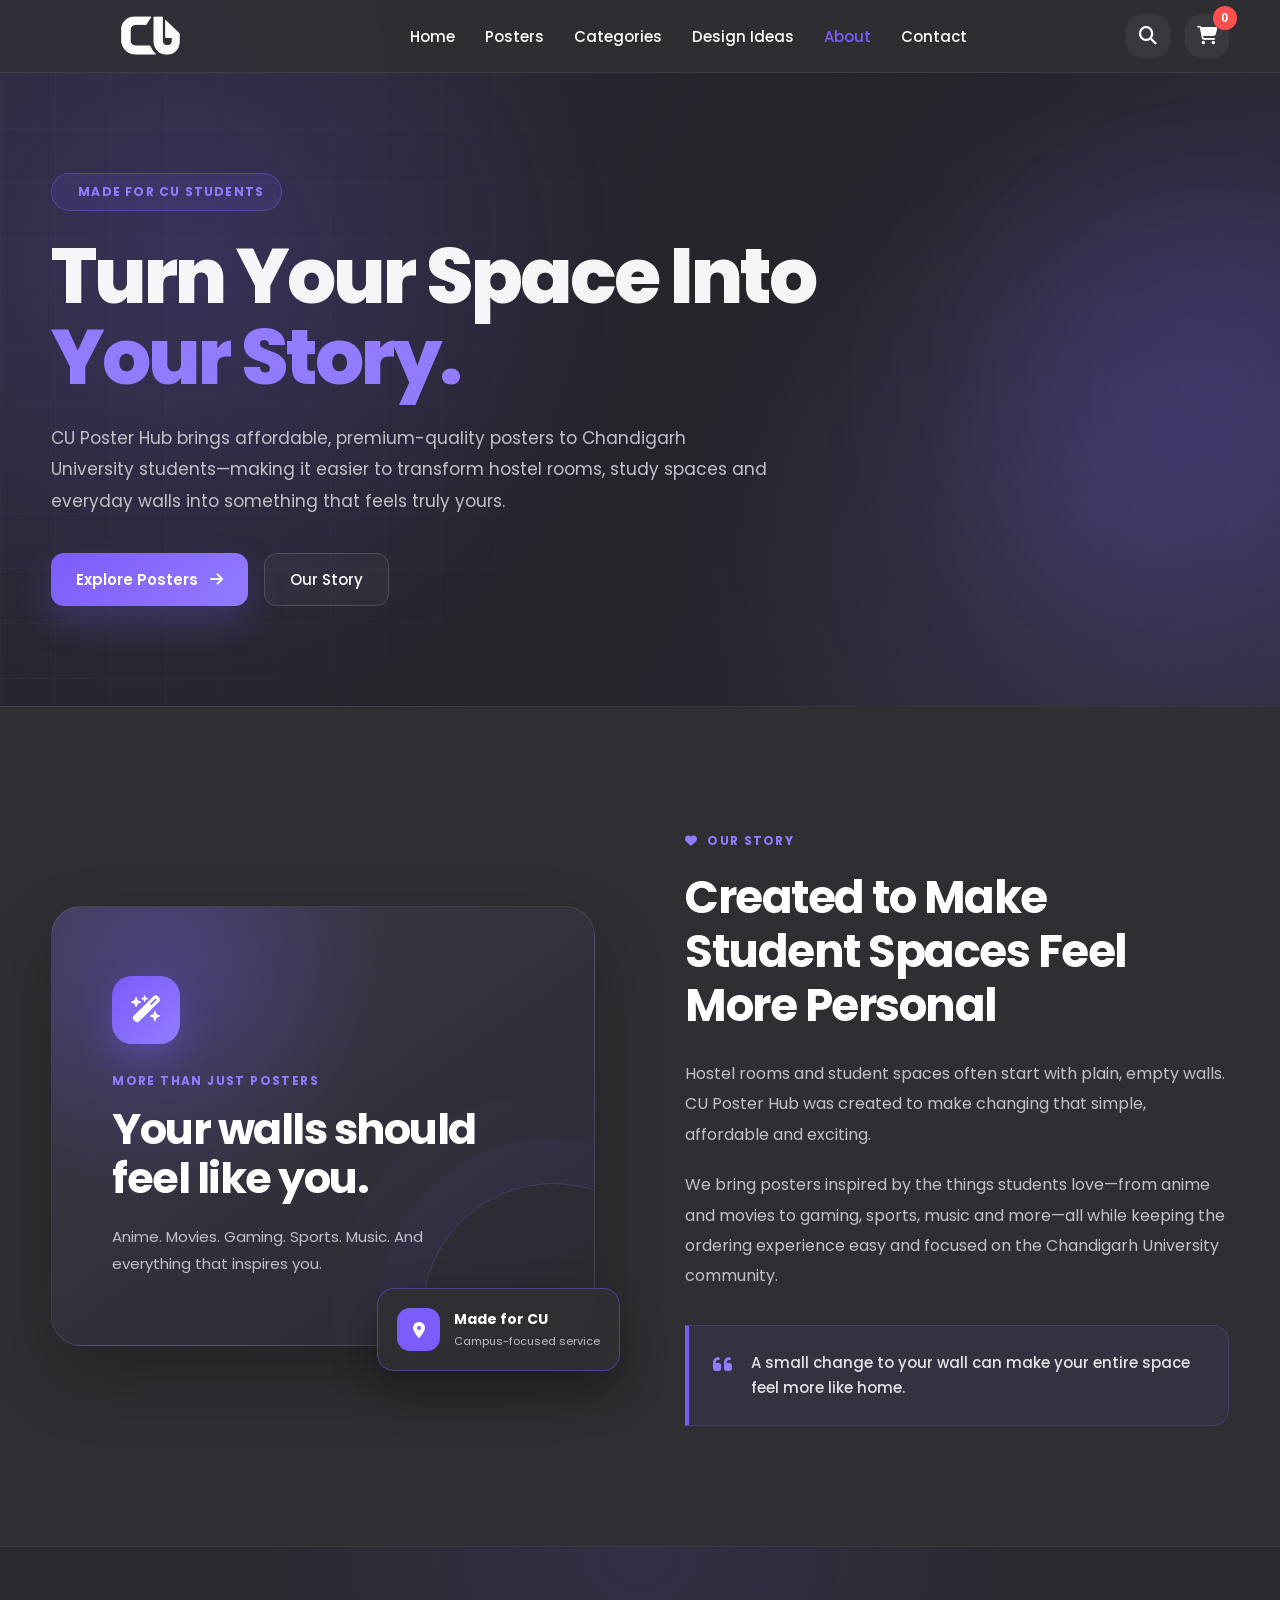
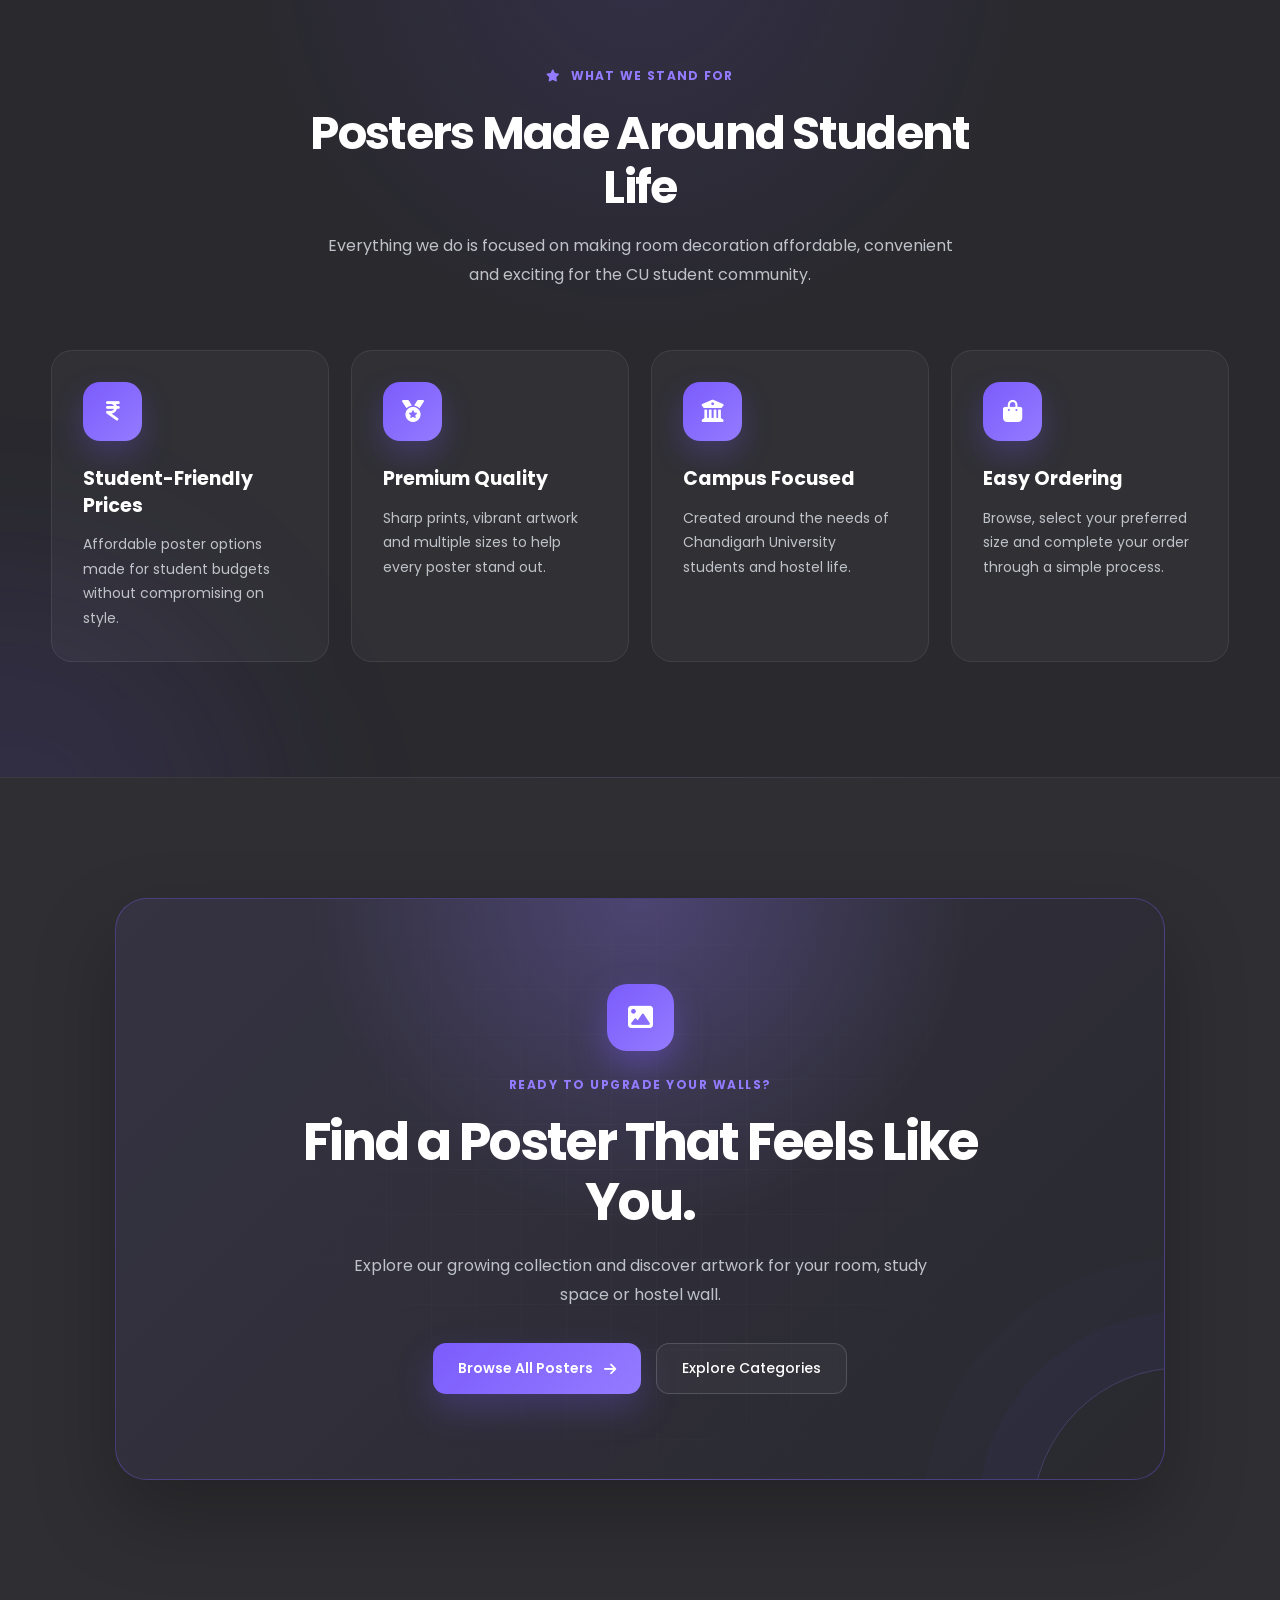
<file: about.html>
<!DOCTYPE html>

<html lang="en">

<head>

    <meta charset="UTF-8">

    <meta
        name="viewport"
        content="width=device-width, initial-scale=1.0"
    >

    <title>About Us | CU Poster Hub</title>

    <meta
        name="description"
        content="Learn more about CU Poster Hub and our mission to provide affordable premium posters for Chandigarh University students."
    >


    <!-- FAVICON -->

    <link
        rel="icon"
        type="image/png"
        href="assets/logo/favicon.png"
    >


    <!-- GOOGLE FONT -->

    <link rel="preconnect" href="https://fonts.googleapis.com">

    <link
        rel="preconnect"
        href="https://fonts.gstatic.com"
        crossorigin
    >

    <link
        href="https://fonts.googleapis.com/css2?family=Poppins:wght@300;400;500;600;700;800&display=swap"
        rel="stylesheet"
    >


    <!-- FONT AWESOME -->

    <link
        rel="stylesheet"
        href="https://cdnjs.cloudflare.com/ajax/libs/font-awesome/6.7.2/css/all.min.css"
    >


    <!-- MAIN CSS -->

    <link
        rel="stylesheet"
        href="style.css"
    >

</head>


<body class="about-page">


    <!-- BACKGROUND GLOW -->

    <div class="bg-glow glow-1"></div>

    <div class="bg-glow glow-2"></div>

<!-- =========================================
NAVBAR
========================================== -->

<header class="navbar">

    <div class="container">

        <div class="nav-wrapper">


            <!-- LOGO -->

            <a href="index.html" class="logo">

                <div class="logo-icon">

                    <img
                        src="assets/logo/logo.png"
                        alt="CU Poster Hub Logo"
                    >

                </div>

            </a>


            <!-- NAVIGATION -->

            <nav class="nav-links">

                <a href="index.html">

                    Home

                </a>


                <a href="posters.html">

                    Posters

                </a>


                <a href="categories.html">

                    Categories

                </a>


                <a href="index.html#designIdeas">

                    Design Ideas

                </a>


                <a
                    href="about.html"
                    class="active"
                >

                    About

                </a>


                <a href="contact.html">

                    Contact

                </a>

            </nav>


            <!-- RIGHT SIDE -->

            <div class="nav-right">


                <button
                    class="icon-btn"
                    type="button"
                    aria-label="Search posters"
                >

                    <i class="fa-solid fa-magnifying-glass"></i>

                </button>


                <button
                    class="icon-btn cart-btn"
                    type="button"
                    aria-label="Open cart"
                >

                    <i class="fa-solid fa-cart-shopping"></i>

                    <span id="cartCount">

                        0

                    </span>

                </button>


            </div>

        </div>

    </div>

</header>

    <!-- =========================================
ABOUT PAGE
========================================== -->

<main>


    <!-- =========================================
    ABOUT HERO
    ========================================== -->

    <section class="about-hero">

        <div class="container">

            <div class="about-hero-content">


                <span class="about-hero-tag">

                    <i class="fa-solid fa-sparkles"></i>

                    MADE FOR CU STUDENTS

                </span>


                <h1>

                    Turn Your Space Into

                    <span>Your Story.</span>

                </h1>


                <p>

                    CU Poster Hub brings affordable, premium-quality
                    posters to Chandigarh University students—making
                    it easier to transform hostel rooms, study spaces
                    and everyday walls into something that feels
                    truly yours.

                </p>


                <div class="about-hero-buttons">


                    <a
                        href="posters.html"
                        class="about-primary-btn"
                    >

                        Explore Posters

                        <i class="fa-solid fa-arrow-right"></i>

                    </a>


                    <a
                        href="#ourStory"
                        class="about-secondary-btn"
                    >

                        Our Story

                    </a>


                </div>


            </div>

        </div>

    </section>

    <!-- =========================================
OUR STORY SECTION
========================================== -->

<section
    class="about-story"
    id="ourStory"
>

    <div class="container">

        <div class="about-story-layout">


            <!-- LEFT SIDE -->

            <div class="about-story-visual">


                <div class="story-visual-main">

                    <div class="story-visual-icon">

                        <i class="fa-solid fa-wand-magic-sparkles"></i>

                    </div>


                    <span>

                        MORE THAN JUST POSTERS

                    </span>


                    <h2>

                        Your walls should
                        feel like you.

                    </h2>


                    <p>

                        Anime. Movies. Gaming.
                        Sports. Music. And everything
                        that inspires you.

                    </p>

                </div>


                <div class="story-floating-card">


                    <i class="fa-solid fa-location-dot"></i>


                    <div>

                        <strong>

                            Made for CU

                        </strong>

                        <span>

                            Campus-focused service

                        </span>

                    </div>


                </div>


            </div>



            <!-- RIGHT SIDE -->

            <div class="about-story-content">


                <span class="about-section-label">

                    <i class="fa-solid fa-heart"></i>

                    OUR STORY

                </span>


                <h2>

                    Created to Make Student
                    Spaces Feel More Personal

                </h2>


                <p>

                    Hostel rooms and student spaces often start
                    with plain, empty walls. CU Poster Hub was
                    created to make changing that simple,
                    affordable and exciting.

                </p>


                <p>

                    We bring posters inspired by the things
                    students love—from anime and movies to
                    gaming, sports, music and more—all while
                    keeping the ordering experience easy and
                    focused on the Chandigarh University
                    community.

                </p>


                <div class="about-story-highlight">


                    <i class="fa-solid fa-quote-left"></i>


                    <p>

                        A small change to your wall can make
                        your entire space feel more like home.

                    </p>


                </div>


            </div>


        </div>

    </div>

</section>

<!-- =========================================
WHAT WE STAND FOR
========================================== -->

<section class="about-values">

    <div class="container">


        <div class="about-values-heading">


            <span class="about-section-label">

                <i class="fa-solid fa-star"></i>

                WHAT WE STAND FOR

            </span>


            <h2>

                Posters Made Around
                Student Life

            </h2>


            <p>

                Everything we do is focused on making room
                decoration affordable, convenient and exciting
                for the CU student community.

            </p>


        </div>



        <div class="about-values-grid">


            <!-- AFFORDABLE -->

            <article class="about-value-card">


                <div class="about-value-icon">

                    <i class="fa-solid fa-indian-rupee-sign"></i>

                </div>


                <h3>

                    Student-Friendly Prices

                </h3>


                <p>

                    Affordable poster options made for student
                    budgets without compromising on style.

                </p>


            </article>



            <!-- QUALITY -->

            <article class="about-value-card">


                <div class="about-value-icon">

                    <i class="fa-solid fa-medal"></i>

                </div>


                <h3>

                    Premium Quality

                </h3>


                <p>

                    Sharp prints, vibrant artwork and multiple
                    sizes to help every poster stand out.

                </p>


            </article>



            <!-- CAMPUS -->

            <article class="about-value-card">


                <div class="about-value-icon">

                    <i class="fa-solid fa-building-columns"></i>

                </div>


                <h3>

                    Campus Focused

                </h3>


                <p>

                    Created around the needs of Chandigarh
                    University students and hostel life.

                </p>


            </article>



            <!-- ORDERING -->

            <article class="about-value-card">


                <div class="about-value-icon">

                    <i class="fa-solid fa-bag-shopping"></i>

                </div>


                <h3>

                    Easy Ordering

                </h3>


                <p>

                    Browse, select your preferred size and
                    complete your order through a simple process.

                </p>


            </article>


        </div>

    </div>

</section>

<!-- =========================================
ABOUT CALL TO ACTION
========================================== -->

<section class="about-cta">

    <div class="container">

        <div class="about-cta-box">


            <div class="about-cta-icon">

                <i class="fa-solid fa-image"></i>

            </div>


            <span>

                READY TO UPGRADE YOUR WALLS?

            </span>


            <h2>

                Find a Poster That
                Feels Like You.

            </h2>


            <p>

                Explore our growing collection and discover
                artwork for your room, study space or hostel wall.

            </p>


            <div class="about-cta-buttons">


                <a
                    href="posters.html"
                    class="about-cta-primary"
                >

                    Browse All Posters

                    <i class="fa-solid fa-arrow-right"></i>

                </a>


                <a
                    href="categories.html"
                    class="about-cta-secondary"
                >

                    Explore Categories

                </a>


            </div>


        </div>

    </div>

</section>


</main>


    <script src="script.js"></script>

</body>

</html>
</file>
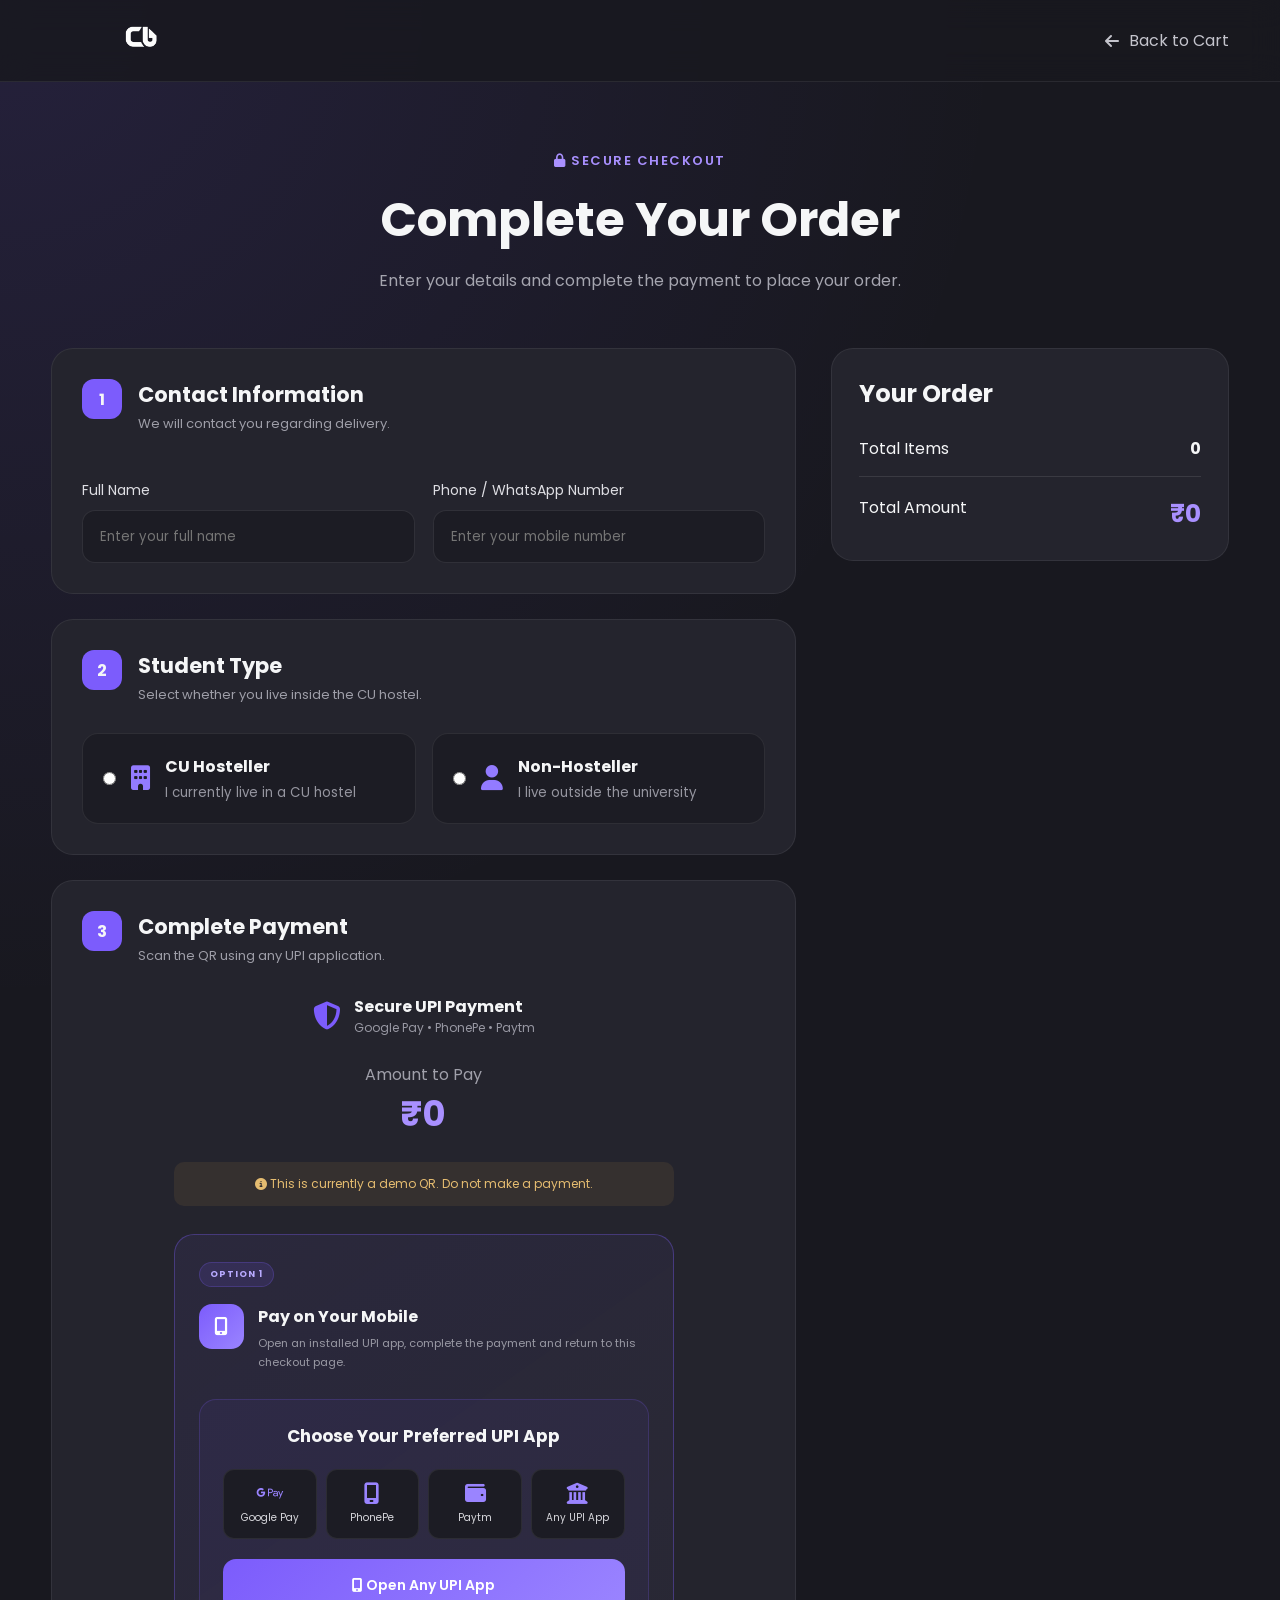
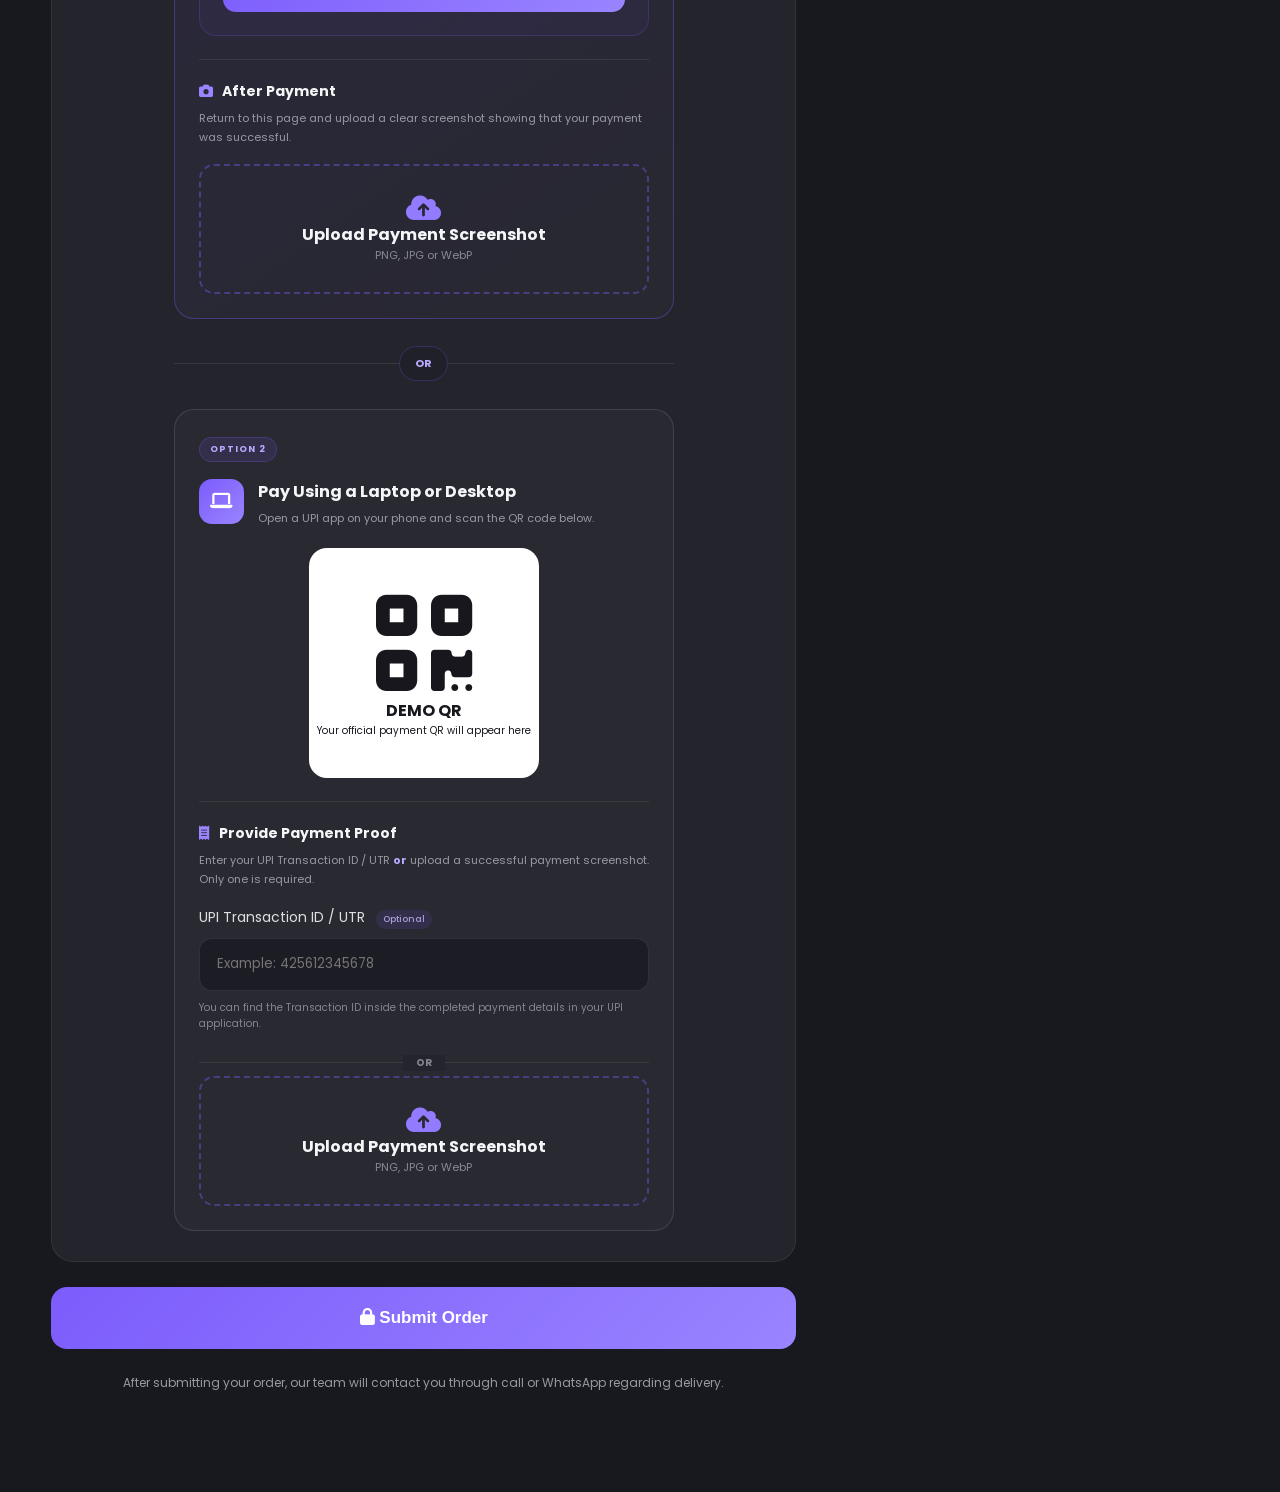
<file: checkout.html>
<!DOCTYPE html>

<html lang="en">

<head>

    <meta charset="UTF-8">

    <meta name="viewport" content="width=device-width, initial-scale=1.0">

    <title>Checkout | CU Poster Hub</title>

    <link rel="icon" type="image/png" href="assets/logo/favicon.png">

    <link rel="preconnect" href="https://fonts.googleapis.com">

    <link rel="preconnect" href="https://fonts.gstatic.com" crossorigin>

    <link href="https://fonts.googleapis.com/css2?family=Poppins:wght@300;400;500;600;700;800&display=swap"
        rel="stylesheet">

    <link rel="stylesheet" href="https://cdnjs.cloudflare.com/ajax/libs/font-awesome/6.7.2/css/all.min.css">

    <link rel="stylesheet" href="style.css">

</head>


<body class="checkout-page">


    <header class="checkout-navbar">

        <div class="container checkout-nav-content">

            <a href="index.html" class="checkout-logo">

                <img src="assets/logo/logo.png" alt="CU Poster Hub">

            </a>


            <a href="index.html" class="back-to-cart">

                <i class="fa-solid fa-arrow-left"></i>

                Back to Cart

            </a>

        </div>

    </header>


    <main class="checkout-container">


        <div class="checkout-heading">

            <span>

                <i class="fa-solid fa-lock"></i>

                SECURE CHECKOUT

            </span>

            <h1>Complete Your Order</h1>

            <p>

                Enter your details and complete the payment
                to place your order.

            </p>

        </div>


        <div class="checkout-layout">


            <!-- ==========================================
CUSTOMER DETAILS
========================================== -->

            <section class="checkout-form-side">


                <div class="checkout-section">

                    <div class="checkout-section-title">

                        <div>1</div>

                        <section>

                            <h2>Contact Information</h2>

                            <p>
                                We will contact you regarding delivery.
                            </p>

                        </section>

                    </div>


                    <div class="checkout-input-grid">


                        <div class="checkout-field">

                            <label for="customerName">

                                Full Name

                            </label>

                            <input id="customerName" type="text" placeholder="Enter your full name" required>

                        </div>


                        <div class="checkout-field">

                            <label for="customerPhone">

                                Phone / WhatsApp Number

                            </label>

                            <input id="customerPhone" type="tel" placeholder="Enter your mobile number" maxlength="10"
                                required>

                        </div>


                    </div>

                </div>


                <!-- ==========================================
STUDENT TYPE
========================================== -->

                <div class="checkout-section">


                    <div class="checkout-section-title">

                        <div>2</div>

                        <section>

                            <h2>Student Type</h2>

                            <p>
                                Select whether you live inside
                                the CU hostel.
                            </p>

                        </section>

                    </div>


                    <div class="student-type-options">


                        <label class="student-type-card">

                            <input type="radio" name="studentType" value="hosteller">

                            <i class="fa-solid fa-building"></i>

                            <span>

                                <strong>CU Hosteller</strong>

                                <small>
                                    I currently live in a CU hostel
                                </small>

                            </span>

                        </label>


                        <label class="student-type-card">

                            <input type="radio" name="studentType" value="non-hosteller">

                            <i class="fa-solid fa-user"></i>

                            <span>

                                <strong>Non-Hosteller</strong>

                                <small>
                                    I live outside the university
                                </small>

                            </span>

                        </label>


                    </div>


                    <!-- HOSTEL DETAILS -->


                    <div class="hostel-details" id="hostelDetails">


                        <div class="checkout-input-grid">


                            <div class="checkout-field">

                                <label for="hostelName">

                                    Hostel Name / Block

                                </label>

                                <input id="hostelName" type="text" placeholder="Example: NC-3">

                            </div>


                            <div class="checkout-field">

                                <label for="roomNumber">

                                    Room Number

                                </label>

                                <input id="roomNumber" type="text" placeholder="Enter room number">

                            </div>


                        </div>


                    </div>


                </div>


                <!-- ==========================================
PAYMENT
========================================== -->


                <div class="checkout-section">


                    <div class="checkout-section-title">

                        <div>3</div>

                        <section>

                            <h2>Complete Payment</h2>

                            <p>
                                Scan the QR using any UPI application.
                            </p>

                        </section>

                    </div>


                    <div class="payment-box">


                        <div class="payment-heading">

                            <i class="fa-solid fa-shield-halved"></i>

                            <div>

                                <strong>Secure UPI Payment</strong>

                                <span>
                                    Google Pay • PhonePe • Paytm
                                </span>

                            </div>

                        </div>





                        <div class="payment-total">

                            <span>Amount to Pay</span>

                            <strong id="checkoutPaymentTotal">

                                ₹0

                            </strong>

                        </div>


                        <p class="payment-warning">

                            <i class="fa-solid fa-circle-info"></i>

                            This is currently a demo QR.
                            Do not make a payment.

                        </p>





<!-- ==========================================
OPTION 1 — MOBILE UPI PAYMENT
========================================== -->

<div class="payment-method-card mobile-payment-method">

    <div class="payment-method-badge">

        OPTION 1

    </div>


    <div class="payment-method-title">

        <i class="fa-solid fa-mobile-screen-button"></i>

        <div>

            <h3>Pay on Your Mobile</h3>

            <p>

                Open an installed UPI app,
                complete the payment and return
                to this checkout page.

            </p>

        </div>

    </div>


    <div class="upi-payment-options">

        <h3>

            Choose Your Preferred UPI App

        </h3>


        <div class="supported-upi-apps">

            <button
                type="button"
                class="upi-app-option"
                data-upi-app="gpay"
            >

                <i class="fa-brands fa-google-pay"></i>

                Google Pay

            </button>


            <button
                type="button"
                class="upi-app-option"
                data-upi-app="phonepe"
            >

                <i class="fa-solid fa-mobile-screen"></i>

                PhonePe

            </button>


            <button
                type="button"
                class="upi-app-option"
                data-upi-app="paytm"
            >

                <i class="fa-solid fa-wallet"></i>

                Paytm

            </button>


            <button
                type="button"
                class="upi-app-option"
                data-upi-app="any"
            >

                <i class="fa-solid fa-building-columns"></i>

                Any UPI App

            </button>

        </div>


        <button
            type="button"
            class="open-upi-btn"
            id="openUpiApp"
        >

            <i class="fa-solid fa-mobile-screen-button"></i>

            Open Any UPI App

        </button>

    </div>


    <div class="method-payment-proof">

        <h4>

            <i class="fa-solid fa-camera"></i>

            After Payment

        </h4>


        <p>

            Return to this page and upload a
            clear screenshot showing that your
            payment was successful.

        </p>


        <label class="payment-upload">

            <input
                id="appPaymentScreenshot"
                type="file"
                accept="image/png,image/jpeg,image/webp"
            >


            <i
                class="fa-solid fa-cloud-arrow-up"
                id="appUploadIcon"
            ></i>


            <strong id="appUploadText">

                Upload Payment Screenshot

            </strong>


            <span id="appUploadFileName">

                PNG, JPG or WebP

            </span>

        </label>

    </div>

</div>


<!-- PAYMENT METHOD SEPARATOR -->

<div class="payment-method-separator">

    <span>OR</span>

</div>


<!-- ==========================================
OPTION 2 — LAPTOP / DESKTOP QR PAYMENT
========================================== -->

<div class="payment-method-card desktop-payment-method">

    <div class="payment-method-badge">

        OPTION 2

    </div>


    <div class="payment-method-title">

        <i class="fa-solid fa-laptop"></i>

        <div>

            <h3>Pay Using a Laptop or Desktop</h3>

            <p>

                Open a UPI app on your phone
                and scan the QR code below.

            </p>

        </div>

    </div>


    <div class="demo-qr">

        <i class="fa-solid fa-qrcode"></i>

        <strong>DEMO QR</strong>

        <span>

            Your official payment QR will appear here

        </span>

    </div>


    <div class="method-payment-proof">

        <h4>

            <i class="fa-solid fa-receipt"></i>

            Provide Payment Proof

        </h4>


        <p>

            Enter your UPI Transaction ID / UTR
            <strong>or</strong> upload a successful
            payment screenshot. Only one is required.

        </p>


        <div class="checkout-field">

            <label for="transactionId">

                UPI Transaction ID / UTR

                <span class="optional-label">

                    Optional

                </span>

            </label>


            <input
                id="transactionId"
                type="text"
                placeholder="Example: 425612345678"
                autocomplete="off"
            >


            <small class="payment-field-help">

                You can find the Transaction ID
                inside the completed payment details
                in your UPI application.

            </small>

        </div>


        <div class="payment-proof-divider">

            <span>OR</span>

        </div>


        <label class="payment-upload">

            <input
                id="qrPaymentScreenshot"
                type="file"
                accept="image/png,image/jpeg,image/webp"
            >


            <i
                class="fa-solid fa-cloud-arrow-up"
                id="qrUploadIcon"
            ></i>


            <strong id="qrUploadText">

                Upload Payment Screenshot

            </strong>


            <span id="qrUploadFileName">

                PNG, JPG or WebP

            </span>

        </label>

    </div>

</div>


                    </div>


                </div>


                <button class="submit-order-btn" id="submitOrder">

                    <i class="fa-solid fa-lock"></i>

                    Submit Order

                </button>


                <p class="checkout-contact-note">

                    After submitting your order, our team will
                    contact you through call or WhatsApp regarding delivery.

                </p>


            </section>


            <!-- ==========================================
ORDER SUMMARY
========================================== -->


            <aside class="checkout-summary">


                <h2>Your Order</h2>


                <div id="checkoutItems">

                </div>


                <div class="checkout-price-summary">


                    <div>

                        <span>Total Items</span>

                        <strong id="checkoutItemCount">

                            0

                        </strong>

                    </div>


                    <div class="checkout-final-total">

                        <span>Total Amount</span>

                        <strong id="checkoutTotal">

                            ₹0

                        </strong>

                    </div>


                </div>


            </aside>


        </div>


    </main>


    <script>


        const checkoutCart =

            JSON.parse(

                localStorage.getItem("cuPosterCart")

            ) || [];


        const checkoutItems =

            document.getElementById("checkoutItems");


        const checkoutTotal =

            document.getElementById("checkoutTotal");


        const checkoutPaymentTotal =

            document.getElementById("checkoutPaymentTotal");


        const checkoutItemCount =

            document.getElementById("checkoutItemCount");


        let finalPrice = 0;

        let finalQuantity = 0;
        const tapeAdded =

localStorage.getItem("cuPosterTapeAdded") === "true";


if (tapeAdded) {

    finalPrice += 60;

    finalQuantity += 1;

}


        checkoutCart.forEach(item => {


            const itemTotal =

                Number(item.price) * item.quantity;


            finalPrice += itemTotal;

            finalQuantity += item.quantity;


            checkoutItems.innerHTML += `


<div class="checkout-order-item">


<img

src="${item.image}"

alt="${item.name}"

>


<div>


<h3>

${item.name}

</h3>


<p>

Size: ${item.size}

</p>


<span>

₹${item.price}

× ${item.quantity}

</span>


</div>


<strong>

₹${itemTotal}

</strong>


</div>


`;


        });

        /* ==========================================================
DISPLAY DOUBLE-SIDED TAPE IN ORDER SUMMARY
========================================================== */

if (tapeAdded) {

    checkoutItems.innerHTML += `

        <div class="checkout-order-item">

            <div class="checkout-tape-icon">

                <i class="fa-solid fa-tape"></i>

            </div>


            <div>

                <h3>
                    Double-Sided Poster Tape
                </h3>

                <p>
                    Poster Mounting Add-on
                </p>

                <span>
                    ₹60 × 1
                </span>

            </div>


            <strong>
                ₹60
            </strong>

        </div>

    `;

}


        checkoutTotal.textContent =

            `₹${finalPrice}`;


        checkoutPaymentTotal.textContent =

            `₹${finalPrice}`;


        checkoutItemCount.textContent =

            finalQuantity;


        /* HOSTEL SELECTION */


        const studentOptions =

            document.querySelectorAll(

                'input[name="studentType"]'

            );


        const hostelDetails =

            document.getElementById(

                "hostelDetails"

            );


        studentOptions.forEach(option => {


            option.addEventListener(

                "change",

                () => {


                    if (

                        option.value === "hosteller"

                    ) {


                        hostelDetails.classList.add(

                            "active"

                        );


                    }


                    else {


                        hostelDetails.classList.remove(

                            "active"

                        );


                    }


                });


        });
        /* ==========================================================
        SAVE AND RESTORE CHECKOUT DETAILS
        ========================================================== */

        const checkoutFields = [

            "customerName",

            "customerPhone",

            "hostelName",

            "roomNumber"

        ];


        checkoutFields.forEach(fieldId => {

            const field =

                document.getElementById(fieldId);


            const savedValue =

                localStorage.getItem(

                    `cuCheckout_${fieldId}`

                );


            if (savedValue) {

                field.value = savedValue;

            }


            field.addEventListener(

                "input",

                () => {

                    localStorage.setItem(

                        `cuCheckout_${fieldId}`,

                        field.value

                    );

                }

            );

        });


        /* ==========================================================
        SAVE STUDENT TYPE
        ========================================================== */

        const savedStudentType =

            localStorage.getItem(

                "cuCheckout_studentType"

            );


        if (savedStudentType) {

            const savedOption =

                document.querySelector(

                    `input[name="studentType"][value="${savedStudentType}"]`

                );


            if (savedOption) {

                savedOption.checked = true;


                if (

                    savedStudentType ===

                    "hosteller"

                ) {

                    hostelDetails.classList.add(

                        "active"

                    );

                }

            }

        }


        studentOptions.forEach(option => {

            option.addEventListener(

                "change",

                () => {

                    localStorage.setItem(

                        "cuCheckout_studentType",

                        option.value

                    );

                }

            );

        });


        /* ==========================================================
PAYMENT SCREENSHOT PREVIEW
========================================================== */

function setupPaymentScreenshot(

    inputId,

    iconId,

    textId,

    fileNameId

) {

    const screenshotInput =

        document.getElementById(inputId);


    const screenshotIcon =

        document.getElementById(iconId);


    const screenshotText =

        document.getElementById(textId);


    const screenshotFileName =

        document.getElementById(fileNameId);


    screenshotInput.addEventListener(

        "change",

        () => {


            const selectedFile =

                screenshotInput.files[0];


            if (!selectedFile) {

                return;

            }


            screenshotIcon.className =

                "fa-solid fa-circle-check";


            screenshotText.textContent =

                "Payment Screenshot Attached";


            screenshotFileName.textContent =

                selectedFile.name;


            screenshotInput

                .closest(".payment-upload")

                .classList.add(

                    "file-selected"

                );

        }

    );

}


/* MOBILE UPI PAYMENT SCREENSHOT */

setupPaymentScreenshot(

    "appPaymentScreenshot",

    "appUploadIcon",

    "appUploadText",

    "appUploadFileName"

);


/* LAPTOP QR PAYMENT SCREENSHOT */

setupPaymentScreenshot(

    "qrPaymentScreenshot",

    "qrUploadIcon",

    "qrUploadText",

    "qrUploadFileName"

);


        /* ==========================================================
        UPI PAYMENT
        ========================================================== */

        const upiId = "9140614503@ybl";

        const receiverName = "CU Poster Hub LTD";


        function getPaymentAmount() {

            return checkoutCart.reduce(

                (total, item) => {

                    return total +

                        (
                            Number(item.price) *
                            Number(item.quantity)
                        );

                },

                0

            );

        }


        function createUpiPaymentLink() {

            const paymentAmount =

                getPaymentAmount();


            if (paymentAmount <= 0) {

                alert("Your cart is empty.");

                return null;

            }


            const paymentNote =

                "CU Poster Hub Order";


            return (

                "upi://pay" +

                "?pa=" +

                encodeURIComponent(upiId) +

                "&pn=" +

                encodeURIComponent(receiverName) +

                "&am=" +

                paymentAmount.toFixed(2) +

                "&cu=INR" +

                "&tn=" +

                encodeURIComponent(paymentNote)

            );

        }


        function openUpiPayment() {

            const upiLink = createUpiPaymentLink();

            if (!upiLink) {

                return;

            }

            const upiParameters =

                upiLink.replace("upi://pay?", "");


            const androidIntent =

                "intent://pay?" +

                upiParameters +

                "#Intent;" +

                "scheme=upi;" +

                "action=android.intent.action.VIEW;" +

                "category=android.intent.category.BROWSABLE;" +

                "end";


            window.location.href = androidIntent;

        }


        /* LARGE OPEN ANY UPI APP BUTTON */

        document
            .getElementById("openUpiApp")
            .addEventListener(

                "click",

                openUpiPayment

            );


        /* GOOGLE PAY, PHONEPE, PAYTM AND ANY UPI CARDS */

        document
            .querySelectorAll(".upi-app-option")
            .forEach(button => {

                button.addEventListener(

                    "click",

                    openUpiPayment

                );

            });


        /* SUBMIT ORDER */


        document
            .getElementById("submitOrder")
            .addEventListener(

                "click",

                () => {


                    alert(

                        "Order submission will be connected when the backend is added."

                    );


                });


    </script>


</body>

</html>
</file>
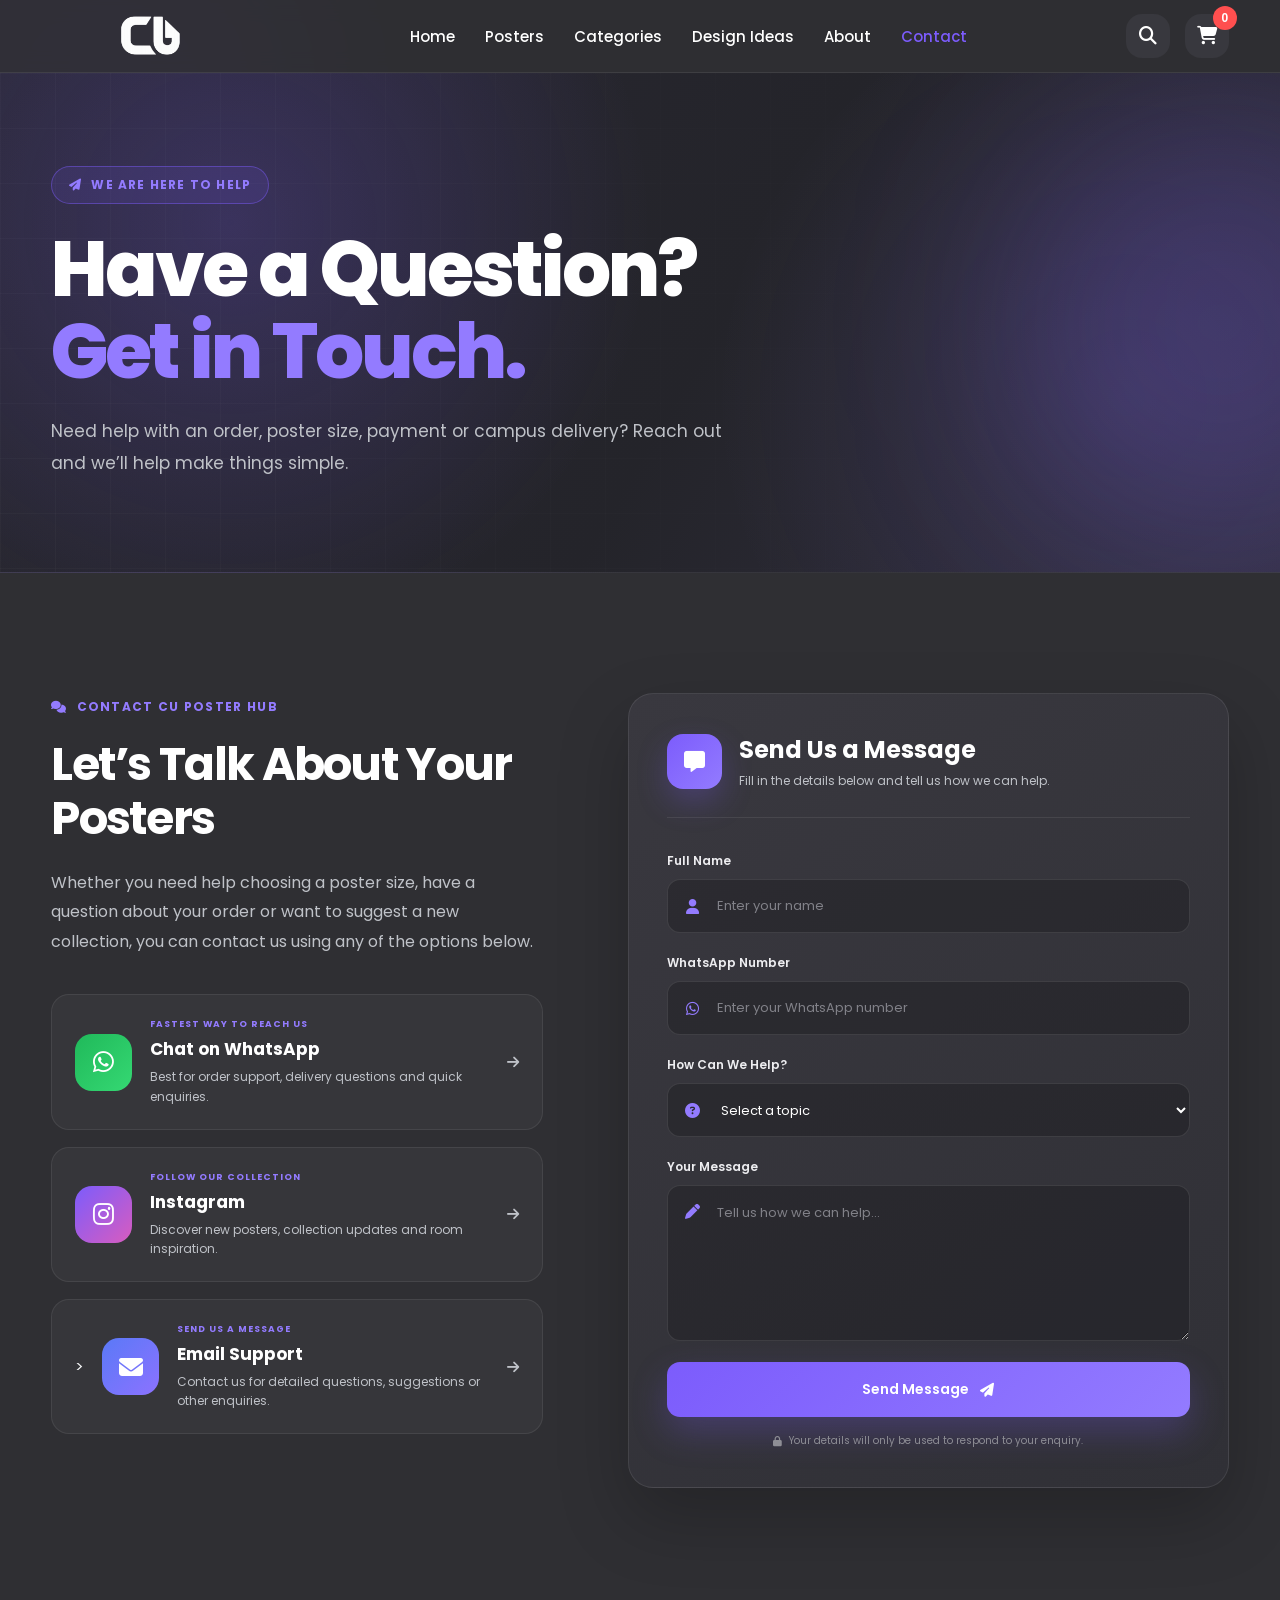
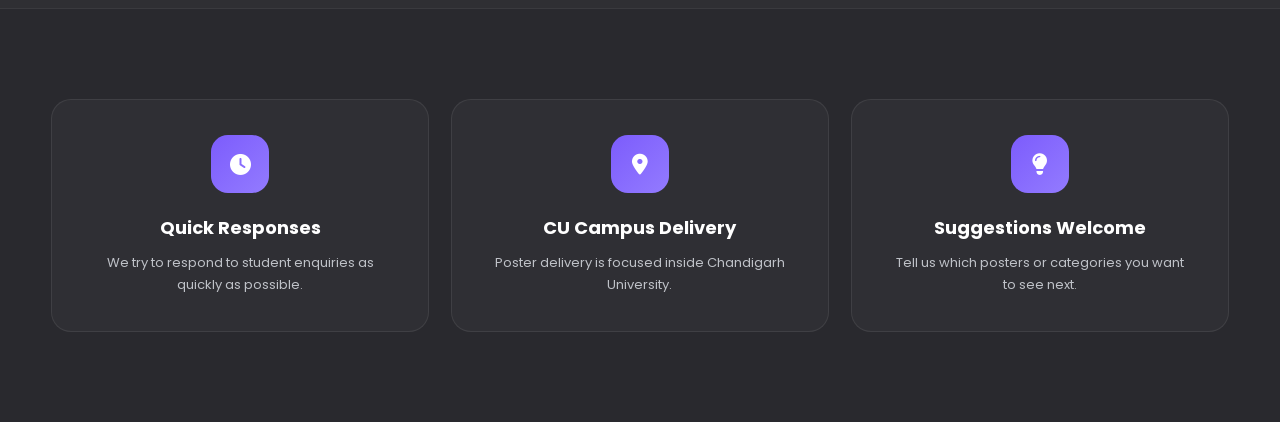
<file: contact.html>
<!DOCTYPE html>

<html lang="en">

<head>

    <meta charset="UTF-8">

    <meta
        name="viewport"
        content="width=device-width, initial-scale=1.0"
    >

    <title>Contact Us | CU Poster Hub</title>

    <meta
        name="description"
        content="Contact CU Poster Hub for poster orders, delivery questions, payment support and other enquiries."
    >


    <!-- FAVICON -->

    <link
        rel="icon"
        type="image/png"
        href="assets/logo/favicon.png"
    >


    <!-- GOOGLE FONT -->

    <link rel="preconnect" href="https://fonts.googleapis.com">

    <link
        rel="preconnect"
        href="https://fonts.gstatic.com"
        crossorigin
    >

    <link
        href="https://fonts.googleapis.com/css2?family=Poppins:wght@300;400;500;600;700;800&display=swap"
        rel="stylesheet"
    >


    <!-- FONT AWESOME -->

    <link
        rel="stylesheet"
        href="https://cdnjs.cloudflare.com/ajax/libs/font-awesome/6.7.2/css/all.min.css"
    >


    <!-- MAIN CSS -->

    <link
        rel="stylesheet"
        href="style.css"
    >

</head>


<body class="contact-page">


    <!-- BACKGROUND GLOW -->

    <div class="bg-glow glow-1"></div>

    <div class="bg-glow glow-2"></div>



    <!-- =========================================
    NAVBAR
    ========================================== -->

    <header class="navbar">

        <div class="container">

            <div class="nav-wrapper">


                <!-- LOGO -->

                <a
                    href="index.html"
                    class="logo"
                >

                    <div class="logo-icon">

                        <img
                            src="assets/logo/logo.png"
                            alt="CU Poster Hub Logo"
                        >

                    </div>

                </a>


                <!-- NAVIGATION -->

                <nav class="nav-links">


                    <a href="index.html">

                        Home

                    </a>


                    <a href="posters.html">

                        Posters

                    </a>


                    <a href="categories.html">

                        Categories

                    </a>


                    <a href="index.html#designIdeas">

                        Design Ideas

                    </a>


                    <a href="about.html">

                        About

                    </a>


                    <a
                        href="contact.html"
                        class="active"
                    >

                        Contact

                    </a>


                </nav>


                <!-- RIGHT SIDE -->

                <div class="nav-right">


                    <button
                        class="icon-btn"
                        type="button"
                        aria-label="Search posters"
                    >

                        <i class="fa-solid fa-magnifying-glass"></i>

                    </button>


                    <button
                        class="icon-btn cart-btn"
                        type="button"
                        aria-label="Open cart"
                    >

                        <i class="fa-solid fa-cart-shopping"></i>


                        <span id="cartCount">

                            0

                        </span>


                    </button>


                </div>

            </div>

        </div>

    </header>



    <!-- =========================================
    CONTACT PAGE
    ========================================== -->

    <main>


        <!-- =========================================
        CONTACT HERO
        ========================================== -->

        <section class="contact-hero">

            <div class="container">

                <div class="contact-hero-content">


                    <span class="contact-hero-tag">

                        <i class="fa-solid fa-paper-plane"></i>

                        WE ARE HERE TO HELP

                    </span>


                    <h1>

                        Have a Question?

                        <span>

                            Get in Touch.

                        </span>

                    </h1>


                    <p>

                        Need help with an order, poster size,
                        payment or campus delivery? Reach out
                        and we’ll help make things simple.

                    </p>


                </div>

            </div>

        </section>



        <!-- =========================================
        CONTACT INFORMATION
        ========================================== -->

        <section class="contact-main-section">

            <div class="container">


                <div class="contact-layout">



                    <!-- =========================================
                    LEFT SIDE
                    ========================================== -->

                    <div class="contact-information">


                        <span class="about-section-label">

                            <i class="fa-solid fa-comments"></i>

                            CONTACT CU POSTER HUB

                        </span>


                        <h2>

                            Let’s Talk About
                            Your Posters

                        </h2>


                        <p class="contact-intro">

                            Whether you need help choosing a
                            poster size, have a question about
                            your order or want to suggest a new
                            collection, you can contact us using
                            any of the options below.

                        </p>



                        <!-- WHATSAPP -->

                        <a
                            href="#"
                            class="contact-method-card"
                        >


                            <div class="contact-method-icon whatsapp-contact-icon">

                                <i class="fa-brands fa-whatsapp"></i>

                            </div>


                            <div class="contact-method-content">


                                <span>

                                    FASTEST WAY TO REACH US

                                </span>


                                <h3>

                                    Chat on WhatsApp

                                </h3>


                                <p>

                                    Best for order support,
                                    delivery questions and
                                    quick enquiries.

                                </p>


                            </div>


                            <i class="fa-solid fa-arrow-right contact-method-arrow"></i>


                        </a>



                        <!-- INSTAGRAM -->

                        <a
                            href="#"
                            class="contact-method-card"
                        >


                            <div class="contact-method-icon instagram-contact-icon">

                                <i class="fa-brands fa-instagram"></i>

                            </div>


                            <div class="contact-method-content">


                                <span>

                                    FOLLOW OUR COLLECTION

                                </span>


                                <h3>

                                    Instagram

                                </h3>


                                <p>

                                    Discover new posters,
                                    collection updates and
                                    room inspiration.

                                </p>


                            </div>


                            <i class="fa-solid fa-arrow-right contact-method-arrow"></i>


                        </a>



                        <!-- EMAIL -->

                        <a
                            <a
    href="https://mail.google.com/mail/?view=cm&fs=1&to=cumart405@gmail.com"
    target="_blank"
    class="contact-method-card"
>
                        
                        >


                            <div class="contact-method-icon email-contact-icon">

                                <i class="fa-solid fa-envelope"></i>

                            </div>


                            <div class="contact-method-content">


                                <span>

                                    SEND US A MESSAGE

                                </span>


                                <h3>

                                    Email Support

                                </h3>


                                <p>

                                    Contact us for detailed
                                    questions, suggestions or
                                    other enquiries.

                                </p>


                            </div>


                            <i class="fa-solid fa-arrow-right contact-method-arrow"></i>


                        </a>


                    </div>



                    <!-- =========================================
                    RIGHT SIDE — CONTACT FORM
                    ========================================== -->

                    <div class="contact-form-card">


                        <div class="contact-form-heading">


                            <div class="contact-form-heading-icon">

                                <i class="fa-solid fa-message"></i>

                            </div>


                            <div>


                                <h2>

                                    Send Us a Message

                                </h2>


                                <p>

                                    Fill in the details below
                                    and tell us how we can help.

                                </p>


                            </div>


                        </div>



                        <form
                            class="contact-form"
                            id="contactForm"
                        >


                            <!-- NAME -->

                            <div class="contact-form-group">


                                <label for="contactName">

                                    Full Name

                                </label>


                                <div class="contact-input-wrapper">


                                    <i class="fa-solid fa-user"></i>


                                    <input
                                        type="text"
                                        id="contactName"
                                        placeholder="Enter your name"
                                        required
                                    >


                                </div>


                            </div>



                            <!-- PHONE -->

                            <div class="contact-form-group">


                                <label for="contactPhone">

                                    WhatsApp Number

                                </label>


                                <div class="contact-input-wrapper">


                                    <i class="fa-brands fa-whatsapp"></i>


                                    <input
                                        type="tel"
                                        id="contactPhone"
                                        placeholder="Enter your WhatsApp number"
                                        required
                                    >


                                </div>


                            </div>



                            <!-- REASON -->

                            <div class="contact-form-group">


                                <label for="contactReason">

                                    How Can We Help?

                                </label>


                                <div class="contact-input-wrapper">


                                    <i class="fa-solid fa-circle-question"></i>


                                    <select
                                        id="contactReason"
                                        required
                                    >


                                        <option
                                            value=""
                                            selected
                                            disabled
                                        >

                                            Select a topic

                                        </option>


                                        <option value="Order Support">

                                            Order Support

                                        </option>


                                        <option value="Payment Question">

                                            Payment Question

                                        </option>


                                        <option value="Campus Delivery">

                                            Campus Delivery

                                        </option>


                                        <option value="Poster Suggestion">

                                            Poster Suggestion

                                        </option>


                                        <option value="Other Enquiry">

                                            Other Enquiry

                                        </option>


                                    </select>


                                </div>


                            </div>



                            <!-- MESSAGE -->

                            <div class="contact-form-group">


                                <label for="contactMessage">

                                    Your Message

                                </label>


                                <div class="contact-input-wrapper contact-textarea-wrapper">


                                    <i class="fa-solid fa-pen"></i>


                                    <textarea
                                        id="contactMessage"
                                        rows="6"
                                        placeholder="Tell us how we can help..."
                                        required
                                    ></textarea>


                                </div>


                            </div>



                            <!-- SUBMIT -->

                            <button
                                type="submit"
                                class="contact-submit-btn"
                            >


                                Send Message


                                <i class="fa-solid fa-paper-plane"></i>


                            </button>


                            <p class="contact-form-note">

                                <i class="fa-solid fa-lock"></i>

                                Your details will only be used
                                to respond to your enquiry.

                            </p>


                        </form>


                    </div>


                </div>

            </div>

        </section>



        <!-- =========================================
        QUICK INFORMATION
        ========================================== -->

        <section class="contact-quick-info">

            <div class="container">


                <div class="contact-quick-grid">



                    <div class="contact-quick-card">


                        <div>

                            <i class="fa-solid fa-clock"></i>

                        </div>


                        <h3>

                            Quick Responses

                        </h3>


                        <p>

                            We try to respond to student
                            enquiries as quickly as possible.

                        </p>


                    </div>



                    <div class="contact-quick-card">


                        <div>

                            <i class="fa-solid fa-location-dot"></i>

                        </div>


                        <h3>

                            CU Campus Delivery

                        </h3>


                        <p>

                            Poster delivery is focused inside
                            Chandigarh University.

                        </p>


                    </div>



                    <div class="contact-quick-card">


                        <div>

                            <i class="fa-solid fa-lightbulb"></i>

                        </div>


                        <h3>

                            Suggestions Welcome

                        </h3>


                        <p>

                            Tell us which posters or categories
                            you want to see next.

                        </p>


                    </div>


                </div>

            </div>

        </section>


    </main>



    <!-- MAIN JAVASCRIPT -->

    <script src="script.js"></script>



    <!-- CONTACT FORM JAVASCRIPT -->

    <script>


        const contactForm =
        document.getElementById("contactForm");


        if (contactForm) {


            contactForm.addEventListener(

                "submit",

                function(event) {


                    event.preventDefault();


                    const name =

                    document
                    .getElementById("contactName")
                    .value
                    .trim();


                    const phone =

                    document
                    .getElementById("contactPhone")
                    .value
                    .trim();


                    const reason =

                    document
                    .getElementById("contactReason")
                    .value;


                    const message =

                    document
                    .getElementById("contactMessage")
                    .value
                    .trim();



                    const whatsappMessage =

`Hello CU Poster Hub!

Name: ${name}

WhatsApp Number: ${phone}

Enquiry: ${reason}

Message:
${message}`;



                    alert(

                        "Your message is ready. WhatsApp will open so you can send it to CU Poster Hub."

                    );


                    /*
                    ADD YOUR WHATSAPP NUMBER BELOW LATER

                    Example:

                    919876543210

                    Do not use + or spaces.
                    */


                    const businessNumber =

                    "91XXXXXXXXXX";



                    if (

                        businessNumber
                        .includes("X")

                    ) {


                        alert(

                            "Add the CU Poster Hub WhatsApp number in contact.html first."

                        );


                        return;

                    }



                    window.open(

                        "https://wa.me/"
                        +
                        businessNumber
                        +
                        "?text="
                        +
                        encodeURIComponent(
                            whatsappMessage
                        ),

                        "_blank"

                    );


                }

            );


        }


    </script>


</body>

</html>
</file>
<file: style.css>
/* ==========================================================
   CU POSTER HUB
   VERSION 3
   PART 1
========================================================== */

/* Google Font */

@import url('https://fonts.googleapis.com/css2?family=Poppins:wght@300;400;500;600;700;800&display=swap');

/* ==========================================================
   RESET
========================================================== */

* {
    margin: 0;
    padding: 0;
    box-sizing: border-box;
}

html {
    scroll-behavior: smooth;
}

body {

    font-family: 'Poppins', sans-serif;

    background: #2F2F33;

    color: #F5F6F7;

    overflow-x: hidden;

    position: relative;

}

/* ==========================================================
   COLOR VARIABLES
========================================================== */

:root {

    --bg: #2F2F33;

    --bg2: #38383E;

    --card: #434349;

    --white: #F5F6F7;

    --grey: #BFC2C8;

    --purple: #7C5CFC;

    --purpleLight: #937BFF;

    --border: rgba(255, 255, 255, .08);

    --shadow: 0 15px 45px rgba(0, 0, 0, .25);

}

/* ==========================================================
   CONTAINER
========================================================== */

.container {

    width: 92%;

    max-width: 1400px;

    margin: auto;

}

/* ==========================================================
   BACKGROUND GLOW
========================================================== */

.bg-glow{

    position:fixed;

    border-radius:50%;

    filter:blur(70px);

    opacity:.10;

    z-index:-1;

    pointer-events:none;

}

.glow-1 {

    width: 420px;

    height: 420px;

    background: #7C5CFC;

    top: -120px;

    left: -100px;

    opacity: .16;

}

.glow-2 {

    width: 500px;

    height: 500px;

    background: #8E74FF;

    bottom: -180px;

    right: -180px;

    opacity: .12;

}

/* ==========================================================
   NAVBAR
========================================================== */

.navbar {

    position: sticky;

    top: 0;

    z-index: 999;

    backdrop-filter: blur(10px);

    background: rgba(47, 47, 51, .82);

    border-bottom: 1px solid var(--border);

}

.nav-wrapper {

    height: 72px;

    display: flex;

    justify-content: space-between;

    align-items: center;

}

/* ==========================================================
   LOGO
========================================================== */

.logo {

    display: flex;

    align-items: center;

    gap: 15px;

    text-decoration: none;

}

.logo-icon {

    width: 200px;

    height: 200px;

    display: flex;

    justify-content: center;

    align-items: center;

}

.logo-icon img {

    width: 100%;

    height: 100%;

    object-fit: contain;

}

.logo-text h2 {

    color: white;

    font-size: 21px;

    font-weight: 700;

}

.logo-text span {

    color: #C7C7C7;

    font-size: 11px;

}

/* ==========================================================
   NAVIGATION
========================================================== */

.nav-links {

    display: flex;

    gap: 30px;

}

.nav-links a {

    text-decoration: none;

    color: white;

    font-weight: 500;

    font-size: 15px;

    transition: .3s;

    position: relative;

}

.nav-links a:hover {

    color: var(--purple);

}

.nav-links a.active {

    color: var(--purple);

}

.nav-links a::after {

    content: "";

    position: absolute;

    left: 0;

    bottom: -8px;

    width: 0;

    height: 2px;

    background: var(--purple);

    transition: .35s;

}

.nav-links a:hover::after {

    width: 100%;

}

/* ==========================================================
   NAV RIGHT
========================================================== */

.nav-right {

    display: flex;

    gap: 15px;

}

.icon-btn {

    width: 44px;

    height: 44px;

    border: none;

    border-radius: 16px;

    background: var(--bg2);

    color: white;

    cursor: pointer;

    transition: .3s;

    font-size: 18px;

}

.icon-btn:hover {

    background: var(--purple);

    transform: translateY(-4px);

}

.cart-btn {

    position: relative;

}

#cartCount {

    position: absolute;

    top: -8px;

    right: -8px;

    width: 24px;

    height: 24px;

    border-radius: 50%;

    background: #ff4f4f;

    display: flex;

    justify-content: center;

    align-items: center;

    font-size: 12px;

    font-weight: 600;

    color: white;

}

/* ==========================================================
   ANNOUNCEMENT BAR
========================================================== */

.announcement {

    width: 100%;

    overflow: hidden;

    background: black;

    border-bottom: 1px solid rgba(255, 255, 255, .05);

}

.announcement-track {

    display: flex;

    width: max-content;

    gap: 80px;

    padding: 8px 0;

    animation: scrollAnnouncement 28s linear infinite;

}

.announcement-track span {

    color: white;

    font-size: 13px;

    white-space: nowrap;

    font-weight: 500;

}

@keyframes scrollAnnouncement {

    from {

        transform: translateX(0);

    }

    to {

        transform: translateX(-50%);

    }

}

/* ==========================================================
   HERO SLIDER
========================================================== */

.hero {

    width: 100%;
    height: 460px;
    position: relative;
    overflow: hidden;
    
   background-image: url("./assets/background/hero-bg.png");
    background-size: cover;
    background-position: center;
    background-repeat: no-repeat;

}


.hero-slider{

    width:82%;
    height:100%;
    margin:0 auto;

    position:relative;
    overflow:hidden;

    

}

.hero-slide {

    position: absolute;
    inset: 0;
    opacity: 0;
    transition: opacity .8s ease;

}

.hero-slide.active {

    opacity: 1;
}

.hero-slide img {

    width: 100%;
    height: 100%;
    object-fit: contain;
    object-position: center;

}

.hero-overlay {

    position: absolute;

    inset: 0;

    background: linear-gradient(90deg,
            rgba(0, 0, 0, .55),
            rgba(0, 0, 0, .35),
            rgba(0, 0, 0, .15));

    display: flex;

    flex-direction: column;

    justify-content: center;

    align-items: center;

    text-align: center;

    padding: 30px;

}

.hero-badge {

    background: rgba(124, 92, 252, .18);

    border: 1px solid rgba(124, 92, 252, .4);

    color: #fff;

    padding: 10px 24px;

    border-radius: 40px;

    margin-bottom: 16px;

    font-size: 14px;

    font-weight: 600;

    letter-spacing: 1px;

}

.hero-overlay h1 {

    font-size: 50px;

    font-weight: 800;

    margin-bottom: 20px;

    max-width: 900px;

    line-height: 1.1;

}

.hero-overlay p {

    max-width: 750px;

    font-size: 17px;

    color: #E7E7E7;

    line-height: 1.8;

    margin-bottom: 28px;

}

.hero-buttons {

    display: flex;

    gap: 18px;

    flex-wrap: wrap;

    justify-content: center;

}

.primary-btn {

    background: #7C5CFC;

    color: white;

    text-decoration: none;

    padding: 15px 32px;

    border-radius: 14px;

    font-weight: 600;

    transition: .3s;

}

.primary-btn:hover {

    transform: translateY(-4px);

    background: #9278ff;

}

.secondary-btn {

    text-decoration: none;

    color: white;

    border: 1px solid rgba(255, 255, 255, .2);

    padding: 15px 32px;

    border-radius: 14px;

    backdrop-filter: blur(10px);

    transition: .3s;

}

.secondary-btn:hover {

    background: rgba(255, 255, 255, .08);

}

.hero-prev,
.hero-next {

    position: absolute;

    top: 50%;

    transform: translateY(-50%);

    width: 58px;

    height: 58px;

    border: none;

    border-radius: 50%;

    background: rgba(0, 0, 0, .45);

    color: white;

    cursor: pointer;

    font-size: 28px;

    transition: .3s;

    z-index: 5;

}

.hero-prev {

    left: 30px;

}

.hero-next {

    right: 30px;

}

.hero-prev:hover,
.hero-next:hover {

    background: #7C5CFC;

}

.hero-dots {

    position: absolute;

    bottom: 30px;

    left: 50%;

    transform: translateX(-50%);

    display: flex;

    gap: 12px;

    z-index: 10;

}

.dot {

    width: 12px;

    height: 12px;

    border-radius: 50%;

    background: rgba(255, 255, 255, .4);

    cursor: pointer;

}

.dot.active {

    background: #7C5CFC;

}

@media(max-width:768px) {

    .hero-slider {

        height: 430px;

    }

    .hero-overlay h1 {

        font-size: 42px;

    }

    .hero-overlay p {

        font-size: 16px;

        line-height: 1.6;

    }

    .hero-prev,
    .hero-next {

        width: 44px;

        height: 44px;

        font-size: 22px;

    }

    .primary-btn,
    .secondary-btn {

        width: 100%;

        text-align: center;

    }

}



/* ==========================================================
   SECTION TITLE
========================================================== */

.section-title {

    text-align: center;

    margin-bottom: 60px;

}

.section-title h2 {

    font-size: 46px;

    margin-bottom: 12px;

}

.section-title p {

    color: var(--grey);

    font-size: 18px;

}

/* ==========================================================
   WHY CHOOSE US
========================================================== */

.why-us {

    padding: 110px 0;

}

.why-grid {

    display: grid;

    grid-template-columns: repeat(4, 1fr);

    gap: 28px;

}

.why-card {

    background: rgba(255, 255, 255, .03);

    border: 1px solid var(--border);

    border-radius: 22px;

    padding: 35px;

    transition: .35s;

}

.why-card:hover {

    transform: translateY(-10px);

    border-color: rgba(124, 92, 252, .45);

}

.why-card i {

    width: 70px;

    height: 70px;

    border-radius: 18px;

    background: linear-gradient(135deg, #7C5CFC, #987EFF);

    display: flex;

    justify-content: center;

    align-items: center;

    font-size: 28px;

    margin-bottom: 22px;

}

.why-card h3 {

    margin-bottom: 12px;

    font-size: 22px;

}

.why-card p {

    color: var(--grey);

    line-height: 1.7;

}

/* ==========================================================
   FEATURED POSTERS
========================================================== */

.featured-posters {

    padding: 110px 0;

}

#posterGrid {

    display: grid;

    grid-template-columns: repeat(auto-fit, minmax(260px, 1fr));

    gap: 30px;

}

/* ==========================================================
   DESIGN IDEAS
========================================================== */

.design-ideas {

    padding: 110px 0;

}

.ideas-placeholder {

    height: 350px;

    border-radius: 24px;

    background: rgba(255, 255, 255, .03);

    border: 2px dashed rgba(255, 255, 255, .08);

    display: flex;

    flex-direction: column;

    justify-content: center;

    align-items: center;

    text-align: center;

}

.ideas-placeholder i {

    font-size: 70px;

    color: var(--purple);

    margin-bottom: 25px;

}

.ideas-placeholder h3 {

    font-size: 30px;

    margin-bottom: 15px;

}

.ideas-placeholder p {

    color: var(--grey);

    max-width: 500px;

    line-height: 1.7;

}

/* ==========================================================
   FOOTER
========================================================== */

footer {

    padding: 80px 0 30px;

    border-top: 1px solid var(--border);

    margin-top: 80px;

    background: rgba(255, 255, 255, .02);

}

.footer-content {

    display: grid;

    grid-template-columns: 2fr 1fr 1fr;

    gap: 60px;

}

.footer-content h2 {

    margin-bottom: 18px;

    font-size: 30px;

}

.footer-content h4 {

    margin-bottom: 20px;

    font-size: 20px;

}

.footer-content p {

    color: var(--grey);

    line-height: 1.8;

}

.footer-content a {

    display: block;

    color: var(--grey);

    text-decoration: none;

    margin-bottom: 12px;

    transition: .3s;

}

.footer-content a:hover {

    color: var(--purple);

}

.copyright {

    margin-top: 60px;

    padding-top: 25px;

    border-top: 1px solid var(--border);

    text-align: center;

    color: var(--grey);

    font-size: 15px;

}

/* ==========================================================
   CART DRAWER
========================================================== */

#cartDrawer {

    position: fixed;

    top: 0;

    right: -430px;

    width: 420px;

    height: 100vh;

    background: #38383E;

    border-left: 1px solid var(--border);

    z-index: 1200;

    transition: .4s ease;

    display: flex;

    flex-direction: column;

    box-shadow: -15px 0 40px rgba(0, 0, 0, .35);

}

#cartDrawer.open {

    right: 0;

}

.cart-header {

    display: flex;

    justify-content: space-between;

    align-items: center;

    padding: 25px;

    border-bottom: 1px solid var(--border);

}

.cart-header h2 {

    font-size: 26px;

}

#closeCart {

    width: 45px;

    height: 45px;

    border: none;

    border-radius: 14px;

    background: rgba(255, 255, 255, .05);

    color: white;

    cursor: pointer;

    transition: .3s;

}

#closeCart:hover {

    background: var(--purple);

}

#cartItems {

    flex: 1;

    overflow-y: auto;

    padding: 25px;

}

.cart-footer {

    padding: 25px;

    border-top: 1px solid var(--border);

}

.checkout-btn {

    width: 100%;

    padding: 18px;

    border: none;

    border-radius: 16px;

    background: linear-gradient(135deg, #7C5CFC, #987EFF);

    color: white;

    font-size: 17px;

    font-weight: 600;

    cursor: pointer;

    transition: .3s;

}

.checkout-btn:hover {

    transform: translateY(-4px);

    box-shadow: 0 18px 40px rgba(124, 92, 252, .35);

}

/* ==========================================================
   CUSTOM SCROLLBAR
========================================================== */

::-webkit-scrollbar {

    width: 10px;

}

::-webkit-scrollbar-track {

    background: #2F2F33;

}

::-webkit-scrollbar-thumb {

    background: #7C5CFC;

    border-radius: 20px;

}

::-webkit-scrollbar-thumb:hover {

    background: #937BFF;

}

/* ==========================================================
   ANIMATIONS
========================================================== */

@keyframes fadeUp {

    from {

        opacity: 0;

        transform: translateY(40px);

    }

    to {

        opacity: 1;

        transform: translateY(0);

    }

}

.hero-content {

    animation: fadeUp .8s ease;

}

.hero-slider {

    animation: fadeUp 1s ease;

}

.why-card {

    animation: fadeUp .8s ease;

}

/* ==========================================================
   RESPONSIVE
========================================================== */

@media(max-width:1200px) {

    .hero-content h1 {

        font-size: 58px;

    }

    .hero-wrapper {

        gap: 40px;

    }

}

@media(max-width:992px) {

    .nav-links {

        display: none;

    }

    .hero-wrapper {

        grid-template-columns: 1fr;

        text-align: center;

    }

    .hero-content p {

        margin: auto auto 35px;

    }

    .hero-buttons {

        justify-content: center;

    }

    .hero-slider {

        margin-top: 40px;

    }

    .why-grid {

        grid-template-columns: repeat(2, 1fr);

    }

    .footer-content {

        grid-template-columns: 1fr;

    }

}

@media(max-width:768px) {

    .hero {

        padding: 70px 0;

    }

    .hero-content h1 {

        font-size: 42px;

    }

    .hero-content p {

        font-size: 16px;

    }

    .section-title h2 {

        font-size: 34px;

    }

    .why-grid {

        grid-template-columns: 1fr;

    }

    .slider {

        height: 450px;

    }

    #cartDrawer {

        width: 100%;

        right: -100%;

    }

    .logo-text h2 {

        font-size: 20px;

    }

    .logo-text span {

        font-size: 12px;

    }

}

@media(max-width:480px) {

    .hero-buttons {

        flex-direction: column;

    }

    .primary-btn,

    .secondary-btn {

        text-align: center;

        width: 100%;

    }

    .logo-icon {

        width: 50px;

        height: 50px;

        font-size: 20px;

    }

    .icon-btn {

        width: 146px;

        height: 46px;

    }

}

/* ==========================================================
    FEATURED POSTERS
    ========================================================== */

.poster-grid {

    display: grid;

    grid-template-columns: repeat(auto-fit, minmax(260px, 1fr));

    gap: 30px;

    margin-top: 50px;

}

.poster-card {

    background: #38383E;

    border-radius: 22px;

    overflow: hidden;

    transition: .35s;

    border: 1px solid rgba(255, 255, 255, .06);

    cursor: pointer;

}

.poster-card:hover {

    transform: translateY(-10px);

    box-shadow: 0 25px 60px rgba(0, 0, 0, .35);

}

.poster-image {

    position: relative;

    overflow: hidden;

}

.poster-image img {

    width: 100%;

    height: 360px;

    object-fit: cover;

    transition: .4s;

}

.poster-card:hover img {

    transform: scale(1.08);

}

.poster-category {

    position: absolute;

    top: 16px;

    left: 16px;

    background: #7C5CFC;

    color: white;

    padding: 8px 16px;

    border-radius: 40px;

    font-size: 13px;

    font-weight: 600;

}

.poster-info {

    padding: 22px;

}

.poster-title {

    font-size: 22px;

    font-weight: 700;

    margin-bottom: 10px;

}

.poster-price {

    color: #AFAFAF;

    margin-bottom: 18px;

}

.poster-btn {

    width: 100%;

    border: none;

    background: #7C5CFC;

    color: white;

    padding: 15px;

    border-radius: 14px;

    cursor: pointer;

    font-size: 16px;

    font-weight: 600;

    transition: .3s;

}

.poster-btn:hover {

    background: #9278ff;

}

.view-all-wrapper {

    text-align: center;

    margin-top: 50px;

}

.view-all-btn {

    display: inline-flex;

    align-items: center;

    gap: 12px;

    padding: 18px 40px;

    border-radius: 14px;

    text-decoration: none;

    color: white;

    background: #7C5CFC;

    font-weight: 600;

    transition: .3s;

}

.view-all-btn:hover {

    transform: translateY(-4px);

}
/* ===================================================
            FEATURED POSTERS
=================================================== */

.featured-posters{

    width:100%;

    padding:80px 6%;

    background:#1b1b24;

}

.section-heading{

    display:flex;

    justify-content:space-between;

    align-items:center;

    margin-bottom:45px;

}

.section-heading h2{

    color:white;

    font-size:42px;

    font-weight:700;

}

.section-heading p{

    color:#9d9d9d;

    margin-top:10px;

    font-size:17px;

}

.view-all-top{

    color:#8d5cff;

    text-decoration:none;

    font-weight:600;

    transition:.3s;

}

.view-all-top:hover{

    color:white;

}

.featured-row{

    position:relative;

    margin-bottom:55px;

}

.poster-slider{

    display:flex;

    gap:28px;

    overflow:hidden;

}

.poster-arrow{

    position:absolute;

    top:50%;

    transform:translateY(-50%);

    width:55px;

    height:55px;

    border-radius:50%;

    border:none;

    background:#2c2c38;

    color:white;

    cursor:pointer;

    font-size:22px;

    transition:.35s;

    z-index:5;

}

.poster-arrow:hover{

    background:#8d5cff;

}

.poster-arrow.left{

    left:-25px;

}

.poster-arrow.right{

    right:-25px;

}

.featured-bottom{

    text-align:center;

}

.view-all-btn{

    display:inline-block;

    padding:15px 45px;

    border-radius:50px;

    background:#8d5cff;

    color:white;

    text-decoration:none;

    font-weight:600;

    transition:.3s;

}

.view-all-btn:hover{

    background:white;

    color:black;

}
/*====================================================

                POSTER CARD

====================================================*/

.poster-card{

    min-width:260px;

    background:#23232d;

    border-radius:18px;

    overflow:hidden;

    transition:.35s;

    border:1px solid rgba(255,255,255,.05);

    cursor:pointer;

    flex-shrink:0;

}

.poster-card:hover{

    transform:translateY(-8px);

    border-color:#8d5cff;

    box-shadow:0 20px 40px rgba(141,92,255,.25);

}

.poster-image{

    width:100%;

    height:360px;

    overflow:hidden;

}

.poster-image img{

    width:100%;

    height:100%;

    object-fit:cover;

    transition:.45s;

}

.poster-card:hover img{

    transform:scale(1.08);

}

.poster-info{

    padding:18px;

}

.poster-title{

    color:white;

    font-size:18px;

    font-weight:600;

    margin-bottom:12px;

    line-height:1.4;

}

.poster-price{

    margin-bottom:15px;

}

.poster-price del{

    color:#8c8c8c;

    margin-right:10px;

}

.poster-price span{

    color:#8d5cff;

    font-weight:700;

    font-size:18px;

}

.poster-note{

    color:#aaaaaa;

    font-size:13px;

    margin-bottom:18px;

}

.poster-btn{

    width:100%;

    border:none;

    padding:14px;

    border-radius:12px;

    background:#8d5cff;

    color:white;

    font-weight:700;

    cursor:pointer;

    transition:.35s;

}

.poster-btn:hover{

    background:white;

    color:#111;

}
/* =====================================================
   FEATURED POSTERS
===================================================== */

.featured-posters{

    width:100%;
    padding:90px 0;

    position:relative;
    overflow:hidden;

}

.featured-posters::before{

    content:"";

    position:absolute;
    inset:0;

    background:
    radial-gradient(circle at top left, rgba(139,92,246,.12), transparent 35%),
    radial-gradient(circle at bottom right, rgba(168,85,247,.12), transparent 35%);

    pointer-events:none;

}

.section-heading{

    width:min(1450px,92%);
    margin:auto;

    display:flex;
    justify-content:space-between;
    align-items:end;

    margin-bottom:40px;

}

.section-heading h2{

    color:#fff;
    font-size:2.3rem;
    font-weight:700;

}

.section-heading p{

    color:#9ca3af;
    margin-top:10px;

}

.view-all-top{

    color:#9f6eff;
    text-decoration:none;
    font-weight:600;
    transition:.3s;

}

.view-all-top:hover{

    color:white;

}

.featured-row{

    width:min(1500px,95%);
    margin:auto;

    display:flex;
    align-items:center;

    margin-bottom:45px;

}

.poster-slider{

    display:flex;

    gap:24px;

    overflow-x:auto;

    scroll-behavior:smooth;

    scrollbar-width:none;

    flex:1;

}

.poster-slider::-webkit-scrollbar{

    display:none;

}

.poster-arrow{

    width:55px;
    height:55px;

    border:none;

    border-radius:50%;

    cursor:pointer;

    font-size:24px;

    color:white;

    background:rgba(255,255,255,.08);

    backdrop-filter:blur(20px);

    transition:.35s;

    flex-shrink:0;

}

.poster-arrow:hover{

    background:#8b5cf6;

    transform:scale(1.08);

}

.featured-bottom{

    text-align:center;

    margin-top:20px;

}

.view-all-btn{

    display:inline-block;

    padding:15px 38px;

    background:linear-gradient(135deg,#8b5cf6,#a855f7);

    color:white;

    text-decoration:none;

    border-radius:50px;

    font-weight:600;

    transition:.35s;

}

.view-all-btn:hover{

    transform:translateY(-4px);

    box-shadow:0 15px 40px rgba(139,92,246,.35);

}
/* =====================================================
   PREMIUM POSTER CARD
===================================================== */

.poster-card{

    min-width:260px;
    width:260px;

    background:#23232b;

    border:1px solid rgba(255,255,255,.06);

    border-radius:20px;

    overflow:hidden;

    transition:.35s ease;

    cursor:pointer;

    flex-shrink:0;

    position:relative;

}

.poster-card:hover{

    transform:translateY(-10px);

    border-color:#8b5cf6;

    box-shadow:0 25px 50px rgba(139,92,246,.22);

}

.poster-image{

    position:relative;

    height:360px;

    overflow:hidden;

}

.poster-image img{

    width:100%;
    height:100%;
    object-fit:cover;
    transition:transform .3s ease;
    will-change:transform;

}

.poster-card:hover .poster-image img{

    transform:scale(1.05);

}

.poster-badge{

    position:absolute;

    top:15px;
    left:15px;

    background:#8b5cf6;

    color:white;

    padding:6px 14px;

    border-radius:30px;

    font-size:12px;

    font-weight:600;

}

.poster-info{

    padding:18px;

}

.poster-title{

    color:white;

    font-size:18px;

    font-weight:600;

    margin-bottom:12px;

}

.poster-price{

    margin-bottom:6px;

}

.poster-price del{

    color:#8b8b8b;

    margin-right:10px;

}

.poster-price span{

    color:#8b5cf6;

    font-size:19px;

    font-weight:700;

}

.poster-note{

    color:#9ca3af;

    font-size:13px;

    margin-bottom:18px;

}

.poster-btn{

    width:100%;

    padding:14px;

    border:none;

    border-radius:12px;

    background:linear-gradient(135deg,#8b5cf6,#a855f7);

    color:white;

    font-size:15px;

    font-weight:600;

    cursor:pointer;

    transition:.35s;

}

.poster-btn:hover{

    transform:translateY(-2px);

    box-shadow:0 12px 25px rgba(139,92,246,.35);

}
/* ==========================================================
   FEATURED COLLECTION - PART 1
========================================================== */

.featured-posters{

    position:relative;

    padding: 40px 0 100px;

    background:linear-gradient(
        180deg,
        rgba(22,22,28,.96),
        rgba(30,30,38,1)
    );

    overflow:hidden;

}

.featured-posters::before{

    content:"";

    position:absolute;

    inset:0;

    background:

    radial-gradient(circle at 10% 20%,rgba(124,92,252,.12),transparent 28%),

    radial-gradient(circle at 90% 80%,rgba(124,92,252,.10),transparent 30%);

    pointer-events:none;

}

/* ================= HEADER ================= */

.featured-header{

    display:flex;

    justify-content:space-between;

    align-items:flex-end;

    gap:40px;

    margin-bottom:55px;

}

.featured-tag{

    display:inline-flex;

    align-items:center;

    gap:8px;

    padding:10px 18px;

    border-radius:40px;

    background:rgba(124,92,252,.12);

    border:1px solid rgba(124,92,252,.25);

    color:#bda9ff;

    font-size:13px;

    font-weight:600;

    letter-spacing:1px;

    margin-bottom:20px;

}

.featured-header h2{

    font-size:52px;

    font-weight:700;

    color:white;

    line-height:1.1;

    margin-bottom:14px;

}

.featured-header p{

    color:#AFAFAF;

    font-size:17px;

    max-width:620px;

    line-height:1.8;

}

.featured-view-all-top{

    display:flex;

    align-items:center;

    gap:10px;

    text-decoration:none;

    color:white;

    font-weight:600;

    transition:.35s;

}

.featured-view-all-top:hover{

    color:#7C5CFC;

    transform:translateX(6px);

}

/* ================= ROW ================= */

.poster-row{

    position:relative;

    display:flex;

    align-items:center;

    margin-bottom:45px;

}

/* ================= SLIDER ================= */

.poster-slider{

    display:flex;

    gap:24px;

    overflow-x:auto;

    scroll-behavior:smooth;

    scrollbar-width:none;

    width:100%;

    padding:10px 8px;

}

.poster-slider::-webkit-scrollbar{

    display:none;

}

/* ================= ARROWS ================= */

.poster-arrow{

    width:58px;

    height:58px;

    border:none;

    border-radius:50%;

    background:rgba(255,255,255,.06);

    backdrop-filter:blur(20px);

    color:white;

    cursor:pointer;

    flex-shrink:0;

    transition:.35s;

    z-index:20;

}

.poster-arrow:hover{

    background:#7C5CFC;

    transform:scale(1.08);

    box-shadow:0 15px 35px rgba(124,92,252,.35);

}

.poster-arrow i{

    font-size:18px;

}

/* ================= BOTTOM BUTTON ================= */

.featured-bottom{

    display:flex;

    justify-content:center;

    margin-top:18px;

}

.featured-view-btn{

    display:inline-flex;

    align-items:center;

    justify-content:center;

    text-decoration:none;

    padding:17px 42px;

    border-radius:50px;

    background:linear-gradient(135deg,#7C5CFC,#967BFF);

    color:white;

    font-weight:600;

    transition:.35s;

}

.featured-view-btn:hover{

    transform:translateY(-4px);

    box-shadow:0 20px 45px rgba(124,92,252,.35);

}
/* ==========================================================
   FEATURED COLLECTION - PART 2
   PREMIUM POSTER CARD
========================================================== */

.poster-card{

    min-width:250px;
    width:250px;

    background:#25252d;

    border-radius:22px;

    overflow:hidden;

    border:1px solid rgba(255,255,255,.06);

    transition:.35s;

    cursor:pointer;

    position:relative;

    flex-shrink:0;

}

.poster-card:hover{

    transform:translateY(-6px);

    border-color:rgba(124,92,252,.45);

    box-shadow:
    0 12px 24px rgba(0,0,0,.22);

}

/* ================= IMAGE ================= */

.poster-image{

    position:relative;

    width:100%;

    height:360px;

    overflow:hidden;

    background:#1a1a22;

}

.poster-image img{

    width:100%;

    height:100%;

    object-fit:cover;

    transition:.45s;

}

.poster-card:hover .poster-image img{

    transform:scale(1.03);

}

/* ================= BADGES ================= */

.poster-badge{

    position:absolute;

    top:15px;

    left:15px;

    background:#7C5CFC;

    color:white;

    padding:7px 14px;

    border-radius:30px;

    font-size:12px;

    font-weight:600;

    z-index:5;

}

.poster-category{

    position:absolute;

    top:15px;

    right:15px;

    background:rgba(0,0,0,.55);

    backdrop-filter:blur(10px);

    color:white;

    padding:7px 14px;

    border-radius:30px;

    font-size:12px;

    font-weight:500;

    z-index:5;

}

/* ================= INFO ================= */

.poster-info{

    padding:18px;

}

.poster-title{

    font-size:19px;

    font-weight:700;

    color:white;

    line-height:1.4;

    margin-bottom:12px;

    min-height:54px;

}

/* ================= PRICE ================= */

.poster-price{

    display:flex;

    align-items:center;

    gap:10px;

    margin-bottom:6px;

}

.poster-price del{

    color:#8b8b95;

    font-size:15px;

}

.poster-price span{

    color:#8E74FF;

    font-size:20px;

    font-weight:700;

}

/* ================= NOTE ================= */

.poster-note{

    font-size:13px;

    color:#AFAFAF;

    line-height:1.6;

    margin-bottom:18px;

}

/* ================= BUTTON ================= */

.poster-btn{

    width:100%;

    height:52px;

    border:none;

    border-radius:14px;

    background:linear-gradient(
        135deg,
        #7C5CFC,
        #9A84FF
    );

    color:white;

    font-size:15px;

    font-weight:600;

    cursor:pointer;

    transition:.35s;

}

.poster-btn:hover{

    transform:translateY(-2px);

    box-shadow:0 6px 16px rgba(124,92,252,.25);

}

/* ================= SMALL EFFECT ================= */

.poster-card::after{

    content:"";

    position:absolute;

    inset:0;

    border-radius:22px;

    pointer-events:none;

    background:linear-gradient(
        180deg,
        rgba(255,255,255,.06),
        transparent 35%
    );

    opacity:0;

    transition:.35s;

}

.poster-card:hover::after{

    opacity:1;

}
/* ==========================================================
   FEATURED COLLECTION - RESPONSIVE
========================================================== */

/* ================== TABLET ================== */

@media (max-width:1200px){

    .featured-header h2{

        font-size:42px;

    }

    .poster-card{

        min-width:220px;
        width:220px;

    }

    .poster-image{

        height:320px;

    }

}

/* ================== MOBILE ================== */

@media (max-width:768px){

    .featured-posters{

        padding:60px 0;

    }

    .featured-header{

        flex-direction:column;
        align-items:flex-start;
        gap:18px;
        margin-bottom:35px;

    }

    .featured-header h2{

        font-size:30px;

    }

    .featured-header p{

        font-size:14px;

        line-height:1.6;

    }

    .featured-tag{

        font-size:11px;

        padding:8px 14px;

    }

    .poster-row{

        margin-bottom:30px;

    }

    .poster-slider{

        gap:14px;

        padding:6px;

        overflow-x:auto;

        scroll-snap-type:x mandatory;

    }

    .poster-card{

        min-width:170px;

        width:170px;

        scroll-snap-align:start;

    }

    .poster-image{

        height:240px;

    }

    .poster-info{

        padding:12px;

    }

    .poster-title{

        font-size:15px;

        min-height:42px;

        margin-bottom:8px;

    }

    .poster-price span{

        font-size:17px;

    }

    .poster-price del{

        font-size:13px;

    }

    .poster-note{

        font-size:11px;

        margin-bottom:12px;

    }

    .poster-btn{

        height:42px;

        font-size:13px;

    }

    .poster-arrow{

        width:42px;

        height:42px;

    }

    .poster-arrow i{

        font-size:14px;

    }

    .featured-view-btn{

        width:100%;

        max-width:280px;

        height:50px;

        font-size:15px;

    }

}

/* ================== SMALL PHONES ================== */

@media (max-width:480px){

    .featured-header h2{

        font-size:26px;

    }

    .poster-card{

        min-width:155px;

        width:155px;

    }

    .poster-image{

        height:215px;

    }

    .poster-title{

        font-size:14px;

    }

    .poster-btn{

        height:40px;

        font-size:12px;

    }

}
/* ==========================================================
   SIZE SELECTION POPUP
========================================================== */

.size-modal{

    position:fixed;

    inset:0;

    background:rgba(0,0,0,.72);

    backdrop-filter:blur(8px);

    display:flex;

    justify-content:center;

    align-items:center;

    padding:30px;

    overflow-y:auto;

    opacity:0;

    visibility:hidden;

    transition:.35s;

    z-index:3000;

}

.size-modal.active{

    opacity:1;

    visibility:visible;

}

.size-box{

    width:430px;

    max-width:95%;

    max-height:90vh;

    overflow-y:auto;

    background:#23232d;

    border-radius:24px;

    padding:30px;

}

@keyframes sizePopup{

    from{

        transform:translateY(25px) scale(.95);

        opacity:0;

    }

    to{

        transform:translateY(0) scale(1);

        opacity:1;

    }

}

.close-size-modal{

    position:absolute;

    top:18px;

    right:18px;

    width:42px;

    height:42px;

    border:none;

    border-radius:50%;

    background:#2f2f38;

    color:white;

    cursor:pointer;

    transition:.3s;

}

.close-size-modal:hover{

    background:#7C5CFC;

}

.size-box h2{

    text-align:center;

    margin-bottom:8px;

    font-size:30px;

}

.size-subtitle{

    text-align:center;

    color:#BFC2C8;

    margin-bottom:25px;

}

.poster-preview{

    width:170px;

    height:240px;

    margin:0 auto 20px;

    border-radius:18px;

    overflow:hidden;

    background:#1a1a22;

}

.poster-preview img{

    width:100%;

    height:100%;

    object-fit:cover;

}

#modalPosterName{

    text-align:center;

    margin-bottom:25px;

    font-size:22px;

}

.size-options{

    display:flex;

    flex-direction:column;

    gap:12px;

    margin-bottom:28px;

}

.size-option{

    display:flex;

    justify-content:space-between;

    align-items:center;

    padding:16px 20px;

    border-radius:14px;

    background:#2d2d37;

    cursor:pointer;

    transition:.3s;

    border:2px solid transparent;

}

.size-option:hover{

    background:#343441;

}

.size-option.active{

    border-color:#7C5CFC;

    background:rgba(124,92,252,.15);

}

.size-option span{

    font-weight:600;

    color:white;

}

.size-option strong{

    color:#7C5CFC;

    font-size:18px;

}

.confirm-cart-btn{

    width:100%;

    height:56px;

    border:none;

    border-radius:16px;

    background:linear-gradient(135deg,#7C5CFC,#987EFF);

    color:white;

    font-size:17px;

    font-weight:700;

    cursor:pointer;

    transition:.3s;

}

.confirm-cart-btn:hover{

    transform:translateY(-3px);

    box-shadow:0 18px 35px rgba(124,92,252,.35);

}

/* ================= MOBILE ================= */

@media(max-width:600px){

    .size-box{

        padding:22px;

    }

    .poster-preview{

        width:140px;

        height:195px;

    }

    .size-box h2{

        font-size:24px;

    }

}
.poster-image img{

    content-visibility:auto;

}
/* ==========================================================
   CART ITEMS
========================================================== */

.cart-item {

    display: flex;

    gap: 15px;

    position: relative;

    padding: 18px;

    margin-bottom: 18px;

    border-radius: 18px;

    background: rgba(255,255,255,.04);

    border: 1px solid rgba(255,255,255,.07);

}


.cart-item-image {

    width: 85px;

    height: 115px;

    border-radius: 12px;

    object-fit: cover;

    flex-shrink: 0;

}


.cart-item-details {

    flex: 1;

}


.cart-item-details h3 {

    color: white;

    font-size: 16px;

    margin-bottom: 7px;

}


.cart-item-size {

    display: inline-block;

    color: #BFC2C8;

    font-size: 13px;

    margin-bottom: 8px;

}


.cart-item-price {

    color: #937BFF;

    font-size: 17px;

    font-weight: 700;

    margin-bottom: 13px;

}


.cart-item-actions {

    display: flex;

    align-items: center;

    justify-content: space-between;

    gap: 10px;

}


.quantity-control {

    display: flex;

    align-items: center;

    overflow: hidden;

    border-radius: 10px;

    background: #292932;

}


.quantity-control button {

    width: 32px;

    height: 32px;

    border: none;

    background: transparent;

    color: white;

    cursor: pointer;

    font-size: 18px;

}


.quantity-control button:hover {

    background: #7C5CFC;

}


.quantity-control span {

    width: 30px;

    text-align: center;

    color: white;

    font-size: 14px;

    font-weight: 600;

}


.remove-cart-item {

    border: none;

    background: transparent;

    color: #ff7777;

    cursor: pointer;

    font-size: 12px;

}


.remove-cart-item:hover {

    color: #ff4f4f;

}


.cart-item-total {

    position: absolute;

    top: 18px;

    right: 18px;

    color: white;

    font-size: 15px;

}


.cart-summary {

    padding: 22px;

    margin-top: 25px;

    border-radius: 18px;

    background: rgba(124,92,252,.09);

    border: 1px solid rgba(124,92,252,.25);

}


.cart-summary div {

    display: flex;

    justify-content: space-between;

    margin-bottom: 14px;

    color: #BFC2C8;

}


.cart-summary div:last-child {

    margin-bottom: 0;

}


.cart-summary strong {

    color: white;

}


.cart-summary .cart-total {

    padding-top: 15px;

    border-top: 1px solid rgba(255,255,255,.1);

    font-size: 18px;

}


.cart-summary .cart-total strong {

    color: #937BFF;

    font-size: 22px;

}


/* ==========================================================
   EMPTY CART
========================================================== */

.empty-cart {

    height: 100%;

    display: flex;

    flex-direction: column;

    justify-content: center;

    align-items: center;

    text-align: center;

}


.empty-cart i {

    color: #7C5CFC;

    font-size: 55px;

    margin-bottom: 20px;

}


.empty-cart h3 {

    color: white;

    margin-bottom: 8px;

}


.empty-cart p {

    color: #BFC2C8;

    font-size: 14px;

}


/* ==========================================================
   CART MOBILE
========================================================== */

@media(max-width:480px) {

    .cart-item {

        padding: 14px;

    }


    .cart-item-image {

        width: 72px;

        height: 100px;

    }


    .cart-item-details h3 {

        max-width: 125px;

        font-size: 14px;

    }


    .cart-item-actions {

        align-items: flex-start;

        flex-direction: column;

    }


    .cart-item-total {

        top: 14px;

        right: 14px;

    }

}
/* ==========================================================
CHECKOUT PAGE
========================================================== */

.checkout-page {

    min-height: 100vh;

    background:

    radial-gradient(
        circle at top left,
        rgba(124,92,252,.13),
        transparent 30%
    ),

    #18181f;

}


.checkout-navbar {

    height: 82px;

    border-bottom:

    1px solid rgba(255,255,255,.08);

    background:

    rgba(24,24,31,.88);

    backdrop-filter:

    blur(15px);

}


.checkout-nav-content {

    height: 100%;

    display: flex;

    justify-content:

    space-between;

    align-items: center;

}


.checkout-logo img {

    width: 180px;

    height: 70px;

    object-fit: contain;

}


.back-to-cart {

    color: #c4c4cc;

    text-decoration: none;

    display: flex;

    align-items: center;

    gap: 10px;

    transition: .3s;

}


.back-to-cart:hover {

    color: #937BFF;

}


.checkout-container {

    width: 92%;

    max-width: 1350px;

    margin: auto;

    padding:

    65px 0 100px;

}


.checkout-heading {

    text-align: center;

    margin-bottom: 55px;

}


.checkout-heading span {

    color: #a990ff;

    font-size: 13px;

    font-weight: 600;

    letter-spacing: 1.5px;

}


.checkout-heading h1 {

    font-size: 48px;

    margin: 12px 0;

}


.checkout-heading p {

    color: #a5a5af;

}


.checkout-layout {

    display: grid;

    grid-template-columns:

    minmax(0,1.5fr)

    minmax(350px,.8fr);

    gap: 35px;

    align-items: start;

}


.checkout-form-side {

    display: flex;

    flex-direction: column;

    gap: 25px;

}


.checkout-section {

    padding: 30px;

    background: #24242d;

    border:

    1px solid rgba(255,255,255,.07);

    border-radius: 22px;

}


.checkout-section-title {

    display: flex;

    gap: 16px;

    margin-bottom: 28px;

}


.checkout-section-title > div {

    width: 40px;

    height: 40px;

    flex-shrink: 0;

    display: flex;

    align-items: center;

    justify-content: center;

    border-radius: 12px;

    background: #7C5CFC;

    font-weight: 700;

}


.checkout-section-title h2 {

    font-size: 21px;

}


.checkout-section-title p {

    color: #9e9ea8;

    font-size: 13px;

    margin-top: 4px;

}


.checkout-input-grid {

    display: grid;

    grid-template-columns:

    1fr 1fr;

    gap: 18px;

}


.checkout-field {

    display: flex;

    flex-direction: column;

    gap: 9px;

    margin-top: 18px;

}


.checkout-field label {

    color: #dedee3;

    font-size: 14px;

}


.checkout-field input {

    height: 53px;

    padding: 0 17px;

    border-radius: 13px;

    border:

    1px solid rgba(255,255,255,.09);

    outline: none;

    color: white;

    background: #1c1c24;

    font-family: inherit;

}


.checkout-field input:focus {

    border-color: #7C5CFC;

}


.student-type-options {

    display: grid;

    grid-template-columns:

    1fr 1fr;

    gap: 16px;

}


.student-type-card {

    padding: 20px;

    display: flex;

    align-items: center;

    gap: 15px;

    cursor: pointer;

    border-radius: 16px;

    background: #1c1c24;

    border:

    1px solid rgba(255,255,255,.08);

}


.student-type-card:has(

input:checked

){

    border-color:

    #7C5CFC;

    background:

    rgba(124,92,252,.11);

}


.student-type-card i {

    color: #937BFF;

    font-size: 25px;

}


.student-type-card span {

    display: flex;

    flex-direction: column;

}


.student-type-card small {

    color: #9696a0;

    margin-top: 4px;

}


.hostel-details {

    display: none;

    margin-top: 15px;

}


.hostel-details.active {

    display: block;

}


.payment-box {

    max-width: 500px;

    margin: auto;

}


.payment-heading {

    display: flex;

    justify-content: center;

    align-items: center;

    gap: 13px;

    margin-bottom: 25px;

}


.payment-heading i {

    color: #7C5CFC;

    font-size: 28px;

}


.payment-heading div {

    display: flex;

    flex-direction: column;

}


.payment-heading span {

    color: #9898a3;

    font-size: 12px;

}


.demo-qr {

    width: 230px;

    height: 230px;

    margin: auto;

    display: flex;

    flex-direction: column;

    align-items: center;

    justify-content: center;

    background: white;

    color: #17171d;

    border-radius: 18px;

}


.demo-qr i {

    font-size: 110px;

}


.demo-qr span {

    font-size: 10px;

}


.payment-total {

    text-align: center;

    margin: 22px 0;

}


.payment-total span {

    display: block;

    color: #a0a0aa;

}


.payment-total strong {

    color: #a990ff;

    font-size: 35px;

}


.payment-warning {

    padding: 13px;

    color: #e5bc70;

    text-align: center;

    border-radius: 10px;

    background:

    rgba(255,190,75,.08);

    font-size: 12px;

}


.payment-upload {

    min-height: 130px;

    display: flex;

    flex-direction: column;

    align-items: center;

    justify-content: center;

    cursor: pointer;

    border-radius: 15px;

    border:

    2px dashed

    rgba(124,92,252,.4);

}


.payment-upload input {

    display: none;

}


.payment-upload i {

    color: #937BFF;

    font-size: 28px;

}


.payment-upload span {

    color: #898994;

    font-size: 11px;

}


.submit-order-btn {

    width: 100%;

    height: 62px;

    border: none;

    border-radius: 16px;

    color: white;

    font-size: 17px;

    font-weight: 700;

    cursor: pointer;

    background:

    linear-gradient(

    135deg,

    #7C5CFC,

    #9A84FF

    );

}


.checkout-contact-note {

    color: #9999a4;

    text-align: center;

    font-size: 12px;

}


.checkout-summary {

    position: sticky;

    top: 105px;

    padding: 27px;

    background: #24242d;

    border:

    1px solid rgba(255,255,255,.07);

    border-radius: 22px;

}


.checkout-summary h2 {

    margin-bottom: 25px;

}


.checkout-order-item {

    display: grid;

    grid-template-columns:

    65px 1fr auto;

    gap: 13px;

    align-items: center;

    padding: 15px 0;

    border-bottom:

    1px solid rgba(255,255,255,.07);

}


.checkout-order-item img {

    width: 65px;

    height: 85px;

    object-fit: cover;

    border-radius: 9px;

}


.checkout-order-item h3 {

    font-size: 13px;

}


.checkout-order-item p {

    color: #9999a4;

    font-size: 11px;

}


.checkout-order-item span {

    color: #a990ff;

    font-size: 12px;

}


.checkout-price-summary {

    margin-top: 25px;

}


.checkout-price-summary div {

    display: flex;

    justify-content:

    space-between;

    margin-top: 15px;

}


.checkout-final-total {

    padding-top: 18px;

    border-top:

    1px solid rgba(255,255,255,.1);

}


.checkout-final-total strong {

    color: #a990ff;

    font-size: 25px;

}


@media(max-width:900px){

.checkout-layout {

    grid-template-columns: 1fr;

}


.checkout-summary {

    position: static;

    order: -1;

}

}


@media(max-width:600px){

.checkout-heading h1 {

    font-size: 32px;

}


.checkout-input-grid,

.student-type-options {

    grid-template-columns: 1fr;

}


.checkout-section {

    padding: 20px;

}


.checkout-logo img {

    width: 130px;

}

}
/* ==========================================================
UPI PAYMENT OPTIONS
========================================================== */

.upi-payment-options {

    margin-top: 28px;

    padding: 23px;

    text-align: center;

    border-radius: 17px;

    background:

    rgba(124,92,252,.06);

    border:

    1px solid

    rgba(124,92,252,.2);

}


.upi-payment-options h3 {

    font-size: 17px;

    margin-bottom: 7px;

}


.upi-payment-options > p {

    color: #9d9da7;

    font-size: 12px;

    line-height: 1.7;

}


.supported-upi-apps {

    display: grid;

    grid-template-columns:

    repeat(4,1fr);

    gap: 9px;

    margin: 20px 0;

}


.supported-upi-apps div {

    min-height: 70px;

    display: flex;

    flex-direction: column;

    justify-content: center;

    align-items: center;

    gap: 6px;

    color: #d8d8dd;

    font-size: 10px;

    border-radius: 11px;

    background: #1c1c24;

    border:

    1px solid

    rgba(255,255,255,.07);

}


.supported-upi-apps i {

    color: #9A84FF;

    font-size: 21px;

}


.open-upi-btn {

    width: 100%;

    height: 53px;

    border: none;

    border-radius: 13px;

    color: white;

    font-family: inherit;

    font-size: 14px;

    font-weight: 600;

    cursor: pointer;

    background:

    linear-gradient(

    135deg,

    #7C5CFC,

    #9A84FF

    );

}


.open-upi-btn:hover {

    transform:

    translateY(-2px);

}


.upi-demo-message {

    margin-top: 11px;

    color: #898994;

    font-size: 10px;

}


/* ==========================================================
PAYMENT INSTRUCTIONS
========================================================== */

.payment-instructions {

    display: flex;

    gap: 17px;

    padding: 21px;

    margin-top: 28px;

    border-radius: 16px;

    background:

    rgba(124,92,252,.08);

    border:

    1px solid

    rgba(124,92,252,.25);

}


.payment-instruction-icon {

    width: 45px;

    height: 45px;

    flex-shrink: 0;

    display: flex;

    justify-content: center;

    align-items: center;

    border-radius: 13px;

    color: white;

    background: #7C5CFC;

}


.payment-instructions h3 {

    font-size: 16px;

    margin-bottom: 7px;

}


.payment-instructions p {

    color: #aaaab4;

    font-size: 12px;

    line-height: 1.7;

    margin-bottom: 13px;

}


.payment-instructions span {

    display: block;

    color: #c5c5cc;

    font-size: 11px;

    margin-top: 7px;

}


.payment-instructions span i {

    width: 19px;

    color: #9A84FF;

}


/* ==========================================================
SCREENSHOT SELECTED
========================================================== */

.payment-upload {

    transition: .3s;

}


.payment-upload.file-selected {

    border-color:

    #62d994;

    background:

    rgba(65,200,125,.07);

}


.payment-upload.file-selected i {

    color: #62d994;

}


.payment-upload.file-selected strong {

    color: #74e4a5;

}


#uploadFileName {

    max-width: 90%;

    overflow: hidden;

    white-space: nowrap;

    text-overflow: ellipsis;

}


/* ==========================================================
UPI MOBILE
========================================================== */

@media(max-width:480px){

.supported-upi-apps {

    grid-template-columns:

    repeat(2,1fr);

}


.payment-instructions {

    flex-direction: column;

}

}
/* ==========================================================
CLICKABLE UPI APP OPTIONS
========================================================== */

.supported-upi-apps .upi-app-option {

    width: 100%;

    min-height: 70px;

    padding: 8px;

    display: flex;

    flex-direction: column;

    justify-content: center;

    align-items: center;

    gap: 6px;

    color: #d8d8dd;

    font-family: inherit;

    font-size: 10px;

    cursor: pointer;

    border-radius: 11px;

    background: #1c1c24;

    border:

    1px solid

    rgba(255,255,255,.07);

    transition:

    transform .2s ease,

    border-color .2s ease,

    background .2s ease;

}


.supported-upi-apps .upi-app-option i {

    color: #9A84FF;

    font-size: 21px;

}


.supported-upi-apps .upi-app-option:hover {

    transform: translateY(-2px);

    border-color:

    rgba(124,92,252,.6);

    background:

    rgba(124,92,252,.1);

}


.supported-upi-apps .upi-app-option:active {

    transform: scale(.97);

}
/* ==========================================================
DESKTOP / LAPTOP QR PAYMENT
========================================================== */

.desktop-qr-payment {

    margin-top: 25px;

    padding: 22px;

    border-radius: 17px;

    background: rgba(255, 255, 255, 0.025);

    border: 1px solid rgba(255, 255, 255, 0.08);

}


.desktop-payment-heading {

    display: flex;

    align-items: flex-start;

    gap: 14px;

    margin-bottom: 20px;

}


.desktop-payment-heading > i {

    width: 43px;

    height: 43px;

    flex-shrink: 0;

    display: flex;

    align-items: center;

    justify-content: center;

    color: #9a84ff;

    font-size: 18px;

    border-radius: 12px;

    background: rgba(124, 92, 252, 0.12);

}


.desktop-payment-heading h3 {

    margin-bottom: 5px;

    font-size: 15px;

}


.desktop-payment-heading p {

    color: #9d9da7;

    font-size: 11px;

    line-height: 1.6;

}


.desktop-payment-note {

    margin-top: 17px;

    color: #aaaab4;

    font-size: 11px;

    line-height: 1.7;

    text-align: center;

}


.desktop-payment-note i {

    margin-right: 5px;

    color: #9a84ff;

}
/* ==========================================================
PAYMENT PROOF OPTIONS
========================================================== */

.payment-proof-heading {

    display: flex;

    gap: 16px;

    padding: 20px;

    margin-top: 28px;

    border-radius: 16px;

    background:

    rgba(124, 92, 252, 0.07);

    border:

    1px solid

    rgba(124, 92, 252, 0.22);

}


.payment-proof-icon {

    width: 44px;

    height: 44px;

    flex-shrink: 0;

    display: flex;

    align-items: center;

    justify-content: center;

    color: white;

    border-radius: 12px;

    background: #7c5cfc;

}


.payment-proof-heading h3 {

    margin-bottom: 6px;

    font-size: 16px;

}


.payment-proof-heading p {

    color: #aaaab4;

    font-size: 12px;

    line-height: 1.7;

}


.payment-proof-heading p strong {

    color: #b6a6ff;

}


.payment-proof-heading span {

    display: block;

    margin-top: 9px;

    color: #c8c8cf;

    font-size: 11px;

}


.payment-proof-heading span i {

    margin-right: 5px;

    color: #9a84ff;

}


.optional-label {

    display: inline-block;

    margin-left: 7px;

    padding: 3px 7px;

    color: #aaa0db;

    font-size: 9px;

    font-weight: 500;

    border-radius: 20px;

    background:

    rgba(124, 92, 252, 0.12);

}


.payment-field-help {

    color: #858590;

    font-size: 10px;

    line-height: 1.6;

}


.payment-proof-divider {

    position: relative;

    display: flex;

    align-items: center;

    justify-content: center;

    margin: 23px 0 5px;

}


.payment-proof-divider::before {

    content: "";

    position: absolute;

    width: 100%;

    height: 1px;

    background:

    rgba(255, 255, 255, 0.08);

}


.payment-proof-divider span {

    position: relative;

    padding: 0 13px;

    color: #858590;

    font-size: 10px;

    font-weight: 700;

    background: #24242d;

}
/* ==========================================================
SEPARATE MOBILE AND DESKTOP PAYMENT METHODS
========================================================== */

.payment-method-card {

    position: relative;

    margin-top: 28px;

    padding: 24px;

    border-radius: 20px;

    background:

    rgba(255, 255, 255, 0.025);

    border:

    1px solid

    rgba(255, 255, 255, 0.09);

}


.mobile-payment-method {

    border-color:

    rgba(124, 92, 252, 0.35);

    background:

    linear-gradient(

        145deg,

        rgba(124, 92, 252, 0.08),

        rgba(255, 255, 255, 0.018)

    );

}


.desktop-payment-method {

    border-color:

    rgba(255, 255, 255, 0.12);

}


.payment-method-badge {

    display: inline-flex;

    padding: 5px 10px;

    margin-bottom: 17px;

    color: #b8aaff;

    font-size: 9px;

    font-weight: 700;

    letter-spacing: 1px;

    border-radius: 20px;

    background:

    rgba(124, 92, 252, 0.13);

    border:

    1px solid

    rgba(124, 92, 252, 0.24);

}


.payment-method-title {

    display: flex;

    align-items: flex-start;

    gap: 14px;

    margin-bottom: 21px;

}


.payment-method-title > i {

    width: 45px;

    height: 45px;

    flex-shrink: 0;

    display: flex;

    align-items: center;

    justify-content: center;

    color: white;

    font-size: 18px;

    border-radius: 13px;

    background:

    linear-gradient(

        135deg,

        #7c5cfc,

        #9a84ff

    );

}


.payment-method-title h3 {

    margin-bottom: 5px;

    font-size: 16px;

}


.payment-method-title p {

    color: #9999a4;

    font-size: 11px;

    line-height: 1.7;

}


.method-payment-proof {

    margin-top: 23px;

    padding-top: 21px;

    border-top:

    1px solid

    rgba(255, 255, 255, 0.08);

}


.method-payment-proof h4 {

    margin-bottom: 7px;

    font-size: 14px;

}


.method-payment-proof h4 i {

    margin-right: 6px;

    color: #9a84ff;

}


.method-payment-proof > p {

    margin-bottom: 17px;

    color: #9999a4;

    font-size: 11px;

    line-height: 1.7;

}


.method-payment-proof > p strong {

    color: #b8aaff;

}


.payment-method-separator {

    position: relative;

    display: flex;

    align-items: center;

    justify-content: center;

    margin: 27px 0 0;

}


.payment-method-separator::before {

    content: "";

    position: absolute;

    width: 100%;

    height: 1px;

    background:

    rgba(255, 255, 255, 0.09);

}


.payment-method-separator span {

    position: relative;

    z-index: 1;

    padding: 8px 15px;

    color: #b8aaff;

    font-size: 11px;

    font-weight: 700;

    border-radius: 50px;

    background: #202028;

    border:

    1px solid

    rgba(124, 92, 252, 0.25);

}


@media(max-width: 600px) {

    .payment-method-card {

        padding: 18px;

    }


    .payment-method-title {

        align-items: center;

    }

}
/* ==========================================================
DOUBLE-SIDED POSTER TAPE CART ADD-ON
========================================================== */

.cart-addon {

    margin: 24px 0;

    padding: 18px;

    border-radius: 18px;

    background:

    linear-gradient(
        145deg,
        rgba(124, 92, 252, 0.11),
        rgba(255, 255, 255, 0.025)
    );

    border:

    1px solid
    rgba(124, 92, 252, 0.25);

}


.cart-addon-heading {

    margin-bottom: 16px;

}


.cart-addon-heading span {

    color: #a990ff;

    font-size: 9px;

    font-weight: 700;

    letter-spacing: 1.2px;

}


.cart-addon-heading h3 {

    margin-top: 4px;

    color: white;

    font-size: 15px;

}


.cart-addon-product {

    display: flex;

    align-items: center;

    gap: 12px;

}


.cart-addon-icon {

    width: 54px;

    height: 54px;

    flex-shrink: 0;

    display: flex;

    align-items: center;

    justify-content: center;

    color: #b5a5ff;

    font-size: 23px;

    border-radius: 14px;

    background:

    rgba(124, 92, 252, 0.14);

}


.cart-addon-details {

    min-width: 0;

    flex: 1;

}


.cart-addon-details h4 {

    color: white;

    font-size: 13px;

    line-height: 1.4;

}


.cart-addon-details p {

    margin: 3px 0 5px;

    color: #9d9da7;

    font-size: 9px;

    line-height: 1.5;

}


.cart-addon-details strong {

    color: #a990ff;

    font-size: 15px;

}


.add-tape-btn {

    min-width: 66px;

    height: 38px;

    display: flex;

    align-items: center;

    justify-content: center;

    gap: 5px;

    border:

    1px solid
    rgba(124, 92, 252, 0.4);

    border-radius: 10px;

    background:

    rgba(124, 92, 252, 0.14);

    color: #c2b7ff;

    font-size: 11px;

    font-weight: 600;

    cursor: pointer;

    transition: 0.25s;

}


.add-tape-btn:hover {

    color: white;

    background: #7c5cfc;

}
/* ==========================================================
DOUBLE-SIDED POSTER TAPE
========================================================== */


/* ==========================================================
CHECKOUT TAPE ICON
========================================================== */

.checkout-tape-icon {

    width: 70px;

    height: 90px;

    flex-shrink: 0;

    display: flex;

    align-items: center;

    justify-content: center;

    border-radius: 10px;

    color: #a990ff;

    font-size: 27px;

    background:

    linear-gradient(
        145deg,
        rgba(124, 92, 252, 0.2),
        rgba(124, 92, 252, 0.07)
    );

    border:

    1px solid
    rgba(124, 92, 252, 0.25);

}
/* ==========================================================
   ALL POSTERS PAGE
========================================================== */

.posters-page {

    min-height: 100vh;

}


/* ==========================================================
   ALL POSTERS HERO
========================================================== */

.all-posters-hero {

    position: relative;

    padding: 95px 0 85px;

    overflow: hidden;

    background:

        radial-gradient(
            circle at 10% 20%,
            rgba(124, 92, 252, .22),
            transparent 32%
        ),

        radial-gradient(
            circle at 90% 70%,
            rgba(168, 85, 247, .12),
            transparent 30%
        ),

        linear-gradient(
            135deg,
            #24242c,
            #303039
        );

    border-bottom: 1px solid rgba(255, 255, 255, .06);

}


.all-posters-hero::after {

    content: "";

    position: absolute;

    width: 400px;

    height: 400px;

    border-radius: 50%;

    background: rgba(124, 92, 252, .08);

    filter: blur(80px);

    top: -180px;

    right: -100px;

    pointer-events: none;

}


.all-posters-hero .container {

    position: relative;

    z-index: 2;

}


.all-posters-hero h1 {

    max-width: 850px;

    margin-top: 22px;

    margin-bottom: 20px;

    color: white;

    font-size: clamp(42px, 5vw, 72px);

    line-height: 1.08;

    font-weight: 800;

}


.all-posters-hero p {

    max-width: 790px;

    color: #BFC2C8;

    font-size: 18px;

    line-height: 1.8;

}


/* ==========================================================
   ALL POSTERS COLLECTION
========================================================== */

.all-posters-section {

    position: relative;

    min-height: 650px;

    padding: 95px 0 120px;

    background:

        radial-gradient(
            circle at bottom right,
            rgba(124, 92, 252, .09),
            transparent 30%
        );

}


.all-posters-heading {

    display: flex;

    justify-content: space-between;

    align-items: flex-end;

    gap: 30px;

    margin-bottom: 45px;

}


.all-posters-heading h2 {

    margin-bottom: 10px;

    color: white;

    font-size: 42px;

    font-weight: 700;

}


.all-posters-heading p {

    color: #AFAFAF;

    font-size: 16px;

}


/* ==========================================================
   TEMPORARY COLLECTION PLACEHOLDER
========================================================== */

#allPostersGrid {

    width: 100%;

}


.posters-coming-soon {

    min-height: 340px;

    display: flex;

    flex-direction: column;

    justify-content: center;

    align-items: center;

    padding: 50px;

    text-align: center;

    border:

        1px dashed
        rgba(124, 92, 252, .45);

    border-radius: 28px;

    background:

        linear-gradient(
            145deg,
            rgba(255, 255, 255, .035),
            rgba(124, 92, 252, .055)
        );

}


.posters-coming-soon i {

    width: 85px;

    height: 85px;

    display: flex;

    justify-content: center;

    align-items: center;

    margin-bottom: 25px;

    color: white;

    font-size: 34px;

    border-radius: 24px;

    background:

        linear-gradient(
            135deg,
            #7C5CFC,
            #A855F7
        );

    box-shadow:

        0 18px 45px
        rgba(124, 92, 252, .3);

}


.posters-coming-soon h3 {

    margin-bottom: 12px;

    color: white;

    font-size: 28px;

}


.posters-coming-soon p {

    max-width: 520px;

    color: #AFAFAF;

    font-size: 16px;

    line-height: 1.7;

}


/* ==========================================================
   ALL POSTERS PAGE — TABLET
========================================================== */

@media (max-width: 768px) {

    .all-posters-hero {

        padding: 75px 0 65px;

    }


    .all-posters-hero h1 {

        font-size: 42px;

    }


    .all-posters-hero p {

        font-size: 16px;

    }


    .all-posters-section {

        padding: 70px 0 90px;

    }


    .all-posters-heading {

        align-items: flex-start;

        flex-direction: column;

    }


    .all-posters-heading h2 {

        font-size: 34px;

    }


    .posters-coming-soon {

        min-height: 300px;

        padding: 35px 22px;

    }


    .posters-coming-soon h3 {

        font-size: 23px;

    }

}


/* ==========================================================
   ALL POSTERS PAGE — MOBILE
========================================================== */

@media (max-width: 480px) {

    .all-posters-hero {

        padding: 60px 0;

    }


    .all-posters-hero h1 {

        font-size: 36px;

    }


    .all-posters-hero p {

        font-size: 15px;

    }


    .all-posters-section {

        padding: 60px 0 75px;

    }


    .posters-coming-soon i {

        width: 70px;

        height: 70px;

        font-size: 28px;

    }

}
/* ==========================================================
   POSTER BROWSING CONTROLS
========================================================== */

.poster-browser-controls {

    width: 100%;

    margin-bottom: 42px;

}


/* ==========================================================
   POSTER SEARCH BAR
========================================================== */

.poster-search-box {

    width: 100%;

    height: 64px;

    display: flex;

    align-items: center;

    gap: 16px;

    padding: 0 20px;

    margin-bottom: 28px;

    background: rgba(255, 255, 255, .045);

    border: 1px solid rgba(255, 255, 255, .09);

    border-radius: 18px;

    transition: .3s ease;

}


.poster-search-box:focus-within {

    border-color: #7C5CFC;

    background: rgba(124, 92, 252, .07);

    box-shadow:

        0 0 0 4px
        rgba(124, 92, 252, .1);

}


.poster-search-box > i {

    color: #AFAFAF;

    font-size: 20px;

}


.poster-search-box:focus-within > i {

    color: #937BFF;

}


.poster-search-box input {

    width: 100%;

    height: 100%;

    color: white;

    font-family: "Poppins", sans-serif;

    font-size: 16px;

    background: transparent;

    border: none;

    outline: none;

}


.poster-search-box input::placeholder {

    color: #85858D;

}


#clearPosterSearch {

    width: 38px;

    height: 38px;

    flex-shrink: 0;

    display: flex;

    justify-content: center;

    align-items: center;

    color: #BFC2C8;

    font-size: 17px;

    background: rgba(255, 255, 255, .06);

    border: none;

    border-radius: 11px;

    cursor: pointer;

    opacity: 0;

    pointer-events: none;

    transition: .25s;

}


#clearPosterSearch.visible {

    opacity: 1;

    pointer-events: auto;

}


#clearPosterSearch:hover {

    color: white;

    background: #7C5CFC;

}


/* ==========================================================
   POSTER CATEGORY FILTERS
========================================================== */

.poster-category-filters {

    display: flex;

    align-items: center;

    gap: 13px;

    padding-bottom: 8px;

    margin-bottom: 28px;

    overflow-x: auto;

    scrollbar-width: none;

}


.poster-category-filters::-webkit-scrollbar {

    display: none;

}


.poster-filter-btn {

    min-width: max-content;

    display: inline-flex;

    justify-content: center;

    align-items: center;

    gap: 9px;

    padding: 13px 21px;

    color: #C8C8CD;

    font-family: "Poppins", sans-serif;

    font-size: 14px;

    font-weight: 600;

    background: rgba(255, 255, 255, .045);

    border: 1px solid rgba(255, 255, 255, .08);

    border-radius: 50px;

    cursor: pointer;

    transition: .3s ease;

}


.poster-filter-btn i {

    font-size: 14px;

}


.poster-filter-btn:hover {

    color: white;

    border-color: rgba(124, 92, 252, .55);

    background: rgba(124, 92, 252, .12);

    transform: translateY(-2px);

}


.poster-filter-btn.active {

    color: white;

    border-color: transparent;

    background:

        linear-gradient(
            135deg,
            #7C5CFC,
            #A855F7
        );

    box-shadow:

        0 10px 28px
        rgba(124, 92, 252, .28);

}


/* ==========================================================
   RESULTS AND SORT BAR
========================================================== */

.poster-results-bar {

    min-height: 65px;

    display: flex;

    justify-content: space-between;

    align-items: center;

    gap: 25px;

    padding: 14px 18px;

    background: rgba(255, 255, 255, .025);

    border-top: 1px solid rgba(255, 255, 255, .06);

    border-bottom: 1px solid rgba(255, 255, 255, .06);

}


.poster-results-bar p {

    color: #AFAFAF;

    font-size: 15px;

}


.poster-results-bar p strong {

    color: white;

    font-size: 17px;

}


.poster-sort-box {

    display: flex;

    align-items: center;

    gap: 11px;

}


.poster-sort-box label {

    color: #AFAFAF;

    font-size: 14px;

    white-space: nowrap;

}


.poster-sort-box select {

    min-width: 185px;

    padding: 11px 38px 11px 15px;

    color: white;

    font-family: "Poppins", sans-serif;

    font-size: 14px;

    font-weight: 500;

    background-color: #38383E;

    border: 1px solid rgba(255, 255, 255, .1);

    border-radius: 12px;

    outline: none;

    cursor: pointer;

    transition: .3s;

}


.poster-sort-box select:hover,
.poster-sort-box select:focus {

    border-color: #7C5CFC;

}


.poster-sort-box select option {

    color: white;

    background: #38383E;

}


/* ==========================================================
   POSTER CONTROLS — MOBILE
========================================================== */

@media (max-width: 650px) {

    .poster-search-box {

        height: 58px;

        padding: 0 16px;

    }


    .poster-search-box input {

        font-size: 14px;

    }


    .poster-filter-btn {

        padding: 11px 17px;

        font-size: 13px;

    }


    .poster-results-bar {

        align-items: flex-start;

        flex-direction: column;

        padding: 18px 5px;

    }


    .poster-sort-box {

        width: 100%;

        justify-content: space-between;

    }


    .poster-sort-box select {

        width: 100%;

        min-width: 0;

    }

}
/* ==========================================================
   ALL POSTERS RESPONSIVE GRID
========================================================== */

.all-posters-grid {

    width: 100%;

    display: grid;

    grid-template-columns:
        repeat(4, minmax(0, 1fr));

    gap: 32px 24px;

    align-items: start;

}


/* Remove homepage slider width inside the grid */

.all-posters-grid .poster-card {

    width: 100%;

    min-width: 0;

    height: 100%;

}


/* Poster image size */

.all-posters-grid .poster-image {

    width: 100%;

    height: 390px;

}


/* Keep every poster image properly fitted */

.all-posters-grid .poster-image img {

    width: 100%;

    height: 100%;

    object-fit: cover;

}


/* ==========================================================
   ALL POSTERS GRID — SMALL LAPTOP
========================================================== */

@media (max-width: 1150px) {

    .all-posters-grid {

        grid-template-columns:
            repeat(3, minmax(0, 1fr));

    }

}


/* ==========================================================
   ALL POSTERS GRID — TABLET
========================================================== */

@media (max-width: 800px) {

    .all-posters-grid {

        grid-template-columns:
            repeat(2, minmax(0, 1fr));

        gap: 24px 18px;

    }


    .all-posters-grid .poster-image {

        height: 360px;

    }

}


/* ==========================================================
   ALL POSTERS GRID — MOBILE
========================================================== */

@media (max-width: 520px) {

    .all-posters-grid {

        grid-template-columns:
            repeat(2, minmax(0, 1fr));

        gap: 16px 11px;

    }


    .all-posters-grid .poster-image {

        height: 245px;

    }


    .all-posters-grid .poster-info {

        padding: 13px;

    }


    .all-posters-grid .poster-title {

        font-size: 15px;

    }


    .all-posters-grid .poster-price span {

        font-size: 15px;

    }


    .all-posters-grid .poster-note {

        display: none;

    }


    .all-posters-grid .poster-btn {

        padding: 11px 7px;

        font-size: 12px;

    }

}
/* ==========================================================
   NO POSTERS FOUND
========================================================== */

.no-posters-found {

    display: none;

    min-height: 360px;

    flex-direction: column;

    justify-content: center;

    align-items: center;

    margin-top: 25px;

    padding: 50px 25px;

    text-align: center;

    background:

        linear-gradient(
            145deg,
            rgba(255, 255, 255, .035),
            rgba(124, 92, 252, .055)
        );

    border: 1px dashed
        rgba(124, 92, 252, .4);

    border-radius: 26px;

}


/* JavaScript will add this class
when no matching posters exist */

.no-posters-found.active {

    display: flex;

}


.no-posters-found > i {

    width: 82px;

    height: 82px;

    display: flex;

    justify-content: center;

    align-items: center;

    margin-bottom: 24px;

    color: white;

    font-size: 30px;

    background:

        linear-gradient(
            135deg,
            #7C5CFC,
            #A855F7
        );

    border-radius: 23px;

    box-shadow:

        0 16px 40px
        rgba(124, 92, 252, .28);

}


.no-posters-found h3 {

    margin-bottom: 10px;

    color: white;

    font-size: 27px;

}


.no-posters-found p {

    max-width: 520px;

    margin-bottom: 25px;

    color: #AFAFAF;

    font-size: 15px;

    line-height: 1.7;

}


#resetPosterFilters {

    display: inline-flex;

    justify-content: center;

    align-items: center;

    gap: 10px;

    padding: 13px 23px;

    color: white;

    font-family: "Poppins", sans-serif;

    font-size: 14px;

    font-weight: 600;

    background:

        linear-gradient(
            135deg,
            #7C5CFC,
            #A855F7
        );

    border: none;

    border-radius: 13px;

    cursor: pointer;

    transition: .3s;

}


#resetPosterFilters:hover {

    transform: translateY(-3px);

    box-shadow:

        0 13px 30px
        rgba(124, 92, 252, .3);

}
/* ==========================================================
   HOME PAGE — EXPLORE CATEGORIES
========================================================== */

.home-categories {
    padding: 55px 0 50px;
    background:
        radial-gradient(
            circle at left center,
            rgba(126, 75, 255, 0.12),
            transparent 35%
        ),
        #29292f;
}

.categories-header {
    display: flex;
    justify-content: space-between;
    align-items: flex-end;
    gap: 30px;
    margin-bottom: 35px;
}

.categories-tag {
    display: inline-block;
    color: #b89cff;
    font-size: 13px;
    font-weight: 700;
    letter-spacing: 1.5px;
    margin-bottom: 10px;
}

.categories-header h2 {
    color: #ffffff;
    font-size: 36px;
    line-height: 1.1;
    margin: 0 0 10px;
}

.categories-header p {
    color: #aaa9b3;
    font-size: 16px;
    margin: 0;
}

.categories-view-all {
    display: flex;
    align-items: center;
    gap: 9px;
    color: #b89cff;
    font-size: 15px;
    font-weight: 700;
    text-decoration: none;
    white-space: nowrap;
    transition: 0.3s ease;
}

.categories-view-all:hover {
    color: #ffffff;
    transform: translateX(4px);
}


/* Category icons row */

.category-icons {
    display: grid;
    grid-template-columns: repeat(8, 1fr);
    gap: 24px;
}

.home-category {
    display: flex;
    flex-direction: column;
    align-items: center;
    gap: 13px;
    color: #ffffff;
    text-align: center;
    text-decoration: none;
}

.category-image {
    width: 105px;
    height: 105px;
    padding: 4px;
    overflow: hidden;
    border: 2px solid rgba(151, 91, 255, 0.65);
    border-radius: 50%;
    background: linear-gradient(
        135deg,
        #9658ff,
        #4c287c
    );
    box-shadow:
        0 8px 25px rgba(113, 63, 230, 0.2);
    transition: 0.35s ease;
}

.category-image img {
    width: 100%;
    height: 100%;
    display: block;
    object-fit: cover;
    border-radius: 50%;
    transition: 0.4s ease;
}

.home-category h3 {
    color: #eeeeF3;
    font-size: 15px;
    font-weight: 600;
    margin: 0;
    transition: 0.3s ease;
}

.home-category:hover .category-image {
    border-color: #b889ff;
    box-shadow:
        0 10px 35px rgba(139, 80, 255, 0.48);
    transform: translateY(-6px);
}

.home-category:hover .category-image img {
    transform: scale(1.1);
}

.home-category:hover h3 {
    color: #b889ff;
}


/* Tablet */

@media (max-width: 1100px) {

    .category-icons {
        grid-template-columns: repeat(4, 1fr);
        row-gap: 32px;
    }

}


/* Mobile */

@media (max-width: 600px) {

    .home-categories {
        padding: 38px 0;
    }

    .categories-header {
        align-items: flex-end;
        margin-bottom: 28px;
    }

    .categories-header h2 {
        font-size: 27px;
    }

    .categories-header p {
        display: none;
    }

    .categories-view-all {
        font-size: 13px;
    }

    .category-icons {
        display: flex;
        gap: 18px;
        overflow-x: auto;
        padding: 4px 2px 15px;
        scrollbar-width: none;
    }

    .category-icons::-webkit-scrollbar {
        display: none;
    }

    .home-category {
        min-width: 78px;
        flex-shrink: 0;
    }

    .category-image {
        width: 76px;
        height: 76px;
        padding: 3px;
    }

    .home-category h3 {
        font-size: 13px;
    }

}
/* ==========================================================
   CATEGORIES PAGE
========================================================== */

.categories-page-section {

    min-height: 100vh;

    padding: 70px 0 110px;

}


/* ================= PAGE HEADING ================= */

.categories-page-heading {

    margin-bottom: 50px;

}

.categories-page-heading h1 {

    color: white;

    font-size: 52px;

    line-height: 1.15;

    margin-bottom: 14px;

}

.categories-page-heading p {

    color: #BFC2C8;

    font-size: 17px;

    line-height: 1.7;

}


/* ================= CATEGORY GRID ================= */

.categories-grid {

    display: grid;

    grid-template-columns: repeat(3, 1fr);

    gap: 28px;

}


/* ================= CATEGORY CARD ================= */

.category-card {

    position: relative;

    height: 300px;

    overflow: hidden;

    border-radius: 24px;

    text-decoration: none;

    border: 1px solid rgba(255, 255, 255, .08);

    background: #23232b;

    transition: .35s ease;

}

.category-card:hover {

    transform: translateY(-8px);

    border-color: rgba(124, 92, 252, .7);

    box-shadow: 0 22px 50px rgba(124, 92, 252, .22);

}


/* ================= CARD IMAGE ================= */

.category-card-image {

    position: absolute;

    inset: 0;

}

.category-card-image img {

    width: 100%;

    height: 100%;

    object-fit: cover;

    transition: transform .5s ease;

}

.category-card:hover .category-card-image img {

    transform: scale(1.08);

}


/* ================= DARK OVERLAY ================= */

.category-card-overlay {

    position: absolute;

    inset: 0;

    background: linear-gradient(
        180deg,
        rgba(10, 10, 15, .05) 15%,
        rgba(10, 10, 15, .45) 55%,
        rgba(10, 10, 15, .96) 100%
    );

}


/* ================= CARD CONTENT ================= */

.category-card-content {

    position: absolute;

    left: 24px;

    right: 24px;

    bottom: 24px;

    display: flex;

    align-items: center;

    gap: 16px;

    color: white;

}

.category-card-icon {

    width: 48px;

    height: 48px;

    flex-shrink: 0;

    display: flex;

    justify-content: center;

    align-items: center;

    border-radius: 15px;

    color: white;

    font-size: 19px;

    background: linear-gradient(
        135deg,
        #7C5CFC,
        #9A7BFF
    );

    box-shadow: 0 10px 25px rgba(124, 92, 252, .3);

}

.category-card-content h2 {

    color: white;

    font-size: 24px;

    margin-bottom: 4px;

}

.category-card-content p {

    color: #D1D1D6;

    font-size: 13px;

    line-height: 1.5;

}

.category-card-arrow {

    width: 42px;

    height: 42px;

    margin-left: auto;

    flex-shrink: 0;

    display: flex;

    justify-content: center;

    align-items: center;

    border-radius: 50%;

    color: white;

    background: rgba(255, 255, 255, .1);

    backdrop-filter: blur(10px);

    transition: .35s;

}

.category-card:hover .category-card-arrow {

    background: #7C5CFC;

    transform: translateX(5px);

}


/* ================= RESPONSIVE ================= */

@media(max-width: 1000px) {

    .categories-grid {

        grid-template-columns: repeat(2, 1fr);

    }

}


@media(max-width: 650px) {

    .categories-page-section {

        padding: 45px 0 80px;

    }

    .categories-page-heading h1 {

        font-size: 38px;

    }

    .categories-grid {

        grid-template-columns: 1fr;

        gap: 20px;

    }

    .category-card {

        height: 260px;

    }

}

/* ==========================================================
   CATEGORY IMAGE FALLBACK
========================================================== */

.category-card-image.missing-category-image {

    background:

        radial-gradient(
            circle at 20% 20%,
            rgba(124, 92, 252, .28),
            transparent 38%
        ),

        radial-gradient(
            circle at 85% 80%,
            rgba(154, 123, 255, .18),
            transparent 35%
        ),

        linear-gradient(
            135deg,
            #24232e,
            #17171e
        );

}

.category-card-image.missing-category-image::before {

    content: "";

    position: absolute;

    inset: 0;

    background-image:

        linear-gradient(
            rgba(255, 255, 255, .025) 1px,
            transparent 1px
        ),

        linear-gradient(
            90deg,
            rgba(255, 255, 255, .025) 1px,
            transparent 1px
        );

    background-size: 28px 28px;

}

.category-card-image.missing-category-image::after {

    content: "\f03e";

    position: absolute;

    top: 50%;

    left: 50%;

    transform: translate(-50%, -58%);

    font-family: "Font Awesome 6 Free";

    font-weight: 900;

    color: rgba(255, 255, 255, .08);

    font-size: 75px;

}
/* ==========================================================
   INDIVIDUAL CATEGORY PAGE
========================================================== */

.individual-category-view {

    display: none;

    min-height: calc(100vh - 80px);

}


/* CATEGORY HERO */

.individual-category-hero {

    position: relative;

    padding: 70px 0 65px;

    overflow: hidden;

    background:

        radial-gradient(
            circle at 10% 15%,
            rgba(124, 92, 252, .22),
            transparent 30%
        ),

        linear-gradient(
            135deg,
            #292832,
            #202027
        );

    border-bottom: 1px solid
        rgba(255, 255, 255, .06);

}


/* PURPLE GLOW */

.individual-category-hero::before {

    content: "";

    position: absolute;

    width: 420px;

    height: 420px;

    top: -230px;

    right: 5%;

    border-radius: 50%;

    background: rgba(124, 92, 252, .12);

    filter: blur(80px);

    pointer-events: none;

}


/* BACK BUTTON */

.back-to-categories {

    position: relative;

    z-index: 2;

    display: inline-flex;

    align-items: center;

    gap: 9px;

    margin-bottom: 28px;

    color: #b9b6c7;

    font-size: 14px;

    font-weight: 600;

    text-decoration: none;

    transition: .25s ease;

}

.back-to-categories:hover {

    color: #9a7bff;

    transform: translateX(-3px);

}


/* ANIME COLLECTION TAG */

.individual-category-hero .featured-tag {

    position: relative;

    z-index: 2;

    display: flex;

    width: fit-content;

    margin-bottom: 18px;

}


/* CATEGORY TITLE */

.individual-category-hero h1 {

    position: relative;

    z-index: 2;

    margin: 0;

    color: #ffffff;

    font-size: clamp(
        38px,
        5vw,
        62px
    );

    line-height: 1.05;

    letter-spacing: -2px;

}


/* CATEGORY DESCRIPTION */

.individual-category-hero p {

    position: relative;

    z-index: 2;

    max-width: 590px;

    margin-top: 17px;

    color: #b9b6c7;

    font-size: 17px;

    line-height: 1.7;

}


/* MOBILE */

@media (max-width: 768px) {

    .individual-category-hero {

        padding:

            45px 0
            50px;

    }

    .individual-category-hero h1 {

        font-size: 40px;

    }

    .individual-category-hero p {

        font-size: 15px;

    }

}
/* ==========================================================
   ANIME COLLECTION SECTION
========================================================== */

.anime-collection-section {

    padding: 65px 0 80px;

    background:

        radial-gradient(
            circle at 90% 10%,
            rgba(124, 92, 252, .12),
            transparent 30%
        ),

        #2b2b32;

}


/* SECTION HEADING */

.anime-section-heading {

    display: flex;

    align-items: flex-end;

    justify-content: space-between;

    margin-bottom: 30px;

}

.section-eyebrow {

    display: inline-block;

    margin-bottom: 10px;

    color: #9a7bff;

    font-size: 12px;

    font-weight: 800;

    letter-spacing: 1.4px;

}

.anime-section-heading h2 {

    margin: 0;

    color: #ffffff;

    font-size: 34px;

    line-height: 1.15;

    letter-spacing: -1px;

}

.anime-section-heading p {

    max-width: 580px;

    margin: 12px 0 0;

    color: #aaa7b5;

    font-size: 15px;

    line-height: 1.6;

}


/* FILTER BUTTON CONTAINER */

.anime-filter-buttons {

    display: flex;

    flex-wrap: wrap;

    gap: 11px;

}


/* FILTER BUTTON */

.anime-filter-btn {

    display: inline-flex;

    align-items: center;

    justify-content: center;

    gap: 8px;

    min-height: 43px;

    padding: 10px 18px;

    border:

        1px solid
        rgba(255, 255, 255, .09);

    border-radius: 50px;

    background: rgba(255, 255, 255, .045);

    color: #c7c4cf;

    font-family: inherit;

    font-size: 13px;

    font-weight: 650;

    cursor: pointer;

    transition: .25s ease;

}


/* BUTTON HOVER */

.anime-filter-btn:hover {

    color: #ffffff;

    border-color: rgba(154, 123, 255, .65);

    background: rgba(124, 92, 252, .14);

    transform: translateY(-2px);

}


/* ACTIVE BUTTON */

.anime-filter-btn.active {

    color: #ffffff;

    border-color: #8c63ff;

    background:

        linear-gradient(
            135deg,
            #7c5cfc,
            #9a6cff
        );

    box-shadow:

        0 8px 25px
        rgba(124, 92, 252, .28);

}


/* MOBILE */

@media (max-width: 768px) {

    .anime-collection-section {

        padding: 45px 0 60px;

    }

    .anime-section-heading h2 {

        font-size: 29px;

    }

    .anime-filter-buttons {

        gap: 8px;

    }

    .anime-filter-btn {

        min-height: 39px;

        padding: 8px 14px;

        font-size: 12px;

    }

}

/* ==========================================================
   ANIME POSTER COLLECTION
========================================================== */

.anime-posters-section {

    padding: 65px 0 90px;

    background:

        radial-gradient(
            circle at 90% 0%,
            rgba(124, 92, 252, .10),
            transparent 28%
        ),

        #24242b;

}


/* COLLECTION HEADER */

.anime-posters-header {

    display: flex;

    align-items: flex-end;

    justify-content: space-between;

    gap: 30px;

    margin-bottom: 35px;

}

.anime-posters-header h2 {

    margin: 0;

    color: #ffffff;

    font-size: 34px;

    line-height: 1.15;

    letter-spacing: -1px;

}

.anime-posters-header p {

    margin: 11px 0 0;

    color: #aaa7b5;

    font-size: 15px;

    line-height: 1.6;

}


/* POSTER COUNT */

.anime-poster-count {

    display: inline-flex;

    align-items: center;

    justify-content: center;

    flex-shrink: 0;

    min-height: 40px;

    padding: 9px 17px;

    border:

        1px solid
        rgba(154, 123, 255, .28);

    border-radius: 50px;

    background:

        rgba(124, 92, 252, .10);

    color: #bdaaff;

    font-size: 13px;

    font-weight: 750;

}


/* POSTER GRID */

.anime-posters-grid {

    display: grid;

    grid-template-columns:

        repeat(
            4,
            minmax(0, 1fr)
        );

    gap: 22px;

}


/* EMPTY STATE */

.anime-empty-state {

    display: flex;

    min-height: 290px;

    padding: 45px 25px;

    border:

        1px dashed
        rgba(154, 123, 255, .25);

    border-radius: 18px;

    background:

        linear-gradient(
            145deg,
            rgba(124, 92, 252, .07),
            rgba(255, 255, 255, .015)
        );

    flex-direction: column;

    align-items: center;

    justify-content: center;

    text-align: center;

}


/* EMPTY ICON */

.anime-empty-icon {

    display: flex;

    width: 68px;

    height: 68px;

    margin-bottom: 20px;

    border:

        1px solid
        rgba(154, 123, 255, .28);

    border-radius: 18px;

    align-items: center;

    justify-content: center;

    background:

        rgba(124, 92, 252, .13);

    color: #9a7bff;

    font-size: 26px;

}


/* EMPTY TEXT */

.anime-empty-state h3 {

    margin: 0;

    color: #ffffff;

    font-size: 23px;

}

.anime-empty-state p {

    max-width: 430px;

    margin: 11px 0 0;

    color: #aaa7b5;

    font-size: 14px;

    line-height: 1.7;

}


/* TABLET */

@media (max-width: 1000px) {

    .anime-posters-grid {

        grid-template-columns:

            repeat(
                3,
                minmax(0, 1fr)
            );

    }

}


/* MOBILE */

@media (max-width: 768px) {

    .anime-posters-section {

        padding: 48px 0 65px;

    }

    .anime-posters-header {

        align-items: flex-start;

        flex-direction: column;

        gap: 18px;

    }

    .anime-posters-header h2 {

        font-size: 29px;

    }

    .anime-posters-grid {

        grid-template-columns:

            repeat(
                2,
                minmax(0, 1fr)
            );

        gap: 13px;

    }

    .anime-empty-state {

        min-height: 250px;

    }

}

/* ==========================================================
   INDIVIDUAL PRODUCT PAGE
========================================================== */

.product-page {

    min-height: 100vh;

    background:
        radial-gradient(
            circle at 10% 20%,
            rgba(124, 92, 252, 0.10),
            transparent 32%
        ),
        radial-gradient(
            circle at 90% 70%,
            rgba(147, 123, 255, 0.08),
            transparent 30%
        ),
        #2f2f33;

}


/* ==========================================================
   PRODUCT MAIN AREA
========================================================== */

.product-main {

    padding: 45px 0 100px;

}


/* ==========================================================
   PRODUCT BREADCRUMB
========================================================== */

.product-breadcrumb {

    display: flex;

    align-items: center;

    flex-wrap: wrap;

    gap: 12px;

    margin-bottom: 38px;

    color: #aeb0b7;

    font-size: 14px;

}


.product-breadcrumb a {

    color: #c7c8ce;

    text-decoration: none;

    transition: 0.3s;

}


.product-breadcrumb a:hover {

    color: var(--purple);

}


.product-breadcrumb i {

    color: #74747c;

    font-size: 10px;

}


.product-breadcrumb span {

    color: white;

    font-weight: 600;

}


/* ==========================================================
   PRODUCT LAYOUT
========================================================== */

.product-details-layout {

    display: grid;

    grid-template-columns:
        minmax(0, 1fr)
        minmax(420px, 0.85fr);

    align-items: start;

    gap: 70px;

}


/* ==========================================================
   PRODUCT GALLERY
========================================================== */

.product-gallery {

    width: 100%;

}


.product-main-image {

    width: 100%;

    min-height: 680px;

    position: relative;

    display: flex;

    justify-content: center;

    align-items: center;

    overflow: hidden;

    padding: 45px;

    border:

        1px solid
        rgba(255, 255, 255, 0.08);

    border-radius: 30px;

    background:

        radial-gradient(
            circle at top,
            rgba(124, 92, 252, 0.12),
            transparent 42%
        ),

        rgba(255, 255, 255, 0.025);

    box-shadow:

        0 25px 70px
        rgba(0, 0, 0, 0.28);

}


.product-main-image::before {

    content: "";

    position: absolute;

    inset: 0;

    pointer-events: none;

    background:

        linear-gradient(
            135deg,
            rgba(255, 255, 255, 0.035),
            transparent 45%
        );

}


.product-main-image img {

    display: block;

    max-width: 100%;

    max-height: 590px;

    object-fit: contain;

    position: relative;

    z-index: 2;

    border-radius: 8px;

    box-shadow:

        0 24px 60px
        rgba(0, 0, 0, 0.42);

}


.product-image-badge {

    position: absolute;

    top: 24px;

    left: 24px;

    z-index: 5;

    padding: 10px 18px;

    border-radius: 50px;

    color: white;

    background:

        linear-gradient(
            135deg,
            #7c5cfc,
            #9b78ff
        );

    box-shadow:

        0 10px 30px
        rgba(124, 92, 252, 0.3);

    font-size: 13px;

    font-weight: 700;

}


/* ==========================================================
   PRODUCT THUMBNAILS
========================================================== */

.product-thumbnails {

    display: flex;

    flex-wrap: wrap;

    gap: 15px;

    margin-top: 20px;

}


.product-thumbnail {

    width: 90px;

    height: 110px;

    overflow: hidden;

    padding: 6px;

    border:

        2px solid
        transparent;

    border-radius: 15px;

    background:

        rgba(255, 255, 255, 0.045);

    cursor: pointer;

    transition: 0.3s;

}


.product-thumbnail:hover {

    transform:

        translateY(-4px);

    border-color:

        rgba(124, 92, 252, 0.6);

}


.product-thumbnail.active {

    border-color:

        var(--purple);

    background:

        rgba(124, 92, 252, 0.12);

}


.product-thumbnail img {

    width: 100%;

    height: 100%;

    display: block;

    object-fit: cover;

    border-radius: 9px;

}


/* ==========================================================
   PRODUCT INFORMATION
========================================================== */

.product-information {

    position: sticky;

    top: 105px;

    padding: 42px;

    border:

        1px solid
        rgba(255, 255, 255, 0.08);

    border-radius: 30px;

    background:

        rgba(56, 56, 62, 0.88);

    backdrop-filter:

        blur(18px);

    box-shadow:

        0 25px 70px
        rgba(0, 0, 0, 0.24);

}


.product-category-label {

    display: inline-flex;

    align-items: center;

    padding: 9px 17px;

    margin-bottom: 20px;

    border:

        1px solid
        rgba(124, 92, 252, 0.35);

    border-radius: 50px;

    color: #cfc5ff;

    background:

        rgba(124, 92, 252, 0.12);

    font-size: 13px;

    font-weight: 700;

    letter-spacing: 0.7px;

    text-transform: uppercase;

}


.product-information h1 {

    color: white;

    margin-bottom: 17px;

    font-size:

        clamp(
            34px,
            4vw,
            50px
        );

    line-height: 1.15;

    letter-spacing: -1px;

}


/* ==========================================================
   PRODUCT RATING
========================================================== */

.product-rating {

    display: flex;

    align-items: center;

    flex-wrap: wrap;

    gap: 14px;

    padding-bottom: 25px;

    border-bottom:

        1px solid
        rgba(255, 255, 255, 0.08);

}


.product-stars {

    display: flex;

    gap: 5px;

    color: #ffc857;

}


.product-rating span {

    color: #bfc2c8;

    font-size: 14px;

}


/* ==========================================================
   PRODUCT PRICE
========================================================== */

.product-price-area {

    display: flex;

    align-items: center;

    flex-wrap: wrap;

    gap: 16px;

    margin: 28px 0 20px;

}


.product-price-area del {

    color: #8e9098;

    font-size: 20px;

}


.product-price-area strong {

    color: #a991ff;

    font-size: 28px;

    font-weight: 800;

}


.product-short-description {

    color: #c0c2c8;

    margin-bottom: 25px;

    font-size: 15px;

    line-height: 1.85;

}


/* ==========================================================
   DELIVERY NOTE
========================================================== */

.product-delivery-note {

    display: flex;

    align-items: center;

    gap: 17px;

    margin-bottom: 32px;

    padding: 18px;

    border:

        1px solid
        rgba(124, 92, 252, 0.22);

    border-radius: 18px;

    background:

        rgba(124, 92, 252, 0.08);

}


.product-delivery-note > i {

    width: 46px;

    height: 46px;

    display: flex;

    justify-content: center;

    align-items: center;

    flex-shrink: 0;

    border-radius: 14px;

    color: white;

    background:

        linear-gradient(
            135deg,
            #7c5cfc,
            #987eff
        );

    font-size: 18px;

}


.product-delivery-note div {

    display: flex;

    flex-direction: column;

    gap: 4px;

}


.product-delivery-note strong {

    color: white;

    font-size: 14px;

}


.product-delivery-note span {

    color: #aaaeb6;

    font-size: 12px;

}


/* ==========================================================
   PRODUCT OPTIONS
========================================================== */

.product-option-section {

    margin-top: 8px;

}


.product-option-heading {

    display: flex;

    justify-content: space-between;

    align-items: center;

    gap: 20px;

    margin-bottom: 18px;

}


.product-option-heading h3 {

    color: white;

    font-size: 19px;

}


.product-size-guide-btn {

    display: inline-flex;

    align-items: center;

    gap: 8px;

    padding: 0;

    border: none;

    color: #a991ff;

    background: transparent;

    cursor: pointer;

    font-family: inherit;

    font-size: 13px;

    font-weight: 600;

}


.product-size-guide-btn:hover {

    color: white;

}


.product-size-options {

    display: grid;

    grid-template-columns:

        repeat(
            5,
            minmax(0, 1fr)
        );

    gap: 10px;

}


.product-size-option {

    min-height: 76px;

    display: flex;

    flex-direction: column;

    justify-content: center;

    align-items: center;

    gap: 5px;

    padding: 10px 6px;

    border:

        1px solid
        rgba(255, 255, 255, 0.1);

    border-radius: 15px;

    color: white;

    background:

        rgba(255, 255, 255, 0.035);

    cursor: pointer;

    font-family: inherit;

    transition: 0.3s;

}


.product-size-option:hover {

    transform:

        translateY(-4px);

    border-color:

        rgba(124, 92, 252, 0.7);

    background:

        rgba(124, 92, 252, 0.1);

}


.product-size-option.active {

    border-color:

        var(--purple);

    background:

        linear-gradient(
            145deg,
            rgba(124, 92, 252, 0.26),
            rgba(124, 92, 252, 0.11)
        );

    box-shadow:

        0 10px 25px
        rgba(124, 92, 252, 0.16);

}


.product-size-option strong {

    font-size: 15px;

}


.product-size-option span {

    color: #b8bac1;

    font-size: 12px;

}


.product-size-option.active span {

    color: #ded8ff;

}


/* ==========================================================
   SELECTED PRODUCT PRICE
========================================================== */

.product-selected-price {

    display: flex;

    justify-content: space-between;

    align-items: center;

    gap: 20px;

    margin: 25px 0 18px;

    padding: 18px 20px;

    border-radius: 17px;

    background:

        rgba(255, 255, 255, 0.035);

}


.product-selected-price span {

    color: #b9bbc2;

    font-size: 14px;

}


.product-selected-price strong {

    color: white;

    font-size: 20px;

}


/* ==========================================================
   PRODUCT ADD TO CART
========================================================== */

.product-add-cart-btn {

    width: 100%;

    min-height: 60px;

    display: flex;

    justify-content: center;

    align-items: center;

    gap: 12px;

    border: none;

    border-radius: 17px;

    color: white;

    background:

        linear-gradient(
            135deg,
            #7c5cfc,
            #987eff
        );

    box-shadow:

        0 15px 35px
        rgba(124, 92, 252, 0.26);

    cursor: pointer;

    font-family: inherit;

    font-size: 17px;

    font-weight: 700;

    transition: 0.3s;

}


.product-add-cart-btn:hover {

    transform:

        translateY(-4px);

    box-shadow:

        0 20px 45px
        rgba(124, 92, 252, 0.38);

}


.product-add-cart-btn:active {

    transform:

        translateY(-1px);

}


/* ==========================================================
   PRODUCT BENEFITS
========================================================== */

.product-benefits {

    display: grid;

    grid-template-columns:

        repeat(
            3,
            minmax(0, 1fr)
        );

    gap: 10px;

    margin-top: 22px;

}


.product-benefits div {

    min-height: 88px;

    display: flex;

    flex-direction: column;

    justify-content: center;

    align-items: center;

    gap: 9px;

    padding: 12px 8px;

    border:

        1px solid
        rgba(255, 255, 255, 0.07);

    border-radius: 15px;

    color: #bfc1c7;

    background:

        rgba(255, 255, 255, 0.025);

    text-align: center;

    font-size: 11px;

}


.product-benefits i {

    color: #a991ff;

    font-size: 20px;

}


/* ==========================================================
   PRODUCT PAGE RESPONSIVE
========================================================== */

@media (max-width: 1100px) {

    .product-details-layout {

        grid-template-columns: 1fr;

        gap: 45px;

    }


    .product-information {

        position: static;

    }


    .product-main-image {

        min-height: 620px;

    }

}


@media (max-width: 700px) {

    .product-main {

        padding:

            28px 0
            70px;

    }


    .product-breadcrumb {

        margin-bottom: 25px;

        font-size: 12px;

    }


    .product-main-image {

        min-height: 480px;

        padding: 28px 18px;

        border-radius: 22px;

    }


    .product-main-image img {

        max-height: 410px;

    }


    .product-image-badge {

        top: 16px;

        left: 16px;

        padding: 8px 13px;

        font-size: 11px;

    }


    .product-information {

        padding: 26px 20px;

        border-radius: 23px;

    }


    .product-information h1 {

        font-size: 34px;

    }


    .product-size-options {

        grid-template-columns:

            repeat(
                3,
                minmax(0, 1fr)
            );

    }


    .product-benefits {

        grid-template-columns: 1fr;

    }


    .product-benefits div {

        min-height: 65px;

        flex-direction: row;

    }

}


@media (max-width: 430px) {

    .product-main-image {

        min-height: 410px;

    }


    .product-main-image img {

        max-height: 350px;

    }


    .product-size-options {

        grid-template-columns:

            repeat(
                2,
                minmax(0, 1fr)
            );

    }


    .product-option-heading {

        align-items: flex-start;

        flex-direction: column;

        gap: 8px;

    }

}

/* ==================================================
   FINAL FEATURED POSTER CARD FIX
================================================== */

.featured-posters .poster-card {
    height: auto !important;
    min-height: 0 !important;

    display: flex !important;
    flex-direction: column !important;

    overflow: hidden !important;

    background: #23232d !important;

    border: 1px solid rgba(255, 255, 255, 0.08) !important;

    border-radius: 18px !important;
}


.featured-posters .poster-image {
    width: 100% !important;

    height: 430px !important;

    min-height: 430px !important;

    display: block !important;

    position: relative !important;

    overflow: hidden !important;

    border-radius: 18px 18px 0 0 !important;
}


.featured-posters .poster-image img {
    width: 100% !important;

    height: 100% !important;

    display: block !important;

    object-fit: cover !important;
}


.featured-posters .poster-info {
    width: 100% !important;

    height: auto !important;

    min-height: 240px !important;

    display: flex !important;

    flex-direction: column !important;

    padding: 20px !important;

    background: #23232d !important;

    position: static !important;

    transform: none !important;
}


.featured-posters .poster-title {
    margin: 0 0 28px !important;

    font-size: 20px !important;

    color: white !important;
}


.featured-posters .poster-price {
    margin-top: auto !important;

    display: flex !important;

    align-items: center !important;

    gap: 18px !important;
}


.featured-posters .poster-note {
    margin: 10px 0 20px !important;
}


.featured-posters .poster-btn {
    width: 100% !important;

    margin-top: auto !important;
}

/* ==========================================================
   ALL POSTERS — MATCH FEATURED POSTER CARDS
========================================================== */

.all-posters-grid {
    align-items: stretch;
}

/* Make every card equal */
.all-posters-grid .poster-card {
    width: 100%;
    min-width: 0;
    height: 700px;
    display: flex;
    flex-direction: column;
    overflow: hidden;
}

/* Same fixed image area for every poster */
.all-posters-grid .poster-image {
    width: 100%;
    height: 480px;
    min-height: 480px;
    flex-shrink: 0;
    overflow: hidden;
}

/* Fill the fixed image area */
.all-posters-grid .poster-image img {
    width: 100%;
    height: 100%;
    display: block;
    object-fit: cover;
}

/* Keep all information aligned */
.all-posters-grid .poster-info {
    flex: 1;
    display: flex;
    flex-direction: column;
}

/* Keep button at the same position */
.all-posters-grid .add-to-cart-btn {
    margin-top: auto;
}

/* ==========================================================
   COMPLETE PRODUCT PAGE FEATURES
========================================================== */


/* ==========================================================
   PRODUCT SIZE OPTIONS
========================================================== */

.product-size-options {
    display: grid;
    grid-template-columns:
        repeat(5, minmax(0, 1fr));
    gap: 12px;
    margin-top: 18px;
}


.product-size-option {
    min-height: 105px;
    padding: 14px 8px;

    display: flex;
    flex-direction: column;
    align-items: center;
    justify-content: center;

    gap: 5px;

    color: #ffffff;

    background:
        rgba(255, 255, 255, 0.04);

    border:
        1px solid
        rgba(255, 255, 255, 0.1);

    border-radius: 14px;

    cursor: pointer;

    transition:
        transform 0.25s ease,
        border-color 0.25s ease,
        background 0.25s ease,
        box-shadow 0.25s ease;
}


.product-size-option:hover {
    transform: translateY(-3px);

    border-color:
        rgba(139, 92, 246, 0.75);

    background:
        rgba(139, 92, 246, 0.1);
}


.product-size-option.active {
    border-color: #8b5cf6;

    background:
        rgba(139, 92, 246, 0.2);

    box-shadow:
        0 0 0 2px
        rgba(139, 92, 246, 0.16);
}


.product-size-option span {
    font-size: 20px;
    font-weight: 800;
}


.product-size-option small {
    color:
        rgba(255, 255, 255, 0.58);

    font-size: 10px;
}


.product-size-option strong {
    color: #a78bfa;

    font-size: 14px;
}


/* ==========================================================
   PRODUCT THUMBNAIL
========================================================== */

.product-thumbnail {
    width: 82px;
    height: 105px;

    padding: 3px;

    overflow: hidden;

    background: transparent;

    border: 2px solid #8b5cf6;

    border-radius: 11px;

    cursor: pointer;
}


.product-thumbnail img {
    width: 100%;
    height: 100%;

    display: block;

    object-fit: cover;

    border-radius: 7px;
}


/* ==========================================================
   RELATED PRODUCTS
========================================================== */

.related-products-section {
    padding:
        35px 0 110px;
}


.related-products-heading {
    margin-bottom: 28px;
}


.related-products-heading span {
    color: #a78bfa;

    font-size: 13px;
    font-weight: 700;

    letter-spacing: 1.6px;
}


.related-products-heading h2 {
    margin:
        8px 0 5px;

    color: #ffffff;

    font-size: 34px;
}


.related-products-heading p {
    color:
        rgba(255, 255, 255, 0.6);
}


.related-products-grid {
    display: grid;

    grid-template-columns:
        repeat(4, minmax(0, 1fr));

    gap: 22px;
}


.related-product-card {
    overflow: hidden;

    color: #ffffff;

    text-decoration: none;

    background: #23232d;

    border:
        1px solid
        rgba(255, 255, 255, 0.08);

    border-radius: 18px;

    transition:
        transform 0.25s ease,
        border-color 0.25s ease;
}


.related-product-card:hover {
    transform:
        translateY(-6px);

    border-color:
        rgba(139, 92, 246, 0.65);
}


.related-product-image {
    width: 100%;

    aspect-ratio: 1 / 1.414;

    overflow: hidden;
}


.related-product-image img {
    width: 100%;
    height: 100%;

    display: block;

    object-fit: cover;

    transition:
        transform 0.35s ease;
}


.related-product-card:hover
.related-product-image img {

    transform: scale(1.04);

}


.related-product-info {
    padding: 17px;
}


.related-product-info h3 {
    margin: 0 0 8px;

    color: #ffffff;

    font-size: 17px;
}


.related-product-info p {
    margin: 0;

    color: #a78bfa;

    font-weight: 700;
}


/* ==========================================================
   SIZE GUIDE MODAL
========================================================== */

.product-size-guide-modal {
    position: fixed;

    inset: 0;

    z-index: 5000;

    display: flex;

    align-items: center;

    justify-content: center;

    padding: 20px;

    opacity: 0;

    visibility: hidden;

    background:
        rgba(8, 8, 13, 0.82);

    backdrop-filter:
        blur(8px);

    transition:
        opacity 0.25s ease,
        visibility 0.25s ease;
}


.product-size-guide-modal.active {
    opacity: 1;

    visibility: visible;
}


.product-size-guide-box {
    position: relative;

    width: min(540px, 100%);

    max-height: 90vh;

    overflow-y: auto;

    padding: 36px;

    color: #ffffff;

    background: #24242e;

    border:
        1px solid
        rgba(139, 92, 246, 0.5);

    border-radius: 24px;

    box-shadow:
        0 25px 80px
        rgba(0, 0, 0, 0.55);
}


.close-product-size-guide {
    position: absolute;

    top: 17px;

    right: 17px;

    width: 40px;

    height: 40px;

    display: grid;

    place-items: center;

    color: #ffffff;

    background:
        rgba(255, 255, 255, 0.07);

    border: 0;

    border-radius: 50%;

    cursor: pointer;
}


.size-guide-label {
    color: #a78bfa;

    font-size: 12px;

    font-weight: 800;

    letter-spacing: 1.5px;
}


.product-size-guide-box h2 {
    margin:
        10px 45px 8px 0;

    font-size: 28px;
}


.product-size-guide-box > p {
    margin-bottom: 24px;

    color:
        rgba(255, 255, 255, 0.62);
}


.size-guide-list {
    display: grid;

    gap: 10px;
}


.size-guide-row {
    min-height: 64px;

    display: grid;

    grid-template-columns:
        65px 1fr 60px;

    align-items: center;

    gap: 12px;

    padding:
        12px 16px;

    background:
        rgba(255, 255, 255, 0.04);

    border:
        1px solid
        rgba(255, 255, 255, 0.08);

    border-radius: 13px;
}


.size-guide-row strong {
    color: #a78bfa;

    font-size: 19px;
}


.size-guide-row span {
    color:
        rgba(255, 255, 255, 0.72);
}


.size-guide-row b {
    text-align: right;
}


/* ==========================================================
   PRODUCT PAGE MOBILE
========================================================== */

@media (max-width: 900px) {

    .product-details-layout {
        grid-template-columns: 1fr;
    }


    .product-size-options {
        grid-template-columns:
            repeat(3, minmax(0, 1fr));
    }


    .related-products-grid {
        grid-template-columns:
            repeat(2, minmax(0, 1fr));
    }

}


@media (max-width: 600px) {

    .product-main {
        padding-top: 35px;
    }


    .product-breadcrumb {
        overflow-x: auto;

        white-space: nowrap;
    }


    .product-information h1 {
        font-size: 30px;
    }


    .product-size-options {
        grid-template-columns:
            repeat(2, minmax(0, 1fr));
    }


    .product-size-option {
        min-height: 96px;
    }


    .related-products-section {
        padding:
            20px 0 75px;
    }


    .related-products-heading h2 {
        font-size: 27px;
    }


    .related-products-grid {
        gap: 12px;
    }


    .related-product-info {
        padding: 12px;
    }


    .related-product-info h3 {
        font-size: 14px;
    }


    .product-size-guide-box {
        padding:
            30px 20px 22px;
    }


    .product-size-guide-box h2 {
        font-size: 23px;
    }


    .size-guide-row {
        grid-template-columns:
            48px 1fr 48px;

        padding:
            10px;
    }


    .size-guide-row span {
        font-size: 12px;
    }

}

/* ==========================================================
   RELATED CATEGORY BUTTON
========================================================== */

.related-products-heading {
    display: flex;

    align-items: flex-end;

    justify-content: space-between;

    gap: 25px;
}


.view-related-category {
    flex-shrink: 0;

    display: inline-flex;

    align-items: center;

    justify-content: center;

    gap: 10px;

    padding:
        13px 19px;

    color: #ffffff;

    text-decoration: none;

    font-size: 14px;

    font-weight: 700;

    background:
        rgba(139, 92, 246, 0.12);

    border:
        1px solid
        rgba(139, 92, 246, 0.55);

    border-radius: 12px;

    transition:
        transform 0.25s ease,
        background 0.25s ease,
        box-shadow 0.25s ease;
}


.view-related-category:hover {
    transform:
        translateY(-3px);

    background:
        linear-gradient(
            135deg,
            #7651ff,
            #9b7cff
        );

    box-shadow:
        0 10px 28px
        rgba(119, 81, 255, 0.28);
}


.view-related-category i {
    transition:
        transform 0.25s ease;
}


.view-related-category:hover i {
    transform:
        translateX(4px);
}


/* ADD TO CART SUCCESS */

#productAddToCart.added {
    background:
        linear-gradient(
            135deg,
            #22c55e,
            #16a34a
        );
}


/* MOBILE */

@media (max-width: 650px) {

    .related-products-heading {

        align-items:
            flex-start;

        flex-direction:
            column;

    }


    .view-related-category {

        width: 100%;

    }

}



/* ==========================================================
   END OF STYLE.CSS
========================================================== */

/* ==========================================================
   CATEGORY PAGE — SAME CARD STYLE AS FEATURED POSTERS
========================================================== */

/* Keep category posters in a clean four-column grid */

.category-posters-grid {
    display: grid !important;
    grid-template-columns: repeat(4, minmax(0, 1fr)) !important;
    gap: 28px 24px !important;
    align-items: stretch !important;
}


/* Same card shape as Featured Posters */

.category-posters-grid .poster-card {
    width: 100% !important;
    min-width: 0 !important;

    height: auto !important;
    min-height: 0 !important;

    display: flex !important;
    flex-direction: column !important;

    overflow: hidden !important;

    background: #23232d !important;

    border: 1px solid rgba(255, 255, 255, 0.08) !important;

    border-radius: 18px !important;
}


/* Restore the original tall poster appearance */

.category-posters-grid .poster-image {
    width: 100% !important;

    height: 430px !important;
    min-height: 430px !important;

    display: block !important;

    position: relative !important;

    overflow: hidden !important;

    border-radius: 18px 18px 0 0 !important;
}


/* Fill poster area without stretching */

.category-posters-grid .poster-image img {
    width: 100% !important;
    height: 100% !important;

    display: block !important;

    object-fit: cover !important;

    border-radius: 0 !important;
}


/* Same lower information section */

.category-posters-grid .poster-info {
    width: 100% !important;

    height: auto !important;
    min-height: 240px !important;

    display: flex !important;
    flex-direction: column !important;

    padding: 20px !important;

    background: #23232d !important;

    position: static !important;

    transform: none !important;
}


/* Same title spacing */

.category-posters-grid .poster-title {
    margin: 0 0 28px !important;

    min-height: 0 !important;

    font-size: 20px !important;

    color: white !important;
}


/* Push price area into the correct position */

.category-posters-grid .poster-price {
    margin-top: auto !important;

    display: flex !important;

    align-items: center !important;

    gap: 18px !important;
}


/* Same description spacing */

.category-posters-grid .poster-note {
    margin: 10px 0 20px !important;
}


/* Same Add To Cart button */

.category-posters-grid .poster-btn {
    width: 100% !important;

    margin-top: auto !important;
}


/* ==========================================================
   TABLET
========================================================== */

@media (max-width: 1100px) {

    .category-posters-grid {
        grid-template-columns: repeat(3, minmax(0, 1fr)) !important;
    }

}


/* ==========================================================
   MOBILE
========================================================== */

@media (max-width: 768px) {

    .category-posters-grid {
        grid-template-columns: repeat(2, minmax(0, 1fr)) !important;

        gap: 16px 12px !important;
    }


    .category-posters-grid .poster-image {
        height: 240px !important;
        min-height: 240px !important;
    }


    .category-posters-grid .poster-info {
        min-height: 205px !important;

        padding: 12px !important;
    }


    .category-posters-grid .poster-title {
        margin-bottom: 14px !important;

        font-size: 15px !important;
    }


    .category-posters-grid .poster-price {
        gap: 10px !important;
    }


    .category-posters-grid .poster-note {
        margin: 8px 0 12px !important;

        font-size: 11px !important;
    }

}


/* ==========================================================
   SMALL PHONES
========================================================== */

@media (max-width: 480px) {

    .category-posters-grid .poster-image {
        height: 215px !important;
        min-height: 215px !important;
    }


    .category-posters-grid .poster-info {
        min-height: 195px !important;
    }


    .category-posters-grid .poster-title {
        font-size: 14px !important;
    }

}

/* ==========================================================
   CATEGORY PAGE — POSTER IMAGE HEIGHT FIX
========================================================== */

.category-posters-grid .poster-image {
    width: 100% !important;

    height: 310px !important;
    min-height: 310px !important;

    overflow: hidden !important;

    border-radius: 18px 18px 0 0 !important;
}


.category-posters-grid .poster-image img {
    width: 100% !important;
    height: 100% !important;

    object-fit: cover !important;

    display: block !important;
}
/* ==========================================================
   FINAL CATEGORY POSTER CARD SIZE FIX
========================================================== */

body.categories-page .poster-card .poster-image {
    height: 310px !important;
    min-height: 310px !important;
    max-height: 310px !important;
}

body.categories-page .poster-card .poster-image img {
    width: 100% !important;
    height: 310px !important;
    min-height: 310px !important;
    max-height: 310px !important;

    object-fit: cover !important;
    display: block !important;
}

/* ==========================================================
   ABOUT PAGE — HERO SECTION
========================================================== */

.about-hero {

    min-height: 620px;

    display: flex;

    align-items: center;

    position: relative;

    overflow: hidden;

    border-bottom: 1px solid var(--border);

    background:
        radial-gradient(
            circle at 15% 30%,
            rgba(124, 92, 252, .20),
            transparent 38%
        ),
        radial-gradient(
            circle at 85% 70%,
            rgba(147, 123, 255, .12),
            transparent 35%
        ),
        linear-gradient(
            120deg,
            #292833,
            #24242a 55%,
            #2f2d3d
        );

}


/* PURPLE GRID EFFECT */

.about-hero::before {

    content: "";

    position: absolute;

    inset: 0;

    background-image:
        linear-gradient(
            rgba(255, 255, 255, .025) 1px,
            transparent 1px
        ),
        linear-gradient(
            90deg,
            rgba(255, 255, 255, .025) 1px,
            transparent 1px
        );

    background-size: 55px 55px;

    mask-image:
        linear-gradient(
            to right,
            black,
            transparent 85%
        );

    pointer-events: none;

}


/* DECORATIVE PURPLE GLOW */

.about-hero::after {

    content: "";

    position: absolute;

    width: 430px;

    height: 430px;

    right: -150px;

    top: 50%;

    transform: translateY(-50%);

    border-radius: 50%;

    background: rgba(124, 92, 252, .18);

    filter: blur(90px);

    pointer-events: none;

}


.about-hero-content {

    position: relative;

    z-index: 2;

    max-width: 850px;

    padding: 100px 0;

}


/* SMALL TOP LABEL */

.about-hero-tag {

    display: inline-flex;

    align-items: center;

    gap: 9px;

    padding: 9px 17px;

    margin-bottom: 25px;

    border-radius: 50px;

    border: 1px solid rgba(124, 92, 252, .45);

    background: rgba(124, 92, 252, .12);

    color: var(--purpleLight);

    font-size: 12px;

    font-weight: 700;

    letter-spacing: 1.2px;

}


/* MAIN HEADING */

.about-hero h1 {

    max-width: 800px;

    margin-bottom: 24px;

    color: var(--white);

    font-size: clamp(48px, 6vw, 82px);

    font-weight: 800;

    line-height: 1.06;

    letter-spacing: -3px;

}


.about-hero h1 span {

    display: block;

    color: var(--purpleLight);

}


/* DESCRIPTION */

.about-hero p {

    max-width: 720px;

    margin-bottom: 36px;

    color: var(--grey);

    font-size: 17px;

    line-height: 1.85;

}


/* BUTTON CONTAINER */

.about-hero-buttons {

    display: flex;

    align-items: center;

    gap: 16px;

    flex-wrap: wrap;

}


/* EXPLORE POSTERS BUTTON */

.about-primary-btn {

    display: inline-flex;

    justify-content: center;

    align-items: center;

    gap: 12px;

    padding: 15px 25px;

    border-radius: 13px;

    color: white;

    text-decoration: none;

    font-size: 15px;

    font-weight: 600;

    background:
        linear-gradient(
            135deg,
            var(--purple),
            var(--purpleLight)
        );

    box-shadow:
        0 15px 35px
        rgba(124, 92, 252, .25);

    transition: .3s;

}


.about-primary-btn:hover {

    transform: translateY(-4px);

    box-shadow:
        0 20px 45px
        rgba(124, 92, 252, .38);

}


.about-primary-btn i {

    transition: .3s;

}


.about-primary-btn:hover i {

    transform: translateX(5px);

}


/* OUR STORY BUTTON */

.about-secondary-btn {

    display: inline-flex;

    justify-content: center;

    align-items: center;

    padding: 14px 25px;

    border-radius: 13px;

    border:
        1px solid
        rgba(255, 255, 255, .14);

    background:
        rgba(255, 255, 255, .035);

    color: white;

    text-decoration: none;

    font-size: 15px;

    font-weight: 500;

    transition: .3s;

}


.about-secondary-btn:hover {

    border-color:
        rgba(124, 92, 252, .6);

    background:
        rgba(124, 92, 252, .10);

    transform: translateY(-4px);

}


/* ==========================================================
   ABOUT HERO — RESPONSIVE
========================================================== */

@media(max-width: 768px) {

    .about-hero {

        min-height: auto;

    }


    .about-hero-content {

        padding: 80px 0;

    }


    .about-hero h1 {

        font-size: 48px;

        letter-spacing: -2px;

    }


    .about-hero p {

        font-size: 15px;

        line-height: 1.75;

    }

}


@media(max-width: 480px) {

    .about-hero-content {

        padding: 65px 0;

    }


    .about-hero h1 {

        font-size: 39px;

        letter-spacing: -1.5px;

    }


    .about-hero-buttons {

        flex-direction: column;

        align-items: stretch;

    }


    .about-primary-btn,
    .about-secondary-btn {

        width: 100%;

    }

}
/* ==========================================================
   ABOUT PAGE — OUR STORY
========================================================== */

.about-story {

    padding: 120px 0;

    position: relative;

    overflow: hidden;

    background: #2f2f33;

}


.about-story-layout {

    display: grid;

    grid-template-columns: 1fr 1fr;

    align-items: center;

    gap: 90px;

}


/* ==========================================================
   STORY VISUAL — LEFT SIDE
========================================================== */

.about-story-visual {

    min-height: 500px;

    position: relative;

    display: flex;

    justify-content: center;

    align-items: center;

}


/* MAIN VISUAL CARD */

.story-visual-main {

    width: 100%;

    max-width: 560px;

    min-height: 440px;

    padding: 60px;

    display: flex;

    flex-direction: column;

    justify-content: center;

    position: relative;

    overflow: hidden;

    border:

        1px solid

        rgba(255, 255, 255, .09);

    border-radius: 30px;

    background:

        radial-gradient(

            circle at 20% 15%,

            rgba(124, 92, 252, .30),

            transparent 40%

        ),

        linear-gradient(

            145deg,

            #3b3948,

            #29292f

        );

    box-shadow:

        0 30px 70px

        rgba(0, 0, 0, .24);

}


/* DECORATIVE CIRCLES */

.story-visual-main::before {

    content: "";

    width: 260px;

    height: 260px;

    position: absolute;

    right: -90px;

    bottom: -100px;

    border:

        1px solid

        rgba(147, 123, 255, .22);

    border-radius: 50%;

    box-shadow:

        0 0 0 45px

        rgba(124, 92, 252, .04),

        0 0 0 90px

        rgba(124, 92, 252, .025);

}


.story-visual-main::after {

    content: "";

    position: absolute;

    inset: 0;

    background-image:

        radial-gradient(

            rgba(255, 255, 255, .10) 1px,

            transparent 1px

        );

    background-size: 25px 25px;

    opacity: .25;

    mask-image:

        linear-gradient(

            to bottom right,

            black,

            transparent 70%

        );

    pointer-events: none;

}


/* ICON */

.story-visual-icon {

    width: 68px;

    height: 68px;

    margin-bottom: 28px;

    display: flex;

    justify-content: center;

    align-items: center;

    position: relative;

    z-index: 2;

    border-radius: 20px;

    color: white;

    font-size: 27px;

    background:

        linear-gradient(

            135deg,

            var(--purple),

            var(--purpleLight)

        );

    box-shadow:

        0 15px 35px

        rgba(124, 92, 252, .35);

}


.story-visual-main > span {

    margin-bottom: 15px;

    position: relative;

    z-index: 2;

    color: var(--purpleLight);

    font-size: 12px;

    font-weight: 700;

    letter-spacing: 1.4px;

}


.story-visual-main h2 {

    max-width: 410px;

    margin-bottom: 20px;

    position: relative;

    z-index: 2;

    color: white;

    font-size: 43px;

    line-height: 1.15;

    letter-spacing: -1.5px;

}


.story-visual-main p {

    max-width: 390px;

    position: relative;

    z-index: 2;

    color: var(--grey);

    font-size: 15px;

    line-height: 1.8;

}


/* FLOATING CAMPUS CARD */

.story-floating-card {

    position: absolute;

    right: -25px;

    bottom: 5px;

    z-index: 5;

    min-width: 235px;

    padding: 19px;

    display: flex;

    align-items: center;

    gap: 14px;

    border:

        1px solid

        rgba(124, 92, 252, .45);

    border-radius: 17px;

    background:

        rgba(47, 47, 51, .94);

    box-shadow:

        0 20px 45px

        rgba(0, 0, 0, .32);

    backdrop-filter: blur(15px);

}


.story-floating-card > i {

    width: 43px;

    height: 43px;

    display: flex;

    justify-content: center;

    align-items: center;

    flex-shrink: 0;

    border-radius: 13px;

    color: white;

    background: var(--purple);

}


.story-floating-card div {

    display: flex;

    flex-direction: column;

}


.story-floating-card strong {

    color: white;

    font-size: 14px;

}


.story-floating-card span {

    margin-top: 3px;

    color: var(--grey);

    font-size: 11px;

}


/* ==========================================================
   STORY CONTENT — RIGHT SIDE
========================================================== */

.about-story-content {

    max-width: 620px;

}


.about-section-label {

    display: inline-flex;

    align-items: center;

    gap: 9px;

    margin-bottom: 21px;

    color: var(--purpleLight);

    font-size: 12px;

    font-weight: 700;

    letter-spacing: 1.3px;

}


.about-story-content > h2 {

    margin-bottom: 26px;

    color: white;

    font-size: 45px;

    line-height: 1.2;

    letter-spacing: -1.5px;

}


.about-story-content > p {

    margin-bottom: 20px;

    color: var(--grey);

    font-size: 16px;

    line-height: 1.9;

}


/* QUOTE BOX */

.about-story-highlight {

    margin-top: 33px;

    padding: 24px;

    display: flex;

    align-items: flex-start;

    gap: 18px;

    border:

        1px solid

        rgba(124, 92, 252, .25);

    border-left:

        4px solid

        var(--purple);

    border-radius: 0 16px 16px 0;

    background:

        rgba(124, 92, 252, .07);

}


.about-story-highlight i {

    margin-top: 3px;

    color: var(--purpleLight);

    font-size: 22px;

}


.about-story-highlight p {

    color: #e4e4e8;

    font-size: 15px;

    font-weight: 500;

    line-height: 1.7;

}


/* ==========================================================
   OUR STORY — RESPONSIVE
========================================================== */

@media(max-width: 992px) {

    .about-story-layout {

        grid-template-columns: 1fr;

        gap: 70px;

    }


    .about-story-content {

        max-width: 100%;

    }


    .story-visual-main {

        max-width: 100%;

    }


    .story-floating-card {

        right: 20px;

    }

}


@media(max-width: 768px) {

    .about-story {

        padding: 85px 0;

    }


    .about-story-visual {

        min-height: auto;

    }


    .story-visual-main {

        min-height: 400px;

        padding: 40px;

    }


    .story-visual-main h2 {

        font-size: 36px;

    }


    .about-story-content > h2 {

        font-size: 36px;

    }


    .story-floating-card {

        right: 15px;

        bottom: -30px;

    }

}


@media(max-width: 480px) {

    .story-visual-main {

        min-height: 390px;

        padding: 32px 25px;

    }


    .story-visual-main h2 {

        font-size: 31px;

    }


    .story-floating-card {

        min-width: 215px;

        right: 10px;

    }


    .about-story-content > h2 {

        font-size: 31px;

    }


    .about-story-content > p {

        font-size: 15px;

    }

}

/* ==========================================================
   ABOUT PAGE — WHAT WE STAND FOR
========================================================== */

.about-values {

    padding: 115px 0;

    position: relative;

    overflow: hidden;

    border-top: 1px solid var(--border);

    border-bottom: 1px solid var(--border);

    background:

        radial-gradient(
            circle at 50% 0%,
            rgba(124, 92, 252, .12),
            transparent 38%
        ),

        #29292e;

}


/* DECORATIVE BACKGROUND GLOW */

.about-values::before {

    content: "";

    position: absolute;

    width: 500px;

    height: 500px;

    left: -250px;

    bottom: -300px;

    border-radius: 50%;

    background:

        rgba(124, 92, 252, .10);

    filter: blur(90px);

    pointer-events: none;

}


/* SECTION HEADING */

.about-values-heading {

    max-width: 720px;

    margin: 0 auto 60px;

    position: relative;

    z-index: 2;

    text-align: center;

}


.about-values-heading .about-section-label {

    justify-content: center;

}


.about-values-heading h2 {

    margin-bottom: 18px;

    color: white;

    font-size: 46px;

    line-height: 1.18;

    letter-spacing: -1.7px;

}


.about-values-heading > p {

    max-width: 650px;

    margin: auto;

    color: var(--grey);

    font-size: 16px;

    line-height: 1.8;

}


/* VALUES GRID */

.about-values-grid {

    display: grid;

    grid-template-columns:

        repeat(4, 1fr);

    gap: 22px;

    position: relative;

    z-index: 2;

}


/* INDIVIDUAL VALUE CARD */

.about-value-card {

    min-height: 280px;

    padding: 31px;

    position: relative;

    overflow: hidden;

    border:

        1px solid

        rgba(255, 255, 255, .08);

    border-radius: 21px;

    background:

        rgba(255, 255, 255, .035);

    transition: .35s;

}


/* CARD PURPLE GLOW */

.about-value-card::before {

    content: "";

    position: absolute;

    width: 150px;

    height: 150px;

    top: -100px;

    right: -80px;

    border-radius: 50%;

    background:

        rgba(124, 92, 252, .25);

    filter: blur(35px);

    opacity: 0;

    transition: .35s;

}


.about-value-card:hover {

    transform: translateY(-9px);

    border-color:

        rgba(124, 92, 252, .48);

    background:

        rgba(124, 92, 252, .07);

    box-shadow:

        0 25px 55px

        rgba(0, 0, 0, .23);

}


.about-value-card:hover::before {

    opacity: 1;

}


/* VALUE ICON */

.about-value-icon {

    width: 59px;

    height: 59px;

    margin-bottom: 25px;

    display: flex;

    justify-content: center;

    align-items: center;

    position: relative;

    z-index: 2;

    border-radius: 17px;

    color: white;

    font-size: 22px;

    background:

        linear-gradient(
            135deg,
            var(--purple),
            var(--purpleLight)
        );

    box-shadow:

        0 13px 30px

        rgba(124, 92, 252, .25);

    transition: .35s;

}


.about-value-card:hover
.about-value-icon {

    transform:

        translateY(-3px)

        rotate(-4deg);

}


/* CARD HEADING */

.about-value-card h3 {

    margin-bottom: 13px;

    position: relative;

    z-index: 2;

    color: white;

    font-size: 19px;

    line-height: 1.4;

}


/* CARD DESCRIPTION */

.about-value-card p {

    position: relative;

    z-index: 2;

    color: var(--grey);

    font-size: 14px;

    line-height: 1.75;

}


/* ==========================================================
   VALUES SECTION — RESPONSIVE
========================================================== */

@media(max-width: 1100px) {

    .about-values-grid {

        grid-template-columns:

            repeat(2, 1fr);

    }

}


@media(max-width: 768px) {

    .about-values {

        padding: 85px 0;

    }


    .about-values-heading {

        margin-bottom: 45px;

    }


    .about-values-heading h2 {

        font-size: 36px;

    }

}


@media(max-width: 560px) {

    .about-values-grid {

        grid-template-columns: 1fr;

    }


    .about-value-card {

        min-height: auto;

    }


    .about-values-heading h2 {

        font-size: 31px;

    }


    .about-values-heading > p {

        font-size: 15px;

    }

}

/* ==========================================================
   ABOUT PAGE — CALL TO ACTION
========================================================== */

.about-cta {

    padding: 120px 0;

    position: relative;

    overflow: hidden;

    background: #2f2f33;

}


/* CTA MAIN BOX */

.about-cta-box {

    max-width: 1050px;

    margin: auto;

    padding: 85px 50px;

    position: relative;

    overflow: hidden;

    text-align: center;

    border:

        1px solid

        rgba(124, 92, 252, .35);

    border-radius: 32px;

    background:

        radial-gradient(
            circle at 50% 0%,
            rgba(147, 123, 255, .28),
            transparent 42%
        ),

        linear-gradient(
            135deg,
            #353342,
            #29292f
        );

    box-shadow:

        0 35px 80px

        rgba(0, 0, 0, .25);

}


/* BACKGROUND GRID */

.about-cta-box::before {

    content: "";

    position: absolute;

    inset: 0;

    background-image:

        linear-gradient(
            rgba(255, 255, 255, .025) 1px,
            transparent 1px
        ),

        linear-gradient(
            90deg,
            rgba(255, 255, 255, .025) 1px,
            transparent 1px
        );

    background-size: 45px 45px;

    mask-image:

        radial-gradient(
            circle at center,
            black,
            transparent 75%
        );

    pointer-events: none;

}


/* DECORATIVE PURPLE CIRCLE */

.about-cta-box::after {

    content: "";

    position: absolute;

    width: 300px;

    height: 300px;

    right: -170px;

    bottom: -190px;

    border:

        1px solid

        rgba(147, 123, 255, .25);

    border-radius: 50%;

    box-shadow:

        0 0 0 55px

        rgba(124, 92, 252, .035),

        0 0 0 110px

        rgba(124, 92, 252, .02);

    pointer-events: none;

}


/* CTA ICON */

.about-cta-icon {

    width: 67px;

    height: 67px;

    margin:

        0 auto

        25px;

    display: flex;

    justify-content: center;

    align-items: center;

    position: relative;

    z-index: 2;

    border-radius: 20px;

    color: white;

    font-size: 25px;

    background:

        linear-gradient(
            135deg,
            var(--purple),
            var(--purpleLight)
        );

    box-shadow:

        0 15px 35px

        rgba(124, 92, 252, .38);

}


/* SMALL LABEL */

.about-cta-box > span {

    display: block;

    margin-bottom: 18px;

    position: relative;

    z-index: 2;

    color: var(--purpleLight);

    font-size: 12px;

    font-weight: 700;

    letter-spacing: 1.5px;

}


/* CTA HEADING */

.about-cta-box h2 {

    max-width: 680px;

    margin:

        0 auto

        20px;

    position: relative;

    z-index: 2;

    color: white;

    font-size: 52px;

    line-height: 1.15;

    letter-spacing: -2px;

}


/* CTA DESCRIPTION */

.about-cta-box > p {

    max-width: 620px;

    margin:

        0 auto

        34px;

    position: relative;

    z-index: 2;

    color: var(--grey);

    font-size: 16px;

    line-height: 1.8;

}


/* CTA BUTTON CONTAINER */

.about-cta-buttons {

    display: flex;

    justify-content: center;

    align-items: center;

    gap: 15px;

    flex-wrap: wrap;

    position: relative;

    z-index: 2;

}


/* PRIMARY BUTTON */

.about-cta-primary {

    padding: 15px 25px;

    display: inline-flex;

    justify-content: center;

    align-items: center;

    gap: 11px;

    border-radius: 13px;

    color: white;

    text-decoration: none;

    font-size: 14px;

    font-weight: 600;

    background:

        linear-gradient(
            135deg,
            var(--purple),
            var(--purpleLight)
        );

    box-shadow:

        0 15px 35px

        rgba(124, 92, 252, .25);

    transition: .3s;

}


.about-cta-primary:hover {

    transform: translateY(-4px);

    box-shadow:

        0 20px 45px

        rgba(124, 92, 252, .38);

}


.about-cta-primary i {

    transition: .3s;

}


.about-cta-primary:hover i {

    transform: translateX(5px);

}


/* SECONDARY BUTTON */

.about-cta-secondary {

    padding: 14px 25px;

    display: inline-flex;

    justify-content: center;

    align-items: center;

    border:

        1px solid

        rgba(255, 255, 255, .15);

    border-radius: 13px;

    color: white;

    text-decoration: none;

    font-size: 14px;

    font-weight: 500;

    background:

        rgba(255, 255, 255, .035);

    transition: .3s;

}


.about-cta-secondary:hover {

    transform: translateY(-4px);

    border-color:

        rgba(124, 92, 252, .60);

    background:

        rgba(124, 92, 252, .10);

}


/* ==========================================================
   ABOUT CTA — RESPONSIVE
========================================================== */

@media(max-width: 768px) {

    .about-cta {

        padding: 85px 0;

    }


    .about-cta-box {

        padding: 65px 30px;

        border-radius: 25px;

    }


    .about-cta-box h2 {

        font-size: 40px;

    }

}


@media(max-width: 480px) {

    .about-cta-box {

        padding:

            55px

            22px;

    }


    .about-cta-box h2 {

        font-size: 33px;

        letter-spacing: -1px;

    }


    .about-cta-box > p {

        font-size: 15px;

    }


    .about-cta-buttons {

        flex-direction: column;

        align-items: stretch;

    }


    .about-cta-primary,
    .about-cta-secondary {

        width: 100%;

    }

}

/* ==========================================================
   CONTACT PAGE
========================================================== */


/* ==========================================================
   CONTACT HERO
========================================================== */

.contact-hero {

    min-height: 500px;

    display: flex;

    align-items: center;

    position: relative;

    overflow: hidden;

    border-bottom:

        1px solid

        var(--border);

    background:

        radial-gradient(
            circle at 18% 30%,
            rgba(124, 92, 252, .22),
            transparent 38%
        ),

        radial-gradient(
            circle at 88% 65%,
            rgba(147, 123, 255, .13),
            transparent 35%
        ),

        linear-gradient(
            120deg,
            #292833,
            #24242a 55%,
            #302e3e
        );

}


/* HERO GRID */

.contact-hero::before {

    content: "";

    position: absolute;

    inset: 0;

    background-image:

        linear-gradient(
            rgba(255, 255, 255, .025) 1px,
            transparent 1px
        ),

        linear-gradient(
            90deg,
            rgba(255, 255, 255, .025) 1px,
            transparent 1px
        );

    background-size:

        55px 55px;

    mask-image:

        linear-gradient(
            to right,
            black,
            transparent 88%
        );

    pointer-events: none;

}


/* HERO GLOW */

.contact-hero::after {

    content: "";

    position: absolute;

    width: 420px;

    height: 420px;

    right: -150px;

    top: 50%;

    transform:

        translateY(-50%);

    border-radius: 50%;

    background:

        rgba(124, 92, 252, .18);

    filter:

        blur(90px);

    pointer-events: none;

}


.contact-hero-content {

    max-width: 850px;

    padding:

        90px 0;

    position: relative;

    z-index: 2;

}


.contact-hero-tag {

    margin-bottom: 24px;

    padding:

        9px 17px;

    display: inline-flex;

    align-items: center;

    gap: 9px;

    border:

        1px solid

        rgba(124, 92, 252, .45);

    border-radius: 50px;

    color:

        var(--purpleLight);

    background:

        rgba(124, 92, 252, .12);

    font-size: 12px;

    font-weight: 700;

    letter-spacing: 1.2px;

}


.contact-hero h1 {

    max-width: 800px;

    margin-bottom: 24px;

    color: white;

    font-size:

        clamp(
            48px,
            6vw,
            78px
        );

    line-height: 1.07;

    font-weight: 800;

    letter-spacing: -3px;

}


.contact-hero h1 span {

    display: block;

    color:

        var(--purpleLight);

}


.contact-hero p {

    max-width: 680px;

    color:

        var(--grey);

    font-size: 17px;

    line-height: 1.85;

}



/* ==========================================================
   CONTACT MAIN SECTION
========================================================== */

.contact-main-section {

    padding:

        120px 0;

    position: relative;

    background:

        #2f2f33;

}


.contact-layout {

    display: grid;

    grid-template-columns:

        .9fr 1.1fr;

    align-items: start;

    gap: 85px;

}



/* ==========================================================
   CONTACT INFORMATION
========================================================== */

.contact-information > h2 {

    max-width: 600px;

    margin-bottom: 22px;

    color: white;

    font-size: 46px;

    line-height: 1.18;

    letter-spacing: -1.7px;

}


.contact-intro {

    max-width: 620px;

    margin-bottom: 38px;

    color:

        var(--grey);

    font-size: 16px;

    line-height: 1.85;

}



/* CONTACT METHOD CARD */

.contact-method-card {

    margin-bottom: 17px;

    padding: 23px;

    display: flex;

    align-items: center;

    gap: 18px;

    position: relative;

    overflow: hidden;

    border:

        1px solid

        rgba(255, 255, 255, .08);

    border-radius: 18px;

    color: inherit;

    text-decoration: none;

    background:

        rgba(255, 255, 255, .035);

    transition: .35s;

}


.contact-method-card:hover {

    transform:

        translateX(8px);

    border-color:

        rgba(124, 92, 252, .50);

    background:

        rgba(124, 92, 252, .07);

    box-shadow:

        0 18px 45px

        rgba(0, 0, 0, .18);

}


.contact-method-icon {

    width: 57px;

    height: 57px;

    display: flex;

    justify-content: center;

    align-items: center;

    flex-shrink: 0;

    border-radius: 17px;

    color: white;

    font-size: 24px;

}


.whatsapp-contact-icon {

    background:

        linear-gradient(
            135deg,
            #20b95a,
            #35d873
        );

}


.instagram-contact-icon {

    background:

        linear-gradient(
            135deg,
            #7c5cfc,
            #d85cbf
        );

}


.email-contact-icon {

    background:

        linear-gradient(
            135deg,
            #5a79f7,
            #8c72ff
        );

}


.contact-method-content {

    flex: 1;

}


.contact-method-content > span {

    display: block;

    margin-bottom: 5px;

    color:

        var(--purpleLight);

    font-size: 9px;

    font-weight: 700;

    letter-spacing: 1px;

}


.contact-method-content h3 {

    margin-bottom: 5px;

    color: white;

    font-size: 17px;

}


.contact-method-content p {

    color:

        var(--grey);

    font-size: 12px;

    line-height: 1.6;

}


.contact-method-arrow {

    color:

        var(--grey);

    font-size: 14px;

    transition: .3s;

}


.contact-method-card:hover
.contact-method-arrow {

    color:

        var(--purpleLight);

    transform:

        translateX(5px);

}



/* ==========================================================
   CONTACT FORM CARD
========================================================== */

.contact-form-card {

    padding: 38px;

    border:

        1px solid

        rgba(255, 255, 255, .09);

    border-radius: 25px;

    background:

        linear-gradient(
            145deg,
            #39383f,
            #303036
        );

    box-shadow:

        0 30px 70px

        rgba(0, 0, 0, .22);

}


.contact-form-heading {

    margin-bottom: 34px;

    padding-bottom: 27px;

    display: flex;

    align-items: center;

    gap: 17px;

    border-bottom:

        1px solid

        rgba(255, 255, 255, .08);

}


.contact-form-heading-icon {

    width: 55px;

    height: 55px;

    display: flex;

    justify-content: center;

    align-items: center;

    flex-shrink: 0;

    border-radius: 16px;

    color: white;

    font-size: 21px;

    background:

        linear-gradient(
            135deg,
            var(--purple),
            var(--purpleLight)
        );

    box-shadow:

        0 13px 30px

        rgba(124, 92, 252, .25);

}


.contact-form-heading h2 {

    margin-bottom: 5px;

    color: white;

    font-size: 24px;

}


.contact-form-heading p {

    color:

        var(--grey);

    font-size: 12px;

}



/* FORM */

.contact-form-group {

    margin-bottom: 21px;

}


.contact-form-group label {

    display: block;

    margin-bottom: 9px;

    color:

        #ededf0;

    font-size: 12px;

    font-weight: 600;

}


.contact-input-wrapper {

    min-height: 54px;

    display: flex;

    align-items: center;

    position: relative;

    border:

        1px solid

        rgba(255, 255, 255, .10);

    border-radius: 13px;

    background:

        rgba(20, 20, 24, .32);

    transition: .3s;

}


.contact-input-wrapper:focus-within {

    border-color:

        var(--purple);

    background:

        rgba(124, 92, 252, .05);

    box-shadow:

        0 0 0 4px

        rgba(124, 92, 252, .08);

}


.contact-input-wrapper > i {

    width: 49px;

    flex-shrink: 0;

    color:

        var(--purpleLight);

    text-align: center;

    font-size: 15px;

}


.contact-input-wrapper input,
.contact-input-wrapper select,
.contact-input-wrapper textarea {

    width: 100%;

    border: none;

    outline: none;

    color: white;

    background:

        transparent;

    font-family:

        inherit;

    font-size: 13px;

}


.contact-input-wrapper input,
.contact-input-wrapper select {

    min-height: 52px;

    padding-right: 15px;

}


.contact-input-wrapper select {

    cursor: pointer;

}


.contact-input-wrapper select option {

    color: white;

    background:

        #303036;

}


.contact-input-wrapper input::placeholder,
.contact-input-wrapper textarea::placeholder {

    color:

        #818188;

}


.contact-textarea-wrapper {

    min-height: 145px;

    align-items: flex-start;

}


.contact-textarea-wrapper > i {

    padding-top: 18px;

}


.contact-input-wrapper textarea {

    min-height: 140px;

    padding:

        17px

        15px

        17px

        0;

    resize: vertical;

}



/* SUBMIT BUTTON */

.contact-submit-btn {

    width: 100%;

    min-height: 55px;

    margin-top: 5px;

    display: flex;

    justify-content: center;

    align-items: center;

    gap: 11px;

    border: none;

    border-radius: 13px;

    color: white;

    background:

        linear-gradient(
            135deg,
            var(--purple),
            var(--purpleLight)
        );

    box-shadow:

        0 15px 35px

        rgba(124, 92, 252, .25);

    font-family:

        inherit;

    font-size: 14px;

    font-weight: 600;

    cursor: pointer;

    transition: .3s;

}


.contact-submit-btn:hover {

    transform:

        translateY(-4px);

    box-shadow:

        0 20px 45px

        rgba(124, 92, 252, .38);

}


.contact-submit-btn i {

    transition: .3s;

}


.contact-submit-btn:hover i {

    transform:

        translateX(5px);

}


.contact-form-note {

    margin-top: 16px;

    display: flex;

    justify-content: center;

    align-items: center;

    gap: 7px;

    color:

        #8e8e95;

    font-size: 10px;

}



/* ==========================================================
   QUICK INFORMATION
========================================================== */

.contact-quick-info {

    padding:

        90px 0;

    border-top:

        1px solid

        var(--border);

    background:

        #29292e;

}


.contact-quick-grid {

    display: grid;

    grid-template-columns:

        repeat(3, 1fr);

    gap: 22px;

}


.contact-quick-card {

    padding: 35px;

    text-align: center;

    border:

        1px solid

        rgba(255, 255, 255, .08);

    border-radius: 20px;

    background:

        rgba(255, 255, 255, .03);

    transition: .35s;

}


.contact-quick-card:hover {

    transform:

        translateY(-8px);

    border-color:

        rgba(124, 92, 252, .45);

    background:

        rgba(124, 92, 252, .06);

}


.contact-quick-card > div {

    width: 58px;

    height: 58px;

    margin:

        0 auto

        21px;

    display: flex;

    justify-content: center;

    align-items: center;

    border-radius: 17px;

    color: white;

    font-size: 21px;

    background:

        linear-gradient(
            135deg,
            var(--purple),
            var(--purpleLight)
        );

}


.contact-quick-card h3 {

    margin-bottom: 11px;

    color: white;

    font-size: 18px;

}


.contact-quick-card p {

    max-width: 300px;

    margin: auto;

    color:

        var(--grey);

    font-size: 13px;

    line-height: 1.7;

}



/* ==========================================================
   CONTACT PAGE — RESPONSIVE
========================================================== */

@media(max-width: 992px) {


    .contact-layout {

        grid-template-columns:

            1fr;

        gap: 65px;

    }


    .contact-information {

        max-width: 750px;

    }


}


@media(max-width: 768px) {


    .contact-hero {

        min-height: auto;

    }


    .contact-hero-content {

        padding:

            80px 0;

    }


    .contact-hero h1 {

        font-size: 48px;

        letter-spacing: -2px;

    }


    .contact-hero p {

        font-size: 15px;

    }


    .contact-main-section {

        padding:

            85px 0;

    }


    .contact-information > h2 {

        font-size: 36px;

    }


    .contact-form-card {

        padding: 28px;

    }


    .contact-quick-grid {

        grid-template-columns:

            1fr;

    }


}


@media(max-width: 480px) {


    .contact-hero-content {

        padding:

            65px 0;

    }


    .contact-hero h1 {

        font-size: 39px;

        letter-spacing: -1.5px;

    }


    .contact-information > h2 {

        font-size: 31px;

    }


    .contact-method-card {

        padding: 18px;

    }


    .contact-method-icon {

        width: 49px;

        height: 49px;

        font-size: 20px;

    }


    .contact-method-arrow {

        display: none;

    }


    .contact-form-card {

        padding:

            25px

            19px;

    }


    .contact-form-heading {

        align-items:

            flex-start;

    }


}
</file>
